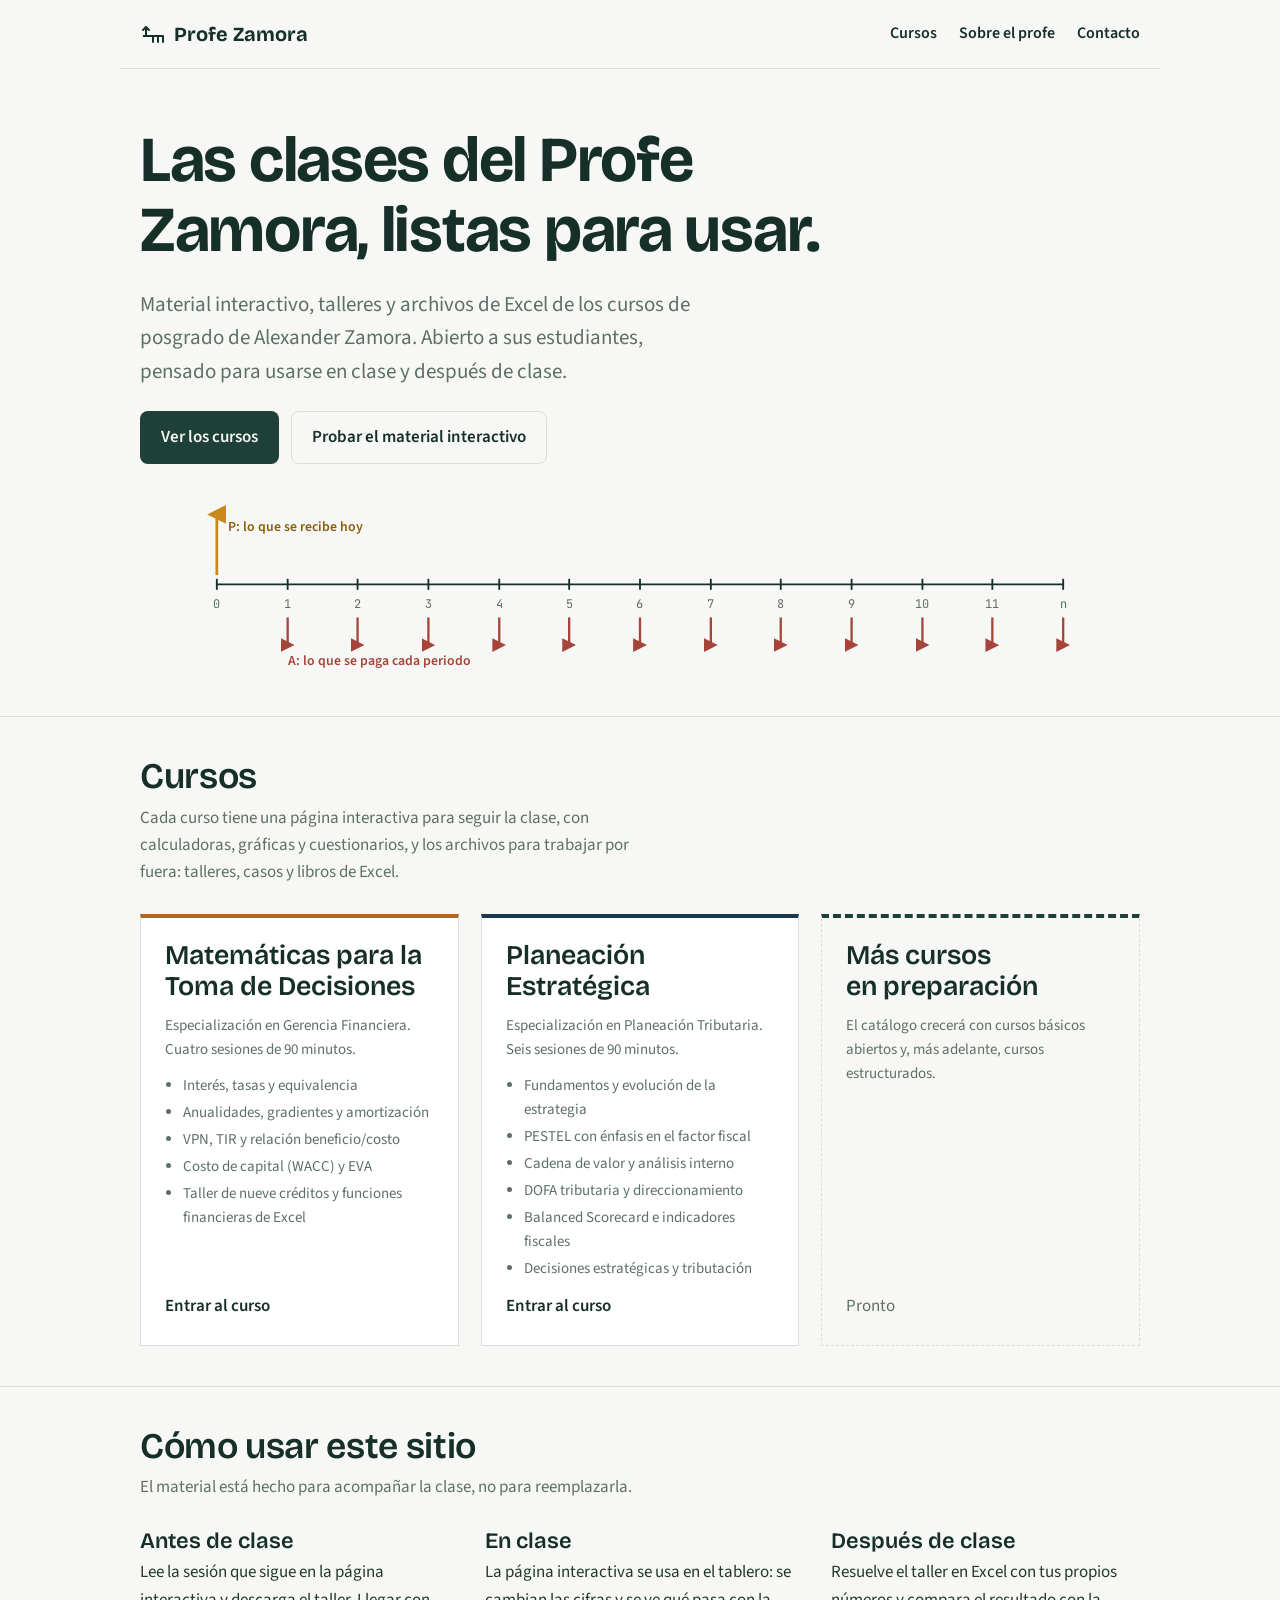
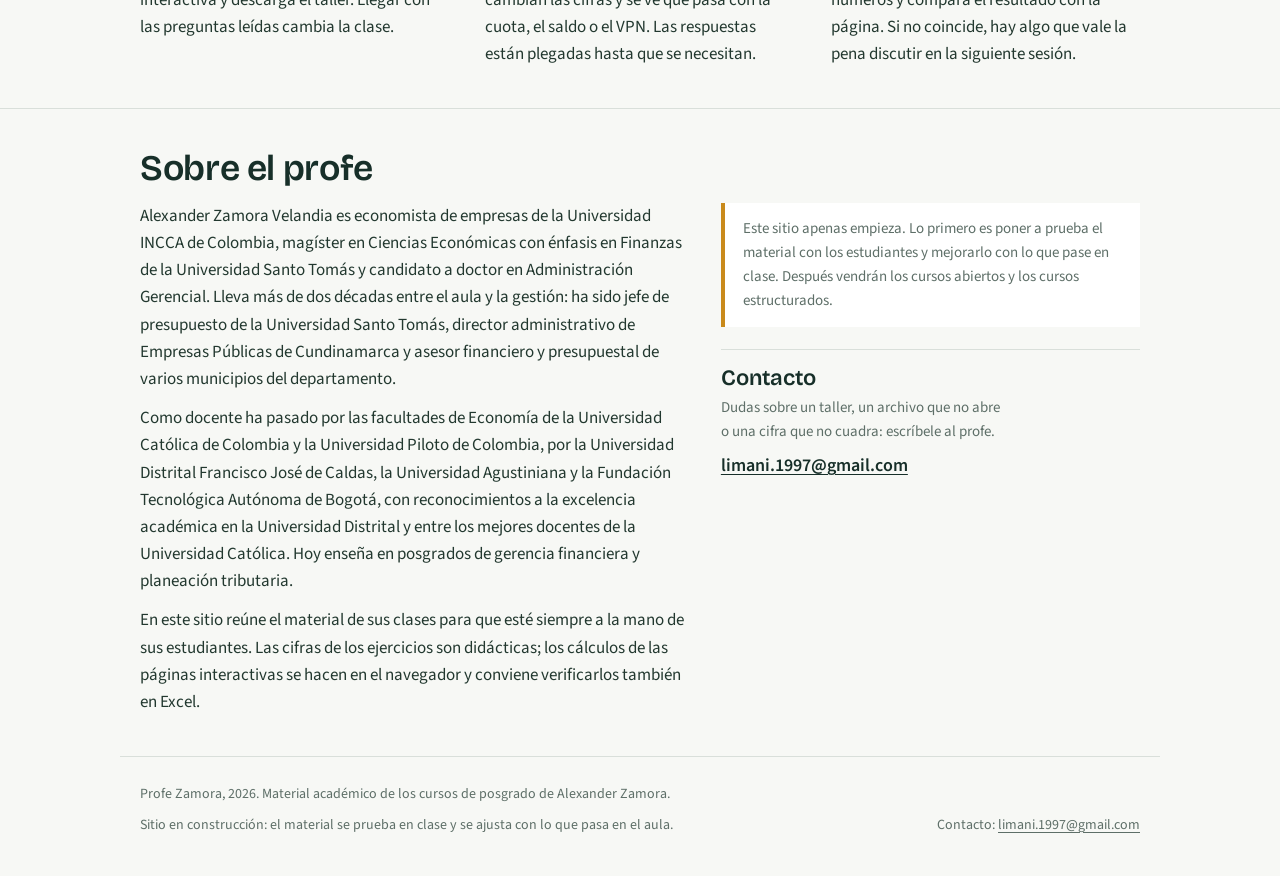
<file: index.html>
<!doctype html>
<html lang="es">
<head>
<meta charset="utf-8">
<meta name="viewport" content="width=device-width,initial-scale=1">
<title>Profe Zamora</title>
<meta name="description" content="Material de los cursos de posgrado de Alexander Zamora: Matemáticas para la Toma de Decisiones y Planeación Estratégica.">
<link rel="icon" href="assets/favicon.svg" type="image/svg+xml">
<link rel="preconnect" href="https://fonts.googleapis.com">
<link rel="preconnect" href="https://fonts.gstatic.com" crossorigin>
<link rel="stylesheet" href="https://fonts.googleapis.com/css2?family=Bricolage+Grotesque:opsz,wght@12..96,600;12..96,700&family=Source+Sans+3:ital,wght@0,400;0,600;0,700;1,400&family=JetBrains+Mono:wght@400;600&display=swap">
<link rel="stylesheet" href="assets/site.css">
</head>
<body>
<header class="wrap top"><a class="logo" href="index.html"><svg viewBox="0 0 26 26" aria-hidden="true"><path d="M3 15h20" stroke="currentColor" stroke-width="2" fill="none"/><path d="M6 15V6l-3 3m3-3 3 3" stroke="currentColor" stroke-width="2" fill="none" stroke-linecap="round" stroke-linejoin="round"/><path d="M13 15v6m5-6v6m5-6v6" stroke="currentColor" stroke-width="2" stroke-linecap="round"/></svg>Profe Zamora</a><nav><a href="index.html#cursos">Cursos</a><a href="index.html#profe">Sobre el profe</a><a href="index.html#contacto">Contacto</a></nav></header>
<main>
<div class="wrap hero">
  <h1>Las clases del Profe Zamora, listas para usar.</h1>
  <p class="lead">Material interactivo, talleres y archivos de Excel de los cursos de posgrado de Alexander Zamora. Abierto a sus estudiantes, pensado para usarse en clase y después de clase.</p>
  <div class="actions"><a class="btn" href="#cursos">Ver los cursos</a><a class="btn secondary" href="cursos/matematicas/interactivo.html">Probar el material interactivo</a></div>
</div>
<div class="wrap"><figure class="timeline" aria-label="Diagrama de flujo de caja: un ingreso en el momento cero y pagos iguales en cada periodo"><svg viewBox="0 0 1000 196" role="img"><defs>
<marker id="up" viewBox="0 0 10 10" refX="5" refY="5" markerWidth="7" markerHeight="7" orient="auto-start-reverse"><path d="M0 10 L5 0 L10 10 Z" fill="var(--amber)"/></marker>
<marker id="down" viewBox="0 0 10 10" refX="5" refY="5" markerWidth="6" markerHeight="6" orient="auto-start-reverse"><path d="M0 10 L5 0 L10 10 Z" fill="var(--rust)"/></marker>
</defs><line x1="40" y1="96" x2="960" y2="96" stroke="var(--ink)" stroke-width="2"/><line x1="40" y1="90" x2="40" y2="102" stroke="var(--ink)" stroke-width="2"/><text x="40" y="122" text-anchor="middle">0</text><line x1="117" y1="90" x2="117" y2="102" stroke="var(--ink)" stroke-width="2"/><text x="117" y="122" text-anchor="middle">1</text><line x1="117" y1="132" x2="117" y2="162" stroke="var(--rust)" stroke-width="2.5" marker-end="url(#down)"/><line x1="193" y1="90" x2="193" y2="102" stroke="var(--ink)" stroke-width="2"/><text x="193" y="122" text-anchor="middle">2</text><line x1="193" y1="132" x2="193" y2="162" stroke="var(--rust)" stroke-width="2.5" marker-end="url(#down)"/><line x1="270" y1="90" x2="270" y2="102" stroke="var(--ink)" stroke-width="2"/><text x="270" y="122" text-anchor="middle">3</text><line x1="270" y1="132" x2="270" y2="162" stroke="var(--rust)" stroke-width="2.5" marker-end="url(#down)"/><line x1="347" y1="90" x2="347" y2="102" stroke="var(--ink)" stroke-width="2"/><text x="347" y="122" text-anchor="middle">4</text><line x1="347" y1="132" x2="347" y2="162" stroke="var(--rust)" stroke-width="2.5" marker-end="url(#down)"/><line x1="423" y1="90" x2="423" y2="102" stroke="var(--ink)" stroke-width="2"/><text x="423" y="122" text-anchor="middle">5</text><line x1="423" y1="132" x2="423" y2="162" stroke="var(--rust)" stroke-width="2.5" marker-end="url(#down)"/><line x1="500" y1="90" x2="500" y2="102" stroke="var(--ink)" stroke-width="2"/><text x="500" y="122" text-anchor="middle">6</text><line x1="500" y1="132" x2="500" y2="162" stroke="var(--rust)" stroke-width="2.5" marker-end="url(#down)"/><line x1="577" y1="90" x2="577" y2="102" stroke="var(--ink)" stroke-width="2"/><text x="577" y="122" text-anchor="middle">7</text><line x1="577" y1="132" x2="577" y2="162" stroke="var(--rust)" stroke-width="2.5" marker-end="url(#down)"/><line x1="653" y1="90" x2="653" y2="102" stroke="var(--ink)" stroke-width="2"/><text x="653" y="122" text-anchor="middle">8</text><line x1="653" y1="132" x2="653" y2="162" stroke="var(--rust)" stroke-width="2.5" marker-end="url(#down)"/><line x1="730" y1="90" x2="730" y2="102" stroke="var(--ink)" stroke-width="2"/><text x="730" y="122" text-anchor="middle">9</text><line x1="730" y1="132" x2="730" y2="162" stroke="var(--rust)" stroke-width="2.5" marker-end="url(#down)"/><line x1="807" y1="90" x2="807" y2="102" stroke="var(--ink)" stroke-width="2"/><text x="807" y="122" text-anchor="middle">10</text><line x1="807" y1="132" x2="807" y2="162" stroke="var(--rust)" stroke-width="2.5" marker-end="url(#down)"/><line x1="883" y1="90" x2="883" y2="102" stroke="var(--ink)" stroke-width="2"/><text x="883" y="122" text-anchor="middle">11</text><line x1="883" y1="132" x2="883" y2="162" stroke="var(--rust)" stroke-width="2.5" marker-end="url(#down)"/><line x1="960" y1="90" x2="960" y2="102" stroke="var(--ink)" stroke-width="2"/><text x="960" y="122" text-anchor="middle">n</text><line x1="960" y1="132" x2="960" y2="162" stroke="var(--rust)" stroke-width="2.5" marker-end="url(#down)"/><line x1="40" y1="86" x2="40" y2="20" stroke="var(--amber)" stroke-width="3" marker-end="url(#up)"/><text x="52" y="38" class="cap" style="fill:var(--amber-ink);font-weight:600">P: lo que se recibe hoy</text><text x="117" y="184" class="cap" style="fill:var(--rust);font-weight:600">A: lo que se paga cada periodo</text></svg></figure></div>

<section id="cursos"><div class="wrap">
  <h2>Cursos</h2>
  <p class="intro">Cada curso tiene una página interactiva para seguir la clase, con calculadoras, gráficas y cuestionarios, y los archivos para trabajar por fuera: talleres, casos y libros de Excel.</p>
  <div class="courses">
    <a class="course" href="cursos/matematicas/index.html" style="--c:#b5651d">
      <h3>Matemáticas para la Toma de Decisiones</h3>
      <p class="prog">Especialización en Gerencia Financiera. Cuatro sesiones de 90 minutos.</p>
      <ul><li>Interés, tasas y equivalencia</li><li>Anualidades, gradientes y amortización</li><li>VPN, TIR y relación beneficio/costo</li><li>Costo de capital (WACC) y EVA</li><li>Taller de nueve créditos y funciones financieras de Excel</li></ul>
      <p class="go">Entrar al curso</p>
    </a>
    <a class="course" href="cursos/planeacion/index.html" style="--c:#1b3a4b">
      <h3>Planeación Estratégica</h3>
      <p class="prog">Especialización en Planeación Tributaria. Seis sesiones de 90 minutos.</p>
      <ul><li>Fundamentos y evolución de la estrategia</li><li>PESTEL con énfasis en el factor fiscal</li><li>Cadena de valor y análisis interno</li><li>DOFA tributaria y direccionamiento</li><li>Balanced Scorecard e indicadores fiscales</li><li>Decisiones estratégicas y tributación</li></ul>
      <p class="go">Entrar al curso</p>
    </a>
    <div class="course soon">
      <h3>Más cursos en preparación</h3>
      <p class="prog">El catálogo crecerá con cursos básicos abiertos y, más adelante, cursos estructurados.</p>
      <p class="go">Pronto</p>
    </div>
  </div>
</div></section>

<section><div class="wrap">
  <h2>Cómo usar este sitio</h2>
  <p class="intro">El material está hecho para acompañar la clase, no para reemplazarla.</p>
  <div class="cols">
    <div><h3>Antes de clase</h3><p>Lee la sesión que sigue en la página interactiva y descarga el taller. Llegar con las preguntas leídas cambia la clase.</p></div>
    <div><h3>En clase</h3><p>La página interactiva se usa en el tablero: se cambian las cifras y se ve qué pasa con la cuota, el saldo o el VPN. Las respuestas están plegadas hasta que se necesitan.</p></div>
    <div><h3>Después de clase</h3><p>Resuelve el taller en Excel con tus propios números y compara el resultado con la página. Si no coincide, hay algo que vale la pena discutir en la siguiente sesión.</p></div>
  </div>
</div></section>

<section id="profe"><div class="wrap">
  <h2>Sobre el profe</h2>
  <div class="about" style="margin-top:14px">
    <div>
      <p>Alexander Zamora Velandia es economista de empresas de la Universidad INCCA de Colombia, magíster en Ciencias Económicas con énfasis en Finanzas de la Universidad Santo Tomás y candidato a doctor en Administración Gerencial. Lleva más de dos décadas entre el aula y la gestión: ha sido jefe de presupuesto de la Universidad Santo Tomás, director administrativo de Empresas Públicas de Cundinamarca y asesor financiero y presupuestal de varios municipios del departamento.</p>
      <p>Como docente ha pasado por las facultades de Economía de la Universidad Católica de Colombia y la Universidad Piloto de Colombia, por la Universidad Distrital Francisco José de Caldas, la Universidad Agustiniana y la Fundación Tecnológica Autónoma de Bogotá, con reconocimientos a la excelencia académica en la Universidad Distrital y entre los mejores docentes de la Universidad Católica. Hoy enseña en posgrados de gerencia financiera y planeación tributaria.</p>
      <p>En este sitio reúne el material de sus clases para que esté siempre a la mano de sus estudiantes. Las cifras de los ejercicios son didácticas; los cálculos de las páginas interactivas se hacen en el navegador y conviene verificarlos también en Excel.</p>
    </div>
    <div>
      <p class="note">Este sitio apenas empieza. Lo primero es poner a prueba el material con los estudiantes y mejorarlo con lo que pase en clase. Después vendrán los cursos abiertos y los cursos estructurados.</p>
      <div id="contacto" class="contact">
        <h3>Contacto</h3>
        <p>Dudas sobre un taller, un archivo que no abre o una cifra que no cuadra: escríbele al profe.</p>
        <p class="mail"><a href="mailto:limani.1997@gmail.com">limani.1997@gmail.com</a></p>
      </div>
    </div>
  </div>
</div></section>
</main>
<footer class="wrap"><span>Profe Zamora, 2026. Material académico de los cursos de posgrado de Alexander Zamora.</span><span>Sitio en construcción: el material se prueba en clase y se ajusta con lo que pasa en el aula.</span><span>Contacto: <a href="mailto:limani.1997@gmail.com">limani.1997@gmail.com</a></span></footer>
</body>
</html>
</file>
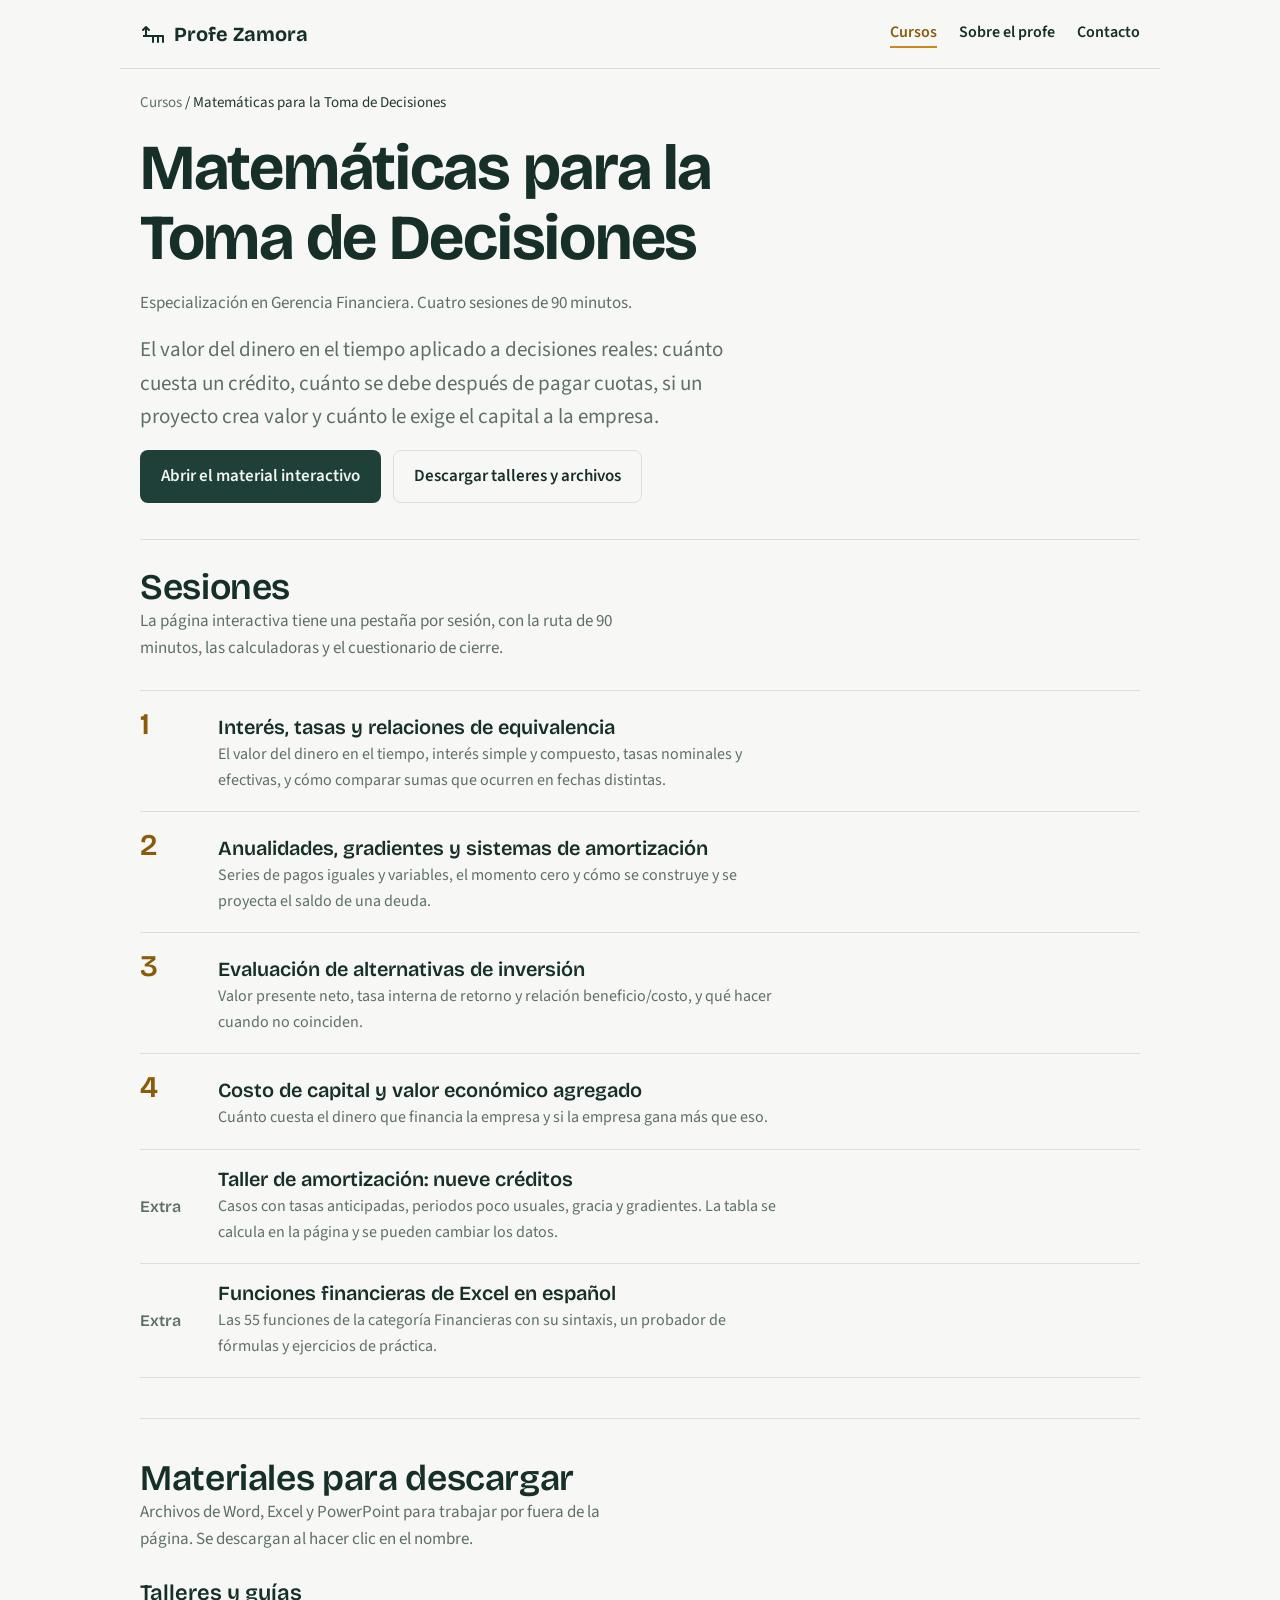
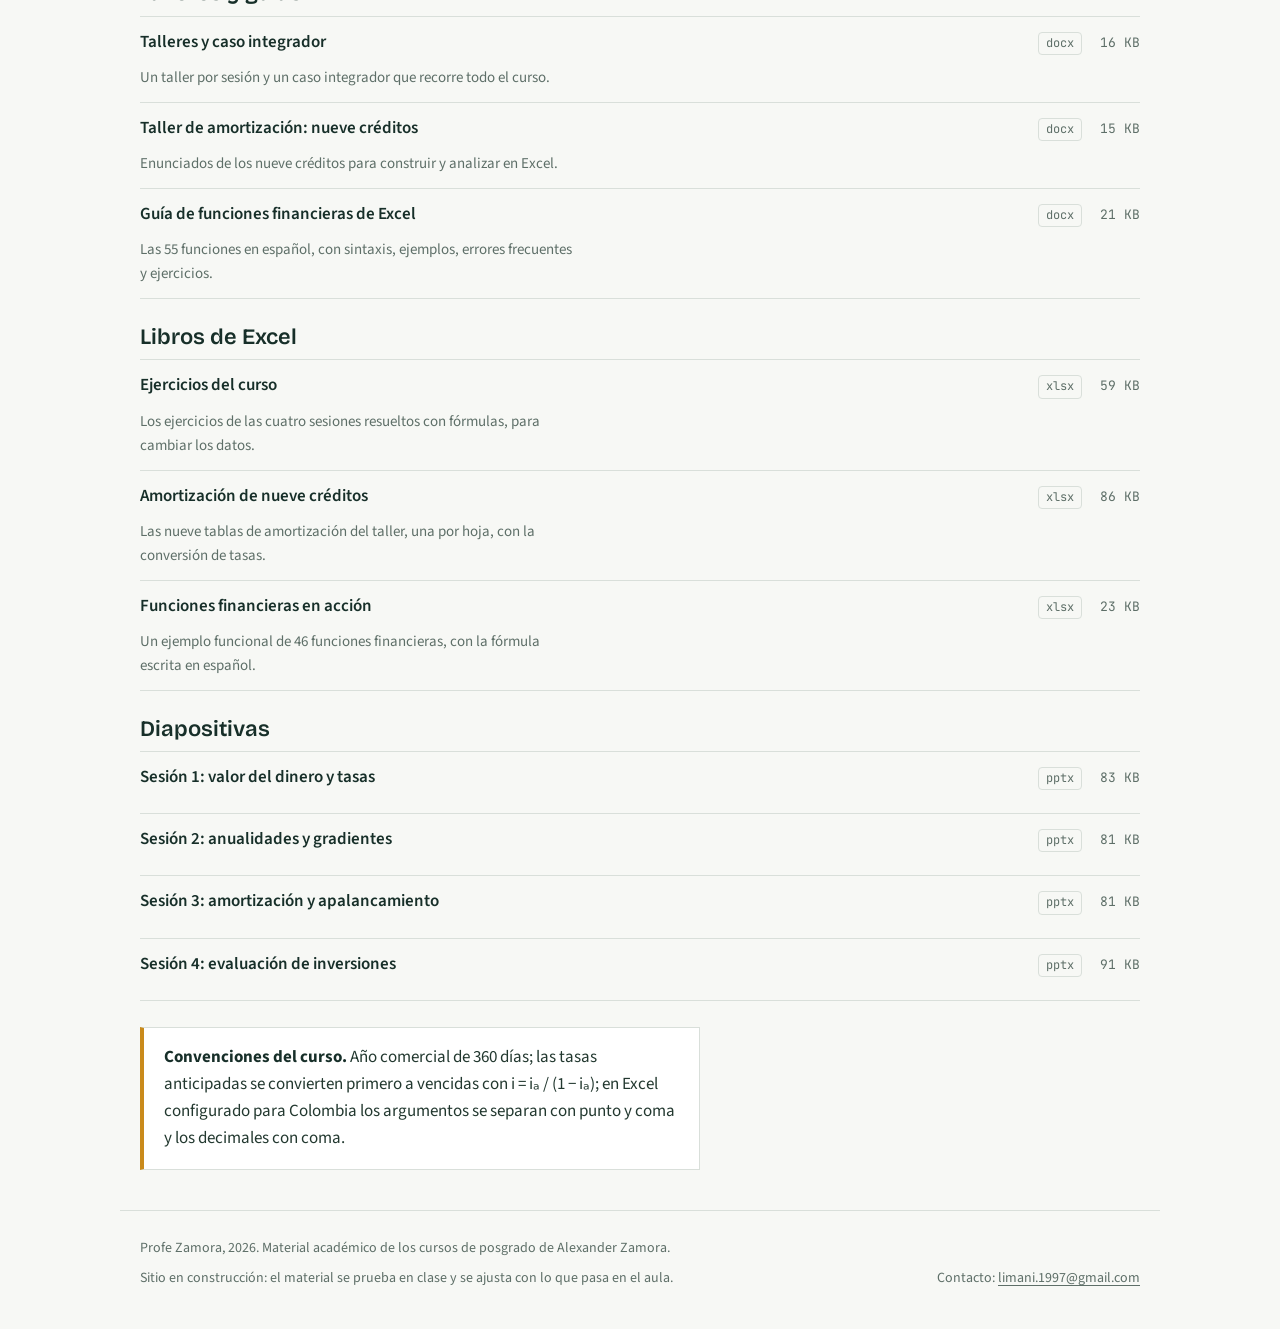
<file: cursos/matematicas/index.html>
<!doctype html>
<html lang="es">
<head>
<meta charset="utf-8">
<meta name="viewport" content="width=device-width,initial-scale=1">
<title>Matemáticas para la Toma de Decisiones | Profe Zamora</title>
<meta name="description" content="Curso de posgrado de matemáticas financieras: interés y tasas, anualidades y amortización, VPN y TIR, WACC y EVA. Material interactivo, talleres y Excel.">
<link rel="icon" href="../../assets/favicon.svg" type="image/svg+xml">
<link rel="preconnect" href="https://fonts.googleapis.com">
<link rel="preconnect" href="https://fonts.gstatic.com" crossorigin>
<link rel="stylesheet" href="https://fonts.googleapis.com/css2?family=Bricolage+Grotesque:opsz,wght@12..96,600;12..96,700&family=Source+Sans+3:ital,wght@0,400;0,600;0,700;1,400&family=JetBrains+Mono:wght@400;600&display=swap">
<link rel="stylesheet" href="../../assets/site.css">
</head>
<body>
<header class="wrap top"><a class="logo" href="../../index.html"><svg viewBox="0 0 26 26" aria-hidden="true"><path d="M3 15h20" stroke="currentColor" stroke-width="2" fill="none"/><path d="M6 15V6l-3 3m3-3 3 3" stroke="currentColor" stroke-width="2" fill="none" stroke-linecap="round" stroke-linejoin="round"/><path d="M13 15v6m5-6v6m5-6v6" stroke="currentColor" stroke-width="2" stroke-linecap="round"/></svg>Profe Zamora</a><nav><a href="../../index.html#cursos" aria-current="page">Cursos</a><a href="../../index.html#profe">Sobre el profe</a><a href="../../index.html#contacto">Contacto</a></nav></header>
<main class="wrap">
<p class="crumb"><a href="../../index.html#cursos">Cursos</a> / Matemáticas para la Toma de Decisiones</p>
<div class="course-head">
  <h1>Matemáticas para la Toma de Decisiones</h1>
  <p class="prog">Especialización en Gerencia Financiera. Cuatro sesiones de 90 minutos.</p>
  <p class="lead">El valor del dinero en el tiempo aplicado a decisiones reales: cuánto cuesta un crédito, cuánto se debe después de pagar cuotas, si un proyecto crea valor y cuánto le exige el capital a la empresa.</p>
  <div class="actions"><a class="btn" href="interactivo.html">Abrir el material interactivo</a><a class="btn secondary" href="#materiales">Descargar talleres y archivos</a></div>
</div>
<section style="padding-top:28px"><h2>Sesiones</h2><p class="intro">La página interactiva tiene una pestaña por sesión, con la ruta de 90 minutos, las calculadoras y el cuestionario de cierre.</p><ol class="sessions"><li><span class="n">1</span><div><h3>Interés, tasas y relaciones de equivalencia</h3><p>El valor del dinero en el tiempo, interés simple y compuesto, tasas nominales y efectivas, y cómo comparar sumas que ocurren en fechas distintas.</p></div></li><li><span class="n">2</span><div><h3>Anualidades, gradientes y sistemas de amortización</h3><p>Series de pagos iguales y variables, el momento cero y cómo se construye y se proyecta el saldo de una deuda.</p></div></li><li><span class="n">3</span><div><h3>Evaluación de alternativas de inversión</h3><p>Valor presente neto, tasa interna de retorno y relación beneficio/costo, y qué hacer cuando no coinciden.</p></div></li><li><span class="n">4</span><div><h3>Costo de capital y valor económico agregado</h3><p>Cuánto cuesta el dinero que financia la empresa y si la empresa gana más que eso.</p></div></li><li><span class="n extra">Extra</span><div><h3>Taller de amortización: nueve créditos</h3><p>Casos con tasas anticipadas, periodos poco usuales, gracia y gradientes. La tabla se calcula en la página y se pueden cambiar los datos.</p></div></li><li><span class="n extra">Extra</span><div><h3>Funciones financieras de Excel en español</h3><p>Las 55 funciones de la categoría Financieras con su sintaxis, un probador de fórmulas y ejercicios de práctica.</p></div></li></ol></section>
<section id="materiales"><h2>Materiales para descargar</h2><p class="intro">Archivos de Word, Excel y PowerPoint para trabajar por fuera de la página. Se descargan al hacer clic en el nombre.</p><h3 style="margin:26px 0 10px">Talleres y guías</h3><ul class="files"><li><a href="materiales/Talleres_y_Caso_Integrador_Matematicas.docx" download>Talleres y caso integrador</a><span class="kind">docx</span><span class="size">16 KB</span><span class="desc">Un taller por sesión y un caso integrador que recorre todo el curso.</span></li><li><a href="materiales/Taller_Amortizacion_Nueve_Creditos.docx" download>Taller de amortización: nueve créditos</a><span class="kind">docx</span><span class="size">15 KB</span><span class="desc">Enunciados de los nueve créditos para construir y analizar en Excel.</span></li><li><a href="materiales/Guia_Funciones_Financieras_Excel.docx" download>Guía de funciones financieras de Excel</a><span class="kind">docx</span><span class="size">21 KB</span><span class="desc">Las 55 funciones en español, con sintaxis, ejemplos, errores frecuentes y ejercicios.</span></li></ul><h3 style="margin:26px 0 10px">Libros de Excel</h3><ul class="files"><li><a href="materiales/Ejercicios_Matematicas_Toma_Decisiones.xlsx" download>Ejercicios del curso</a><span class="kind">xlsx</span><span class="size">59 KB</span><span class="desc">Los ejercicios de las cuatro sesiones resueltos con fórmulas, para cambiar los datos.</span></li><li><a href="materiales/Amortizacion_Nueve_Creditos_Ajustado.xlsx" download>Amortización de nueve créditos</a><span class="kind">xlsx</span><span class="size">86 KB</span><span class="desc">Las nueve tablas de amortización del taller, una por hoja, con la conversión de tasas.</span></li><li><a href="materiales/Funciones_Financieras_Excel.xlsx" download>Funciones financieras en acción</a><span class="kind">xlsx</span><span class="size">23 KB</span><span class="desc">Un ejemplo funcional de 46 funciones financieras, con la fórmula escrita en español.</span></li></ul><h3 style="margin:26px 0 10px">Diapositivas</h3><ul class="files"><li><a href="materiales/Sesion_1_Valor_del_dinero_y_tasas.pptx" download>Sesión 1: valor del dinero y tasas</a><span class="kind">pptx</span><span class="size">83 KB</span><span class="desc"></span></li><li><a href="materiales/Sesion_2_Anualidades_y_gradientes.pptx" download>Sesión 2: anualidades y gradientes</a><span class="kind">pptx</span><span class="size">81 KB</span><span class="desc"></span></li><li><a href="materiales/Sesion_3_Amortizacion_y_apalancamiento.pptx" download>Sesión 3: amortización y apalancamiento</a><span class="kind">pptx</span><span class="size">81 KB</span><span class="desc"></span></li><li><a href="materiales/Sesion_4_Evaluacion_de_inversiones.pptx" download>Sesión 4: evaluación de inversiones</a><span class="kind">pptx</span><span class="size">91 KB</span><span class="desc"></span></li></ul>
<div class="callout" style="margin-top:26px"><b>Convenciones del curso.</b> Año comercial de 360 días; las tasas anticipadas se convierten primero a vencidas con i = iₐ / (1 − iₐ); en Excel configurado para Colombia los argumentos se separan con punto y coma y los decimales con coma.</div></section>
</main>
<footer class="wrap"><span>Profe Zamora, 2026. Material académico de los cursos de posgrado de Alexander Zamora.</span><span>Sitio en construcción: el material se prueba en clase y se ajusta con lo que pasa en el aula.</span><span>Contacto: <a href="mailto:limani.1997@gmail.com">limani.1997@gmail.com</a></span></footer>
</body>
</html>
</file>
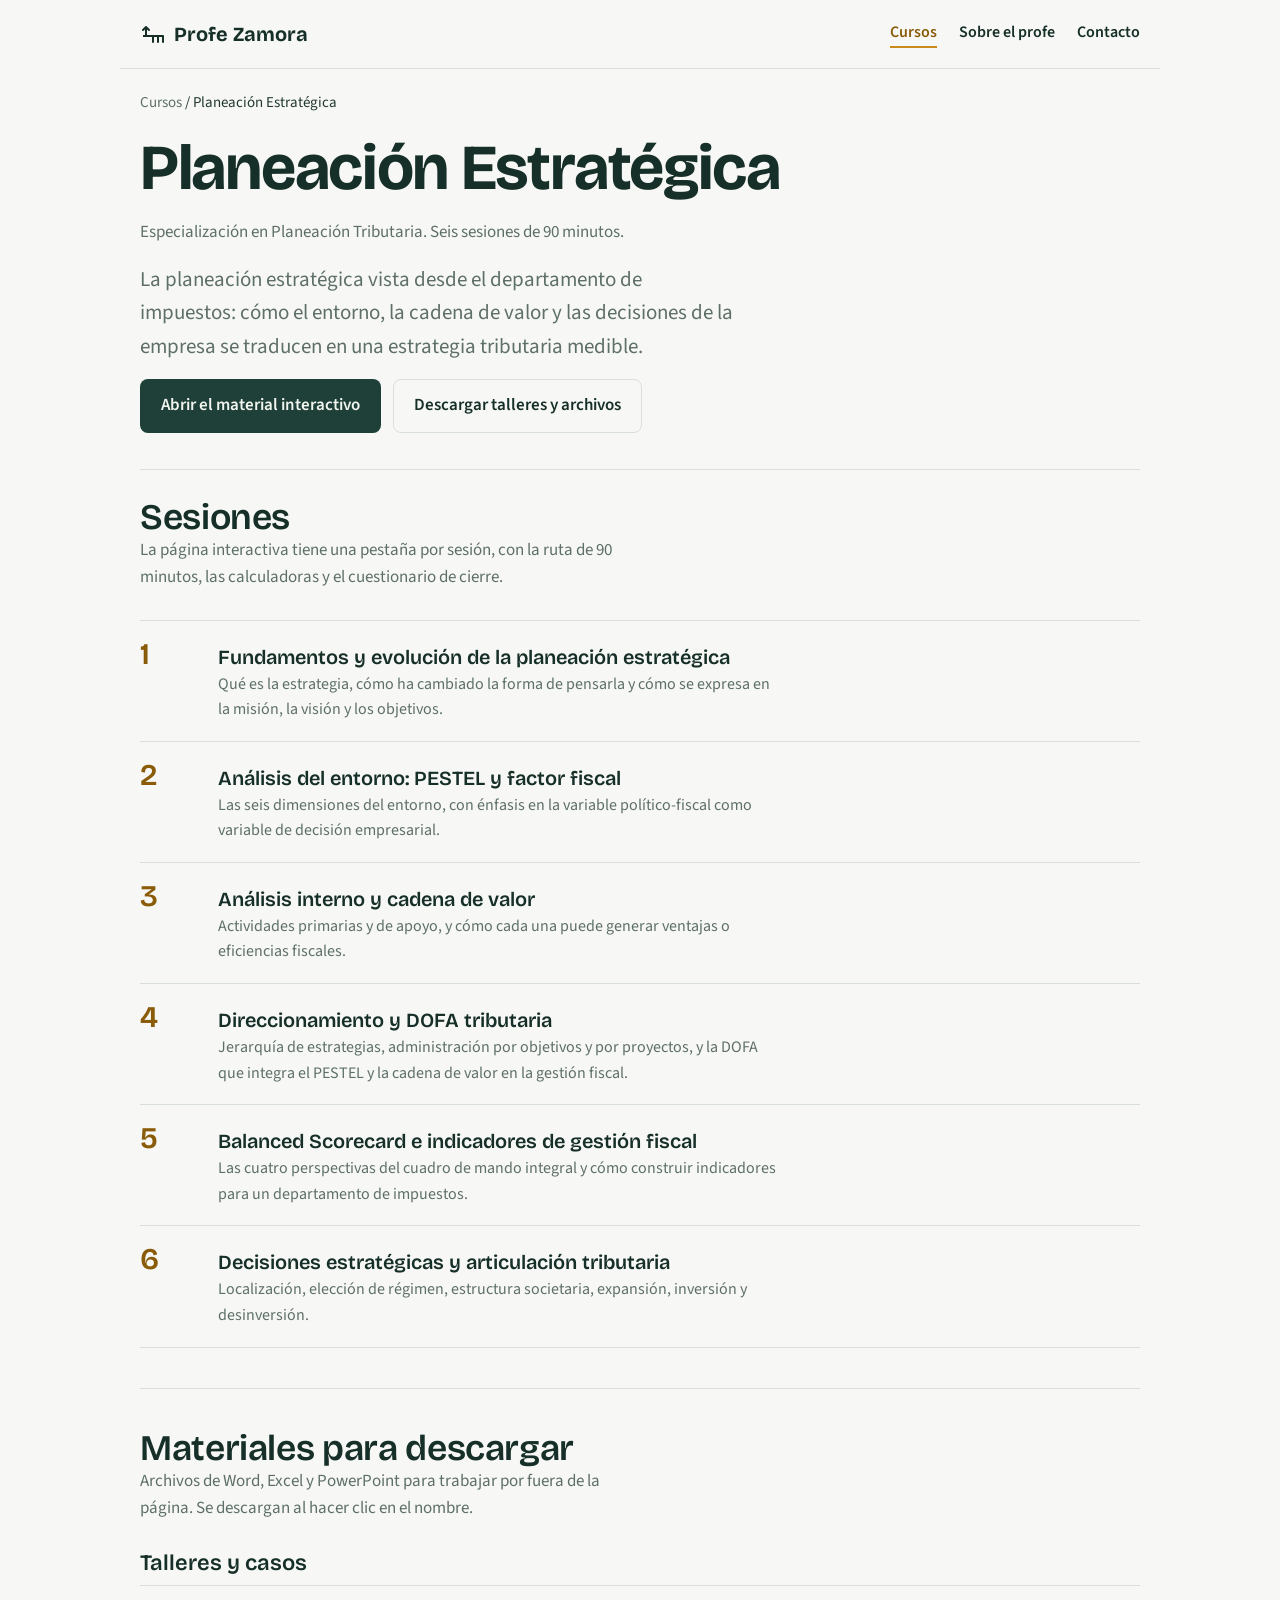
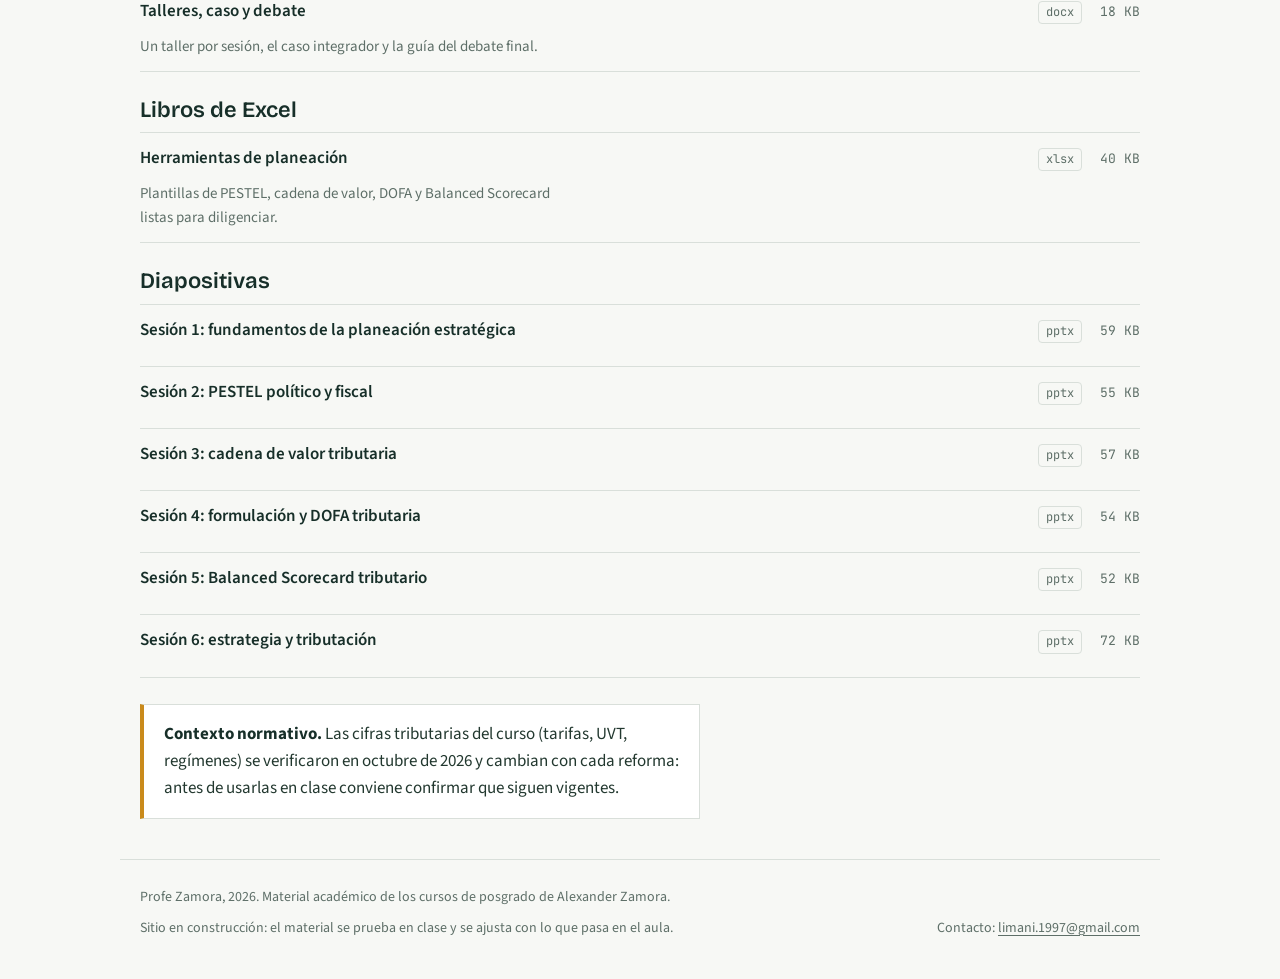
<file: cursos/planeacion/index.html>
<!doctype html>
<html lang="es">
<head>
<meta charset="utf-8">
<meta name="viewport" content="width=device-width,initial-scale=1">
<title>Planeación Estratégica | Profe Zamora</title>
<meta name="description" content="Curso de posgrado de planeación estratégica con enfoque tributario: PESTEL fiscal, cadena de valor, DOFA tributaria, Balanced Scorecard y decisiones estratégicas.">
<link rel="icon" href="../../assets/favicon.svg" type="image/svg+xml">
<link rel="preconnect" href="https://fonts.googleapis.com">
<link rel="preconnect" href="https://fonts.gstatic.com" crossorigin>
<link rel="stylesheet" href="https://fonts.googleapis.com/css2?family=Bricolage+Grotesque:opsz,wght@12..96,600;12..96,700&family=Source+Sans+3:ital,wght@0,400;0,600;0,700;1,400&family=JetBrains+Mono:wght@400;600&display=swap">
<link rel="stylesheet" href="../../assets/site.css">
</head>
<body>
<header class="wrap top"><a class="logo" href="../../index.html"><svg viewBox="0 0 26 26" aria-hidden="true"><path d="M3 15h20" stroke="currentColor" stroke-width="2" fill="none"/><path d="M6 15V6l-3 3m3-3 3 3" stroke="currentColor" stroke-width="2" fill="none" stroke-linecap="round" stroke-linejoin="round"/><path d="M13 15v6m5-6v6m5-6v6" stroke="currentColor" stroke-width="2" stroke-linecap="round"/></svg>Profe Zamora</a><nav><a href="../../index.html#cursos" aria-current="page">Cursos</a><a href="../../index.html#profe">Sobre el profe</a><a href="../../index.html#contacto">Contacto</a></nav></header>
<main class="wrap">
<p class="crumb"><a href="../../index.html#cursos">Cursos</a> / Planeación Estratégica</p>
<div class="course-head">
  <h1>Planeación Estratégica</h1>
  <p class="prog">Especialización en Planeación Tributaria. Seis sesiones de 90 minutos.</p>
  <p class="lead">La planeación estratégica vista desde el departamento de impuestos: cómo el entorno, la cadena de valor y las decisiones de la empresa se traducen en una estrategia tributaria medible.</p>
  <div class="actions"><a class="btn" href="interactivo.html">Abrir el material interactivo</a><a class="btn secondary" href="#materiales">Descargar talleres y archivos</a></div>
</div>
<section style="padding-top:28px"><h2>Sesiones</h2><p class="intro">La página interactiva tiene una pestaña por sesión, con la ruta de 90 minutos, las calculadoras y el cuestionario de cierre.</p><ol class="sessions"><li><span class="n">1</span><div><h3>Fundamentos y evolución de la planeación estratégica</h3><p>Qué es la estrategia, cómo ha cambiado la forma de pensarla y cómo se expresa en la misión, la visión y los objetivos.</p></div></li><li><span class="n">2</span><div><h3>Análisis del entorno: PESTEL y factor fiscal</h3><p>Las seis dimensiones del entorno, con énfasis en la variable político-fiscal como variable de decisión empresarial.</p></div></li><li><span class="n">3</span><div><h3>Análisis interno y cadena de valor</h3><p>Actividades primarias y de apoyo, y cómo cada una puede generar ventajas o eficiencias fiscales.</p></div></li><li><span class="n">4</span><div><h3>Direccionamiento y DOFA tributaria</h3><p>Jerarquía de estrategias, administración por objetivos y por proyectos, y la DOFA que integra el PESTEL y la cadena de valor en la gestión fiscal.</p></div></li><li><span class="n">5</span><div><h3>Balanced Scorecard e indicadores de gestión fiscal</h3><p>Las cuatro perspectivas del cuadro de mando integral y cómo construir indicadores para un departamento de impuestos.</p></div></li><li><span class="n">6</span><div><h3>Decisiones estratégicas y articulación tributaria</h3><p>Localización, elección de régimen, estructura societaria, expansión, inversión y desinversión.</p></div></li></ol></section>
<section id="materiales"><h2>Materiales para descargar</h2><p class="intro">Archivos de Word, Excel y PowerPoint para trabajar por fuera de la página. Se descargan al hacer clic en el nombre.</p><h3 style="margin:26px 0 10px">Talleres y casos</h3><ul class="files"><li><a href="materiales/Talleres_Caso_y_Debate_Planeacion.docx" download>Talleres, caso y debate</a><span class="kind">docx</span><span class="size">18 KB</span><span class="desc">Un taller por sesión, el caso integrador y la guía del debate final.</span></li></ul><h3 style="margin:26px 0 10px">Libros de Excel</h3><ul class="files"><li><a href="materiales/Herramientas_Planeacion_Estrategica.xlsx" download>Herramientas de planeación</a><span class="kind">xlsx</span><span class="size">40 KB</span><span class="desc">Plantillas de PESTEL, cadena de valor, DOFA y Balanced Scorecard listas para diligenciar.</span></li></ul><h3 style="margin:26px 0 10px">Diapositivas</h3><ul class="files"><li><a href="materiales/Sesion_1_Fundamentos_planeacion_estrategica.pptx" download>Sesión 1: fundamentos de la planeación estratégica</a><span class="kind">pptx</span><span class="size">59 KB</span><span class="desc"></span></li><li><a href="materiales/Sesion_2_PESTEL_politico_fiscal.pptx" download>Sesión 2: PESTEL político y fiscal</a><span class="kind">pptx</span><span class="size">55 KB</span><span class="desc"></span></li><li><a href="materiales/Sesion_3_Cadena_de_valor_tributaria.pptx" download>Sesión 3: cadena de valor tributaria</a><span class="kind">pptx</span><span class="size">57 KB</span><span class="desc"></span></li><li><a href="materiales/Sesion_4_Formulacion_y_DOFA_tributaria.pptx" download>Sesión 4: formulación y DOFA tributaria</a><span class="kind">pptx</span><span class="size">54 KB</span><span class="desc"></span></li><li><a href="materiales/Sesion_5_BSC_tributario.pptx" download>Sesión 5: Balanced Scorecard tributario</a><span class="kind">pptx</span><span class="size">52 KB</span><span class="desc"></span></li><li><a href="materiales/Sesion_6_Estrategia_y_tributacion.pptx" download>Sesión 6: estrategia y tributación</a><span class="kind">pptx</span><span class="size">72 KB</span><span class="desc"></span></li></ul>
<div class="callout" style="margin-top:26px"><b>Contexto normativo.</b> Las cifras tributarias del curso (tarifas, UVT, regímenes) se verificaron en octubre de 2026 y cambian con cada reforma: antes de usarlas en clase conviene confirmar que siguen vigentes.</div></section>
</main>
<footer class="wrap"><span>Profe Zamora, 2026. Material académico de los cursos de posgrado de Alexander Zamora.</span><span>Sitio en construcción: el material se prueba en clase y se ajusta con lo que pasa en el aula.</span><span>Contacto: <a href="mailto:limani.1997@gmail.com">limani.1997@gmail.com</a></span></footer>
</body>
</html>
</file>
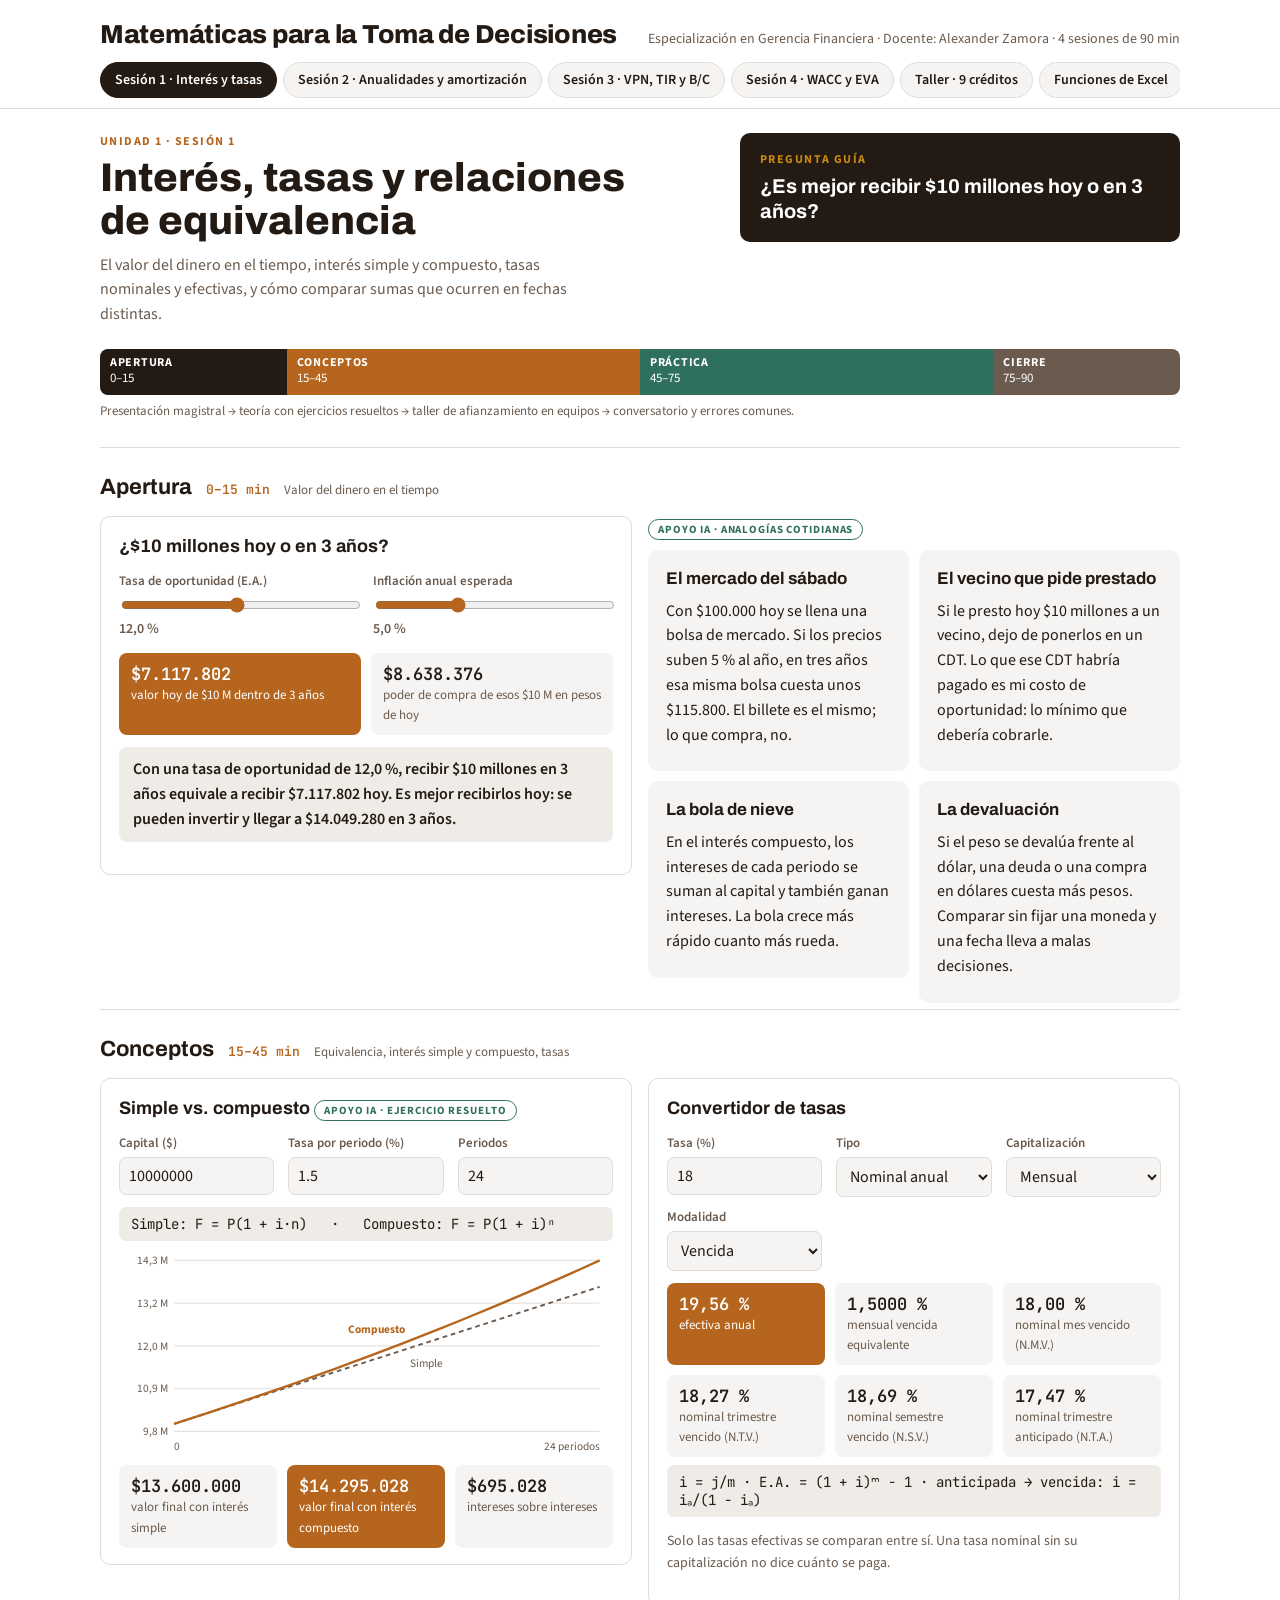
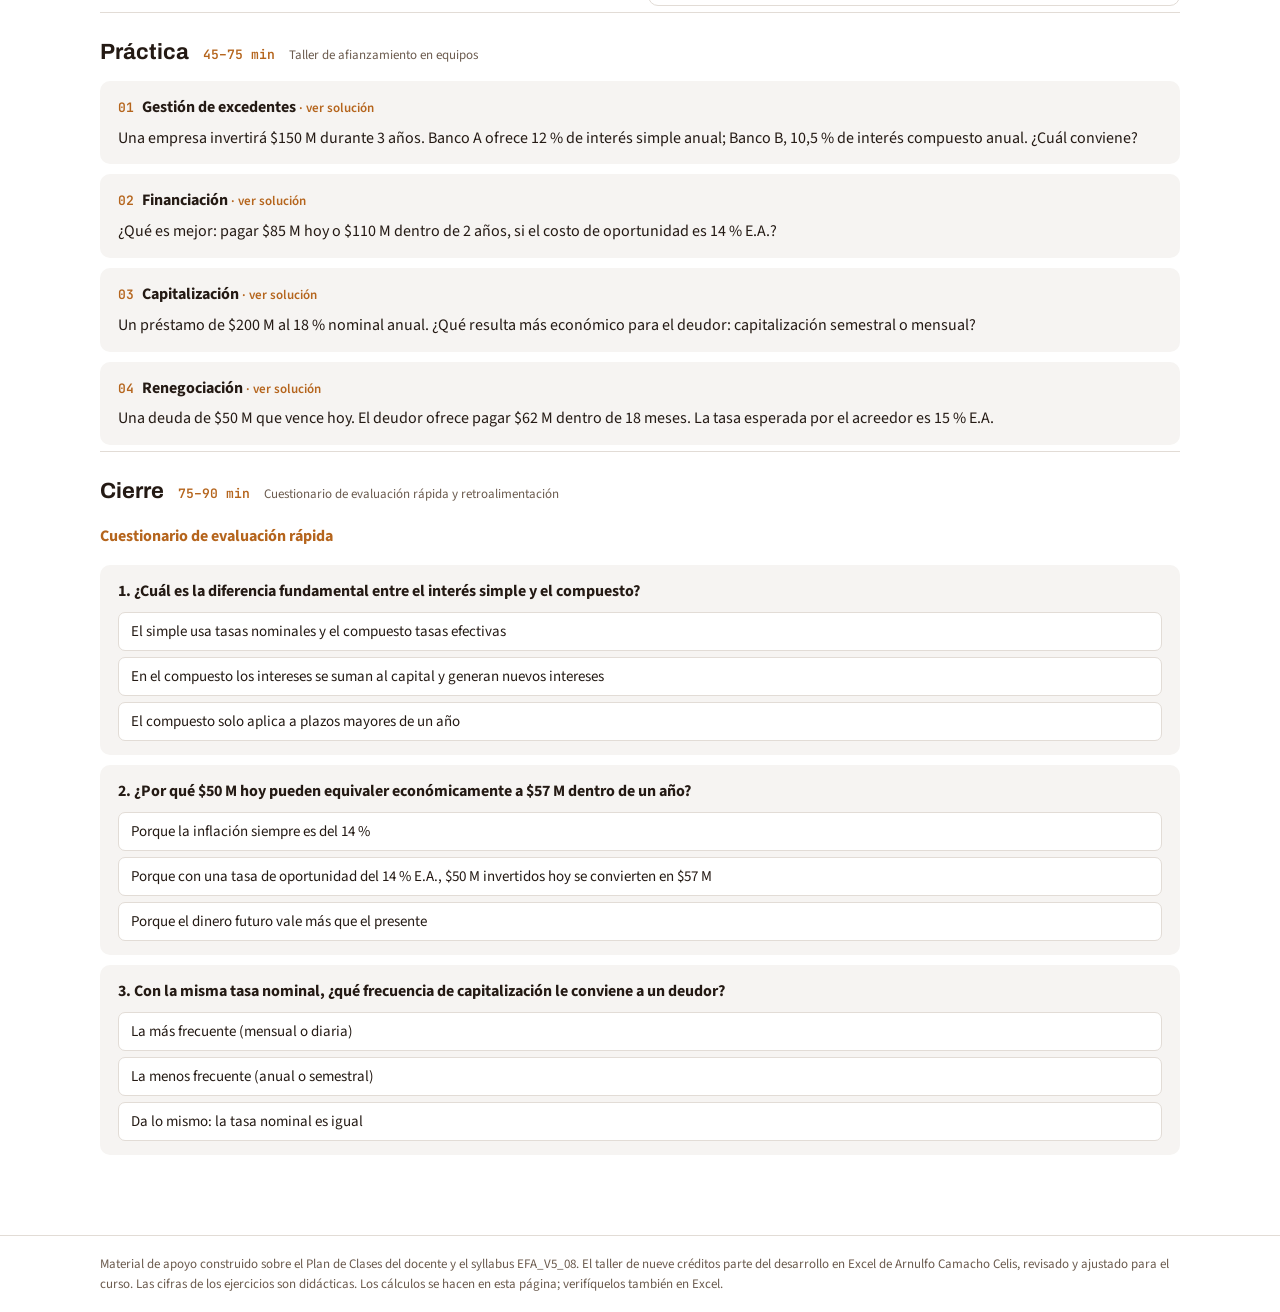
<file: cursos/matematicas/interactivo.html>
<!doctype html>
<html lang="es">
<head>
<meta charset="utf-8">
<meta name="viewport" content="width=device-width,initial-scale=1,viewport-fit=cover">
<style>body{margin:0}img{max-width:100%}[hidden]{display:none!important}</style>
<title>Matemáticas para Decidir</title>
<link rel="preconnect" href="https://fonts.googleapis.com">
<link rel="preconnect" href="https://fonts.gstatic.com" crossorigin>
<link rel="stylesheet" href="https://fonts.googleapis.com/css2?family=Archivo:wght@500;700;800&family=Source+Sans+3:ital,wght@0,400;0,600;0,700;1,400&family=JetBrains+Mono:wght@400;600&display=swap">
<style>
/* Layout: cabecera fija con pestañas por sesión; cada sesión = ruta de 90 min + bloques Apertura/Conceptos/Práctica/Cierre */
:root{
  --bg:#ffffff; --panel:#f6f4f2; --panel2:#efebe7; --line:#e2dcd6; --ink:#241a14; --muted:#6b5b4e;
  --copper:#b5651d; --green:#2f6f5e; --red:#8c2f39; --amber:#c98a12; --onaccent:#ffffff;
  --display:"Archivo","Arial Narrow",Arial,sans-serif; --body:"Source Sans 3","Segoe UI",Arial,sans-serif; --mono:"JetBrains Mono",Consolas,monospace;
  --r:10px;
}
@media (prefers-color-scheme: dark){:root:not([data-theme="light"]){--bg:#15100d;--panel:#211a15;--panel2:#2a211b;--line:#3a2f27;--ink:#f1e9e2;--muted:#b9a99b;--copper:#e08a3c;--green:#62b39d;--red:#e07a84;--amber:#e6b04a;--onaccent:#15100d;color-scheme:dark}}
:root[data-theme="dark"]{--bg:#15100d;--panel:#211a15;--panel2:#2a211b;--line:#3a2f27;--ink:#f1e9e2;--muted:#b9a99b;--copper:#e08a3c;--green:#62b39d;--red:#e07a84;--amber:#e6b04a;--onaccent:#15100d;color-scheme:dark}
*{box-sizing:border-box}
body{background:var(--bg);color:var(--ink);font-family:var(--body);font-size:16px;line-height:1.55}
.wrap{max-width:1120px;margin:0 auto;padding-inline:20px}
header.top{position:sticky;top:env(safe-area-inset-top,0px);z-index:10;background:var(--bg);border-bottom:1px solid var(--line)}
.brand{display:flex;flex-wrap:wrap;align-items:baseline;justify-content:space-between;gap:4px 16px;padding-block:14px 8px}
.brand h1{font-family:var(--display);font-weight:800;font-size:clamp(20px,3vw,26px);margin:0;letter-spacing:-.01em;text-wrap:balance}
.brand p{margin:0;color:var(--muted);font-size:14px}
nav.tabs{display:flex;gap:6px;overflow-x:auto;padding-bottom:10px}
nav.tabs button{flex:0 0 auto;border:1px solid var(--line);background:var(--panel);color:var(--ink);border-radius:999px;padding:7px 14px;font:600 14px var(--body);cursor:pointer}
nav.tabs button[aria-selected="true"]{background:var(--ink);color:var(--bg);border-color:var(--ink)}
nav.tabs button:focus-visible,button:focus-visible,input:focus-visible,select:focus-visible,textarea:focus-visible,summary:focus-visible{outline:2px solid var(--copper);outline-offset:2px}
main{padding-block:24px 64px}
.hero{display:grid;grid-template-columns:minmax(0,1.4fr) minmax(0,1fr);gap:24px;align-items:start;margin-bottom:22px}
.eyebrow{font:700 12px var(--body);letter-spacing:.12em;text-transform:uppercase;color:var(--copper);margin:0 0 6px}
.hero h2{font-family:var(--display);font-weight:800;font-size:clamp(26px,4.2vw,40px);line-height:1.08;margin:0 0 10px;text-wrap:balance}
.hero .lead{color:var(--muted);margin:0;max-width:62ch}
.guide{background:var(--ink);color:var(--bg);border-radius:var(--r);padding:18px 20px}
.guide .eyebrow{color:var(--amber)}
.guide p.q{font-family:var(--display);font-weight:700;font-size:20px;line-height:1.25;margin:0}
.route{display:flex;border-radius:8px;overflow:hidden;margin:4px 0 6px;min-height:46px}
.route div{padding:6px 10px;font-size:13px;line-height:1.25;color:var(--onaccent);min-width:0;overflow:hidden;text-overflow:ellipsis}
.route b{display:block;font-size:12px;letter-spacing:.06em;text-transform:uppercase}
.rlegend{font-size:13px;color:var(--muted);margin:0 0 26px}
section.block{border-top:1px solid var(--line);padding-block:22px 6px}
.bhead{display:flex;flex-wrap:wrap;align-items:baseline;gap:6px 14px;margin-bottom:12px}
.bhead h3{font-family:var(--display);font-weight:700;font-size:22px;margin:0}
.bhead .time{font:600 13px var(--mono);color:var(--copper)}
.bhead .tag{font-size:13px;color:var(--muted)}
.ai{display:inline-flex;align-items:center;gap:6px;font:700 11px var(--body);letter-spacing:.08em;text-transform:uppercase;color:var(--green);border:1px solid var(--green);border-radius:999px;padding:2px 9px}
.grid2{display:grid;grid-template-columns:repeat(2,minmax(0,1fr));gap:16px;align-items:start}
.grid3{display:grid;grid-template-columns:repeat(3,minmax(0,1fr));gap:14px}
.card{background:var(--panel);border-radius:var(--r);padding:16px 18px;min-width:0}
.card h4{margin:0 0 6px;font-family:var(--display);font-size:17px}
.card p{margin:0 0 8px}
.tool{border:1px solid var(--line);border-radius:var(--r);padding:16px 18px;min-width:0;background:var(--bg)}
.tool h4{margin:0 0 10px;font-family:var(--display);font-size:18px}
.fields{display:grid;grid-template-columns:repeat(auto-fit,minmax(150px,1fr));gap:10px 14px;margin-bottom:12px}
label{display:flex;flex-direction:column;gap:4px;font-size:13px;color:var(--muted);font-weight:600}
input,select,textarea{font:16px var(--body);color:var(--ink);background:var(--panel);border:1px solid var(--line);border-radius:7px;padding:7px 9px;width:100%;min-width:0}
input[type=range]{padding:0;background:transparent;border:0;accent-color:var(--copper)}
.out{display:grid;grid-template-columns:repeat(auto-fit,minmax(150px,1fr));gap:10px}
.stat{background:var(--panel);border-radius:8px;padding:10px 12px}
.stat .v{font:600 17px var(--mono);font-variant-numeric:tabular-nums;color:var(--ink);overflow-wrap:anywhere}
.stat .l{font-size:13px;color:var(--muted)}
.stat.key{background:var(--copper)}
.stat.key .v,.stat.key .l{color:var(--onaccent)}
.stat.good{box-shadow:inset 0 0 0 2px var(--green)}
.stat.bad{box-shadow:inset 0 0 0 2px var(--red)}
.formula{font:14px var(--mono);background:var(--panel2);border-radius:7px;padding:8px 12px;margin:8px 0;overflow-wrap:anywhere}
.note{font-size:14px;color:var(--muted)}
.verdict{border-radius:8px;padding:10px 14px;margin-top:12px;background:var(--panel2);font-weight:600}
.tablewrap{overflow-x:auto;max-height:380px;border:1px solid var(--line);border-radius:8px;margin-top:10px}
table{border-collapse:collapse;width:100%;font-size:14px}
th,td{padding:6px 10px;border-bottom:1px solid var(--line);text-align:right;white-space:nowrap}
th{position:sticky;top:0;background:var(--panel2);font-weight:700;text-align:right}
th:first-child,td:first-child{text-align:left}
td{font-family:var(--mono);font-size:13px;font-variant-numeric:tabular-nums}
details.ex{background:var(--panel);border-radius:var(--r);padding:14px 18px}
details.ex+details.ex{margin-top:10px}
details.ex summary{cursor:pointer;font-weight:700;list-style:none}
details.ex summary::-webkit-details-marker{display:none}
details.ex summary .n{font:600 13px var(--mono);color:var(--copper);margin-right:8px}
details.ex .prob{font-weight:400;margin:6px 0 0}
details.ex .sol{border-top:1px dashed var(--line);margin-top:10px;padding-top:10px}
.show{font:600 13px var(--body);color:var(--copper)}
details[open] .show{display:none}
.quiz .q{background:var(--panel);border-radius:var(--r);padding:14px 18px;margin-bottom:10px}
.quiz .q p{margin:0 0 8px;font-weight:700}
.quiz .opts{display:grid;gap:6px}
.quiz button.opt{text-align:left;font:15px var(--body);color:var(--ink);background:var(--bg);border:1px solid var(--line);border-radius:7px;padding:8px 12px;cursor:pointer}
.quiz button.opt.ok{border-color:var(--green);box-shadow:inset 4px 0 0 var(--green)}
.quiz button.opt.no{border-color:var(--red);box-shadow:inset 4px 0 0 var(--red)}
.quiz .fb{margin:8px 0 0;font-size:14px}
.score{font-weight:700;color:var(--copper)}
ul.check{list-style:none;padding:0;margin:0;display:grid;gap:8px}
ul.check li label{flex-direction:row;align-items:flex-start;gap:10px;font-weight:400;color:var(--ink);font-size:15px}
ul.check input{width:auto;margin-top:4px;accent-color:var(--green)}
svg text{font-family:var(--body);fill:var(--muted);font-size:12px}
.seg{display:inline-flex;border:1px solid var(--line);border-radius:8px;overflow:hidden;margin-bottom:10px}
.seg button{border:0;background:var(--panel);color:var(--ink);font:600 14px var(--body);padding:7px 12px;cursor:pointer}
.seg button[aria-pressed="true"]{background:var(--copper);color:var(--onaccent)}
.pill{display:inline-block;border-radius:999px;padding:1px 9px;font-size:12px;font-weight:700}
footer{border-top:1px solid var(--line);padding-block:18px;color:var(--muted);font-size:13px}
@media (max-width:760px){.stat .v{font-size:15px}.hero,.grid2,.grid3{grid-template-columns:minmax(0,1fr)}.route div{font-size:11px;padding:6px}.route div span{display:none}}
@media (prefers-reduced-motion:no-preference){.panel-session{animation:fade .25s ease}@keyframes fade{from{opacity:.4}to{opacity:1}}}
/* --- Taller de amortización y funciones de Excel --- */
:root{--c-int:#b5651d;--c-cap:#1a7f5a}
@media (prefers-color-scheme: dark){:root:not([data-theme="light"]){--c-int:#d07a2a;--c-cap:#35a77d}}
:root[data-theme="dark"]{--c-int:#d07a2a;--c-cap:#35a77d}
.picker{display:grid;grid-template-columns:repeat(auto-fill,minmax(200px,1fr));gap:8px;margin:0 0 6px}
.picker button{display:grid;grid-template-columns:auto 1fr;gap:2px 10px;align-items:baseline;text-align:left;background:var(--panel);color:var(--ink);border:1px solid var(--line);border-radius:8px;padding:9px 12px;cursor:pointer;font:15px/1.3 var(--body)}
.picker button .n{grid-row:span 2;font:600 13px var(--mono);color:var(--copper)}
.picker button .s{font-size:12px;color:var(--muted)}
.picker button[aria-checked="true"]{background:var(--ink);color:var(--bg);border-color:var(--ink)}
.picker button[aria-checked="true"] .n,.picker button[aria-checked="true"] .s{color:var(--bg)}
.card ol,.ans ol{margin:6px 0 0;padding-left:22px;display:grid;gap:6px}
.steps{display:grid;gap:6px;margin-top:4px}
.steps div{display:flex;flex-wrap:wrap;justify-content:space-between;gap:2px 12px;font:13px var(--mono);background:var(--panel2);border-radius:7px;padding:7px 10px}
.steps div b{font-weight:600;color:var(--ink)}
.steps div.fin{background:var(--copper);color:var(--onaccent)}.steps div.fin b{color:var(--onaccent)}
.btn{font:600 14px var(--body);color:var(--ink);background:var(--bg);border:1px solid var(--line);border-radius:7px;padding:7px 12px;cursor:pointer}
.btn:hover{border-color:var(--copper)}
.chartbox{position:relative;min-width:0}
.chartbox h4{margin:0 0 4px;font-family:var(--display);font-size:16px}
.legend{display:flex;flex-wrap:wrap;gap:4px 14px;font-size:13px;color:var(--muted);margin-bottom:4px}
.legend i{display:inline-block;width:10px;height:10px;border-radius:3px;margin-right:5px;vertical-align:-1px}
.tip{position:absolute;pointer-events:none;background:var(--ink);color:var(--bg);font:12px/1.4 var(--body);padding:6px 9px;border-radius:6px;white-space:nowrap;z-index:3;transform:translate(-50%,-100%)}
.tip b{font-family:var(--mono);font-weight:600}
tr.neg td{background:color-mix(in srgb,var(--red) 12%,transparent)}
tr.gr td{color:var(--muted)}
tr.oc td{font-weight:600;border-top:2px solid var(--line)}
.ans{background:var(--panel);border-radius:var(--r);padding:14px 18px;margin-top:14px}
.ans summary{cursor:pointer;font-weight:700}
.rules{display:grid;grid-template-columns:repeat(auto-fit,minmax(190px,1fr));gap:12px}
.rules .card h4{display:flex;gap:8px;align-items:baseline}
.rules .card h4 span{font:600 13px var(--mono);color:var(--copper)}
.fxbar{display:flex;flex-wrap:wrap;gap:8px 12px;align-items:center;margin-bottom:12px}
.fxbar input{max-width:320px}
.chips{display:flex;flex-wrap:wrap;gap:6px}
.chips button{border:1px solid var(--line);background:var(--panel);color:var(--ink);border-radius:999px;padding:5px 11px;font:600 13px var(--body);cursor:pointer}
.chips button[aria-pressed="true"]{background:var(--copper);color:var(--onaccent);border-color:var(--copper)}
.fam{margin-top:18px}
.fam>h4{font-family:var(--display);font-size:19px;margin:0 0 4px}
.fam>p{margin:0 0 8px;color:var(--muted);font-size:14px;max-width:80ch}
.fn{display:grid;grid-template-columns:minmax(0,1.1fr) minmax(0,1.5fr) minmax(0,1.2fr) minmax(0,1.6fr);gap:6px 16px;padding:10px 0;border-bottom:1px solid var(--line);font-size:14px}
.fn .nm b{display:block;font:600 14px var(--mono);color:var(--ink);overflow-wrap:anywhere}
.fn .nm span{font:12px var(--mono);color:var(--muted)}
.fn .sx{font:13px var(--mono);overflow-wrap:anywhere}
.fn .ej{color:var(--ink)}
.fnh{font:700 12px var(--body);letter-spacing:.06em;text-transform:uppercase;color:var(--muted);padding-bottom:4px}
.notes{background:var(--panel2);border-radius:8px;padding:10px 14px;margin-top:10px;font-size:14px}
.notes p{margin:4px 0}
.copyrow{display:flex;flex-wrap:wrap;gap:8px;align-items:center}
.copyrow .formula{flex:1 1 260px;margin:0}
table.wrapt td,table.wrapt th{white-space:normal;text-align:left;font-family:var(--body);font-size:14px;vertical-align:top}
@media (max-width:760px){.fn{grid-template-columns:minmax(0,1fr)}.fnh{display:none}.fn .ej::before{content:"Ejemplo: ";font-weight:600;color:var(--muted)}}
.rules .card p{overflow-wrap:anywhere}
</style>
</head>
<body>


<header class="top"><div class="wrap">
  <div class="brand"><h1>Matemáticas para la Toma de Decisiones</h1><p>Especialización en Gerencia Financiera · Docente: Alexander Zamora · 4 sesiones de 90 min</p></div>
  <nav class="tabs" role="tablist" aria-label="Sesiones">
    <button role="tab" id="t-s1" aria-controls="s1" aria-selected="true">Sesión 1 · Interés y tasas</button>
    <button role="tab" id="t-s2" aria-controls="s2" aria-selected="false">Sesión 2 · Anualidades y amortización</button>
    <button role="tab" id="t-s3" aria-controls="s3" aria-selected="false">Sesión 3 · VPN, TIR y B/C</button>
    <button role="tab" id="t-s4" aria-controls="s4" aria-selected="false">Sesión 4 · WACC y EVA</button>
    <button role="tab" id="t-s5" aria-controls="s5" aria-selected="false">Taller · 9 créditos</button>
    <button role="tab" id="t-s6" aria-controls="s6" aria-selected="false">Funciones de Excel</button>
  </nav>
</div></header>

<main class="wrap">

<!-- ======================= SESIÓN 1 ======================= -->
<div class="panel-session" id="s1" role="tabpanel" aria-labelledby="t-s1">
  <div class="hero">
    <div><p class="eyebrow">Unidad 1 · Sesión 1</p><h2>Interés, tasas y relaciones de equivalencia</h2>
      <p class="lead">El valor del dinero en el tiempo, interés simple y compuesto, tasas nominales y efectivas, y cómo comparar sumas que ocurren en fechas distintas.</p></div>
    <div class="guide"><p class="eyebrow">Pregunta guía</p><p class="q">¿Es mejor recibir $10 millones hoy o en 3 años?</p></div>
  </div>
  <div class="route" aria-label="Ruta de 90 minutos">
    <div style="flex:15;background:var(--ink)"><b>Apertura</b><span>0–15</span></div>
    <div style="flex:30;background:var(--copper)"><b>Conceptos</b><span>15–45</span></div>
    <div style="flex:30;background:var(--green)"><b>Práctica</b><span>45–75</span></div>
    <div style="flex:15;background:var(--muted)"><b>Cierre</b><span>75–90</span></div>
  </div>
  <p class="rlegend">Presentación magistral → teoría con ejercicios resueltos → taller de afianzamiento en equipos → conversatorio y errores comunes.</p>

  <section class="block">
    <div class="bhead"><h3>Apertura</h3><span class="time">0–15 min</span><span class="tag">Valor del dinero en el tiempo</span></div>
    <div class="grid2">
      <div class="tool">
        <h4>¿$10 millones hoy o en 3 años?</h4>
        <div class="fields">
          <label for="a1-op">Tasa de oportunidad (E.A.) <input id="a1-op" type="range" min="0" max="25" step="0.5" value="12"><span id="a1-opv" class="note"></span></label>
          <label for="a1-inf">Inflación anual esperada <input id="a1-inf" type="range" min="0" max="15" step="0.5" value="5"><span id="a1-infv" class="note"></span></label>
        </div>
        <div class="out">
          <div class="stat key"><div class="v" id="a1-vp"></div><div class="l">valor hoy de $10 M dentro de 3 años</div></div>
          <div class="stat"><div class="v" id="a1-real"></div><div class="l">poder de compra de esos $10 M en pesos de hoy</div></div>
        </div>
        <p class="verdict" id="a1-msg"></p>
      </div>
      <div>
        <p class="ai" style="margin:0 0 10px">Apoyo IA · analogías cotidianas</p>
        <div class="grid2" style="gap:10px">
          <div class="card"><h4>El mercado del sábado</h4><p>Con $100.000 hoy se llena una bolsa de mercado. Si los precios suben 5 % al año, en tres años esa misma bolsa cuesta unos $115.800. El billete es el mismo; lo que compra, no.</p></div>
          <div class="card"><h4>El vecino que pide prestado</h4><p>Si le presto hoy $10 millones a un vecino, dejo de ponerlos en un CDT. Lo que ese CDT habría pagado es mi costo de oportunidad: lo mínimo que debería cobrarle.</p></div>
          <div class="card"><h4>La bola de nieve</h4><p>En el interés compuesto, los intereses de cada periodo se suman al capital y también ganan intereses. La bola crece más rápido cuanto más rueda.</p></div>
          <div class="card"><h4>La devaluación</h4><p>Si el peso se devalúa frente al dólar, una deuda o una compra en dólares cuesta más pesos. Comparar sin fijar una moneda y una fecha lleva a malas decisiones.</p></div>
        </div>
      </div>
    </div>
  </section>

  <section class="block">
    <div class="bhead"><h3>Conceptos</h3><span class="time">15–45 min</span><span class="tag">Equivalencia, interés simple y compuesto, tasas</span></div>
    <div class="grid2">
      <div class="tool">
        <h4>Simple vs. compuesto <span class="ai">Apoyo IA · ejercicio resuelto</span></h4>
        <div class="fields">
          <label for="c1-p">Capital ($) <input id="c1-p" type="number" value="10000000" step="100000"></label>
          <label for="c1-i">Tasa por periodo (%) <input id="c1-i" type="number" value="1.5" step="0.1"></label>
          <label for="c1-n">Periodos <input id="c1-n" type="number" value="24" min="1" max="120"></label>
        </div>
        <div class="formula">Simple: F = P(1 + i·n) &nbsp;&nbsp;·&nbsp;&nbsp; Compuesto: F = P(1 + i)ⁿ</div>
        <svg id="c1-chart" viewBox="0 0 520 220" width="100%" role="img" aria-label="Crecimiento con interés simple y compuesto"></svg>
        <div class="out" id="c1-out"></div>
      </div>
      <div class="tool">
        <h4>Convertidor de tasas</h4>
        <div class="fields">
          <label for="c2-r">Tasa (%) <input id="c2-r" type="number" value="18" step="0.1"></label>
          <label for="c2-t">Tipo <select id="c2-t"><option value="nom">Nominal anual</option><option value="ea">Efectiva anual</option></select></label>
          <label for="c2-m">Capitalización <select id="c2-m"><option value="12">Mensual</option><option value="4">Trimestral</option><option value="2">Semestral</option><option value="1">Anual</option></select></label>
          <label for="c2-v">Modalidad <select id="c2-v"><option value="v">Vencida</option><option value="a">Anticipada</option></select></label>
        </div>
        <div class="out" id="c2-out"></div>
        <div class="formula">i = j/m · E.A. = (1 + i)ᵐ − 1 · anticipada → vencida: i = iₐ/(1 − iₐ)</div>
        <p class="note">Solo las tasas efectivas se comparan entre sí. Una tasa nominal sin su capitalización no dice cuánto se paga.</p>
      </div>
    </div>
  </section>

  <section class="block">
    <div class="bhead"><h3>Práctica</h3><span class="time">45–75 min</span><span class="tag">Taller de afianzamiento en equipos</span></div>
    <div id="t1"></div>
  </section>

  <section class="block">
    <div class="bhead"><h3>Cierre</h3><span class="time">75–90 min</span><span class="tag">Cuestionario de evaluación rápida y retroalimentación</span></div>
    <div class="quiz" id="q1"></div>
  </section>
</div>

<!-- ======================= SESIÓN 2 ======================= -->
<div class="panel-session" id="s2" role="tabpanel" aria-labelledby="t-s2" hidden>
  <div class="hero">
    <div><p class="eyebrow">Unidad 1 · Sesión 2</p><h2>Anualidades, gradientes y sistemas de amortización</h2>
      <p class="lead">Series de pagos iguales y variables, el "momento cero" y cómo se construye y se proyecta el saldo de una deuda.</p></div>
    <div class="guide"><p class="eyebrow">Pregunta guía</p><p class="q">¿Cuánto debo realmente de mi crédito hipotecario después de cinco años pagando cuotas?</p></div>
  </div>
  <div class="route"><div style="flex:15;background:var(--ink)"><b>Apertura</b><span>0–15</span></div><div style="flex:30;background:var(--copper)"><b>Conceptos</b><span>15–45</span></div><div style="flex:30;background:var(--green)"><b>Práctica</b><span>45–75</span></div><div style="flex:15;background:var(--muted)"><b>Cierre</b><span>75–90</span></div></div>
  <p class="rlegend">Repaso de interés compuesto → anualidades, gradientes y amortización con demostración en Excel → trabajo en equipos con cuotas y saldos → conversatorio y lista de chequeo.</p>

  <section class="block">
    <div class="bhead"><h3>Apertura</h3><span class="time">0–15 min</span><span class="tag">Repaso y flujos periódicos</span></div>
    <div class="grid3">
      <div class="card"><h4>Repaso relámpago</h4><p>¿A cuánto equivale 18 % N.M.V. en efectiva anual?</p><details><summary class="show">Ver respuesta</summary><p class="formula">(1 + 0,18/12)¹² − 1 = 19,56 %</p></details></div>
      <div class="card"><h4>Flujos periódicos</h4><p>Cuotas de un crédito hipotecario, cánones de leasing, arriendos, pensiones: todos son series de pagos en el tiempo.</p></div>
      <div class="card"><h4>La idea clave</h4><p>El valor presente de una serie es la suma de los valores presentes de cada pago. Las fórmulas solo abrevian esa suma.</p></div>
    </div>
  </section>

  <section class="block">
    <div class="bhead"><h3>Conceptos</h3><span class="time">15–45 min</span><span class="tag">Anualidades, gradientes, amortización y capitalización</span></div>
    <div class="grid2">
      <div class="tool">
        <h4>Anualidad: vencida o anticipada</h4>
        <div class="seg" role="group" aria-label="Tipo de anualidad"><button id="an-v" aria-pressed="true">Vencida</button><button id="an-a" aria-pressed="false">Anticipada</button></div>
        <div class="fields">
          <label for="an-p">Valor presente ($) <input id="an-p" type="number" value="50000000" step="100000"></label>
          <label for="an-i">Tasa por periodo (%) <input id="an-i" type="number" value="1.5" step="0.1"></label>
          <label for="an-n">Número de pagos <input id="an-n" type="number" value="12" min="1" max="600"></label>
        </div>
        <svg id="an-tl" viewBox="0 0 520 120" width="100%" role="img" aria-label="Línea de tiempo de la anualidad"></svg>
        <div class="out" id="an-out"></div>
        <div class="formula" id="an-f"></div>
      </div>
      <div class="tool">
        <h4>Gradientes</h4>
        <div class="seg" role="group" aria-label="Tipo de gradiente"><button id="gr-a" aria-pressed="true">Aritmético</button><button id="gr-g" aria-pressed="false">Geométrico</button></div>
        <div class="fields">
          <label for="gr-A">Primer pago ($) <input id="gr-A" type="number" value="1200000" step="10000"></label>
          <label for="gr-G" id="gr-Gl">Aumento por periodo ($) <input id="gr-G" type="number" value="150000" step="10000"></label>
          <label for="gr-i">Tasa por periodo (%) <input id="gr-i" type="number" value="1.5" step="0.1"></label>
          <label for="gr-n">Periodos <input id="gr-n" type="number" value="24" min="1" max="360"></label>
        </div>
        <svg id="gr-chart" viewBox="0 0 520 170" width="100%" role="img" aria-label="Pagos del gradiente y su valor presente"></svg>
        <div class="out" id="gr-out"></div>
      </div>
    </div>
    <div class="tool" style="margin-top:16px">
      <h4>Tabla de amortización <span class="ai">Apoyo IA · demostración como en Excel</span></h4>
      <div class="fields">
        <label for="am-p">Monto ($) <input id="am-p" type="number" value="180000000" step="1000000"></label>
        <label for="am-ea">Tasa efectiva anual (%) <input id="am-ea" type="number" value="13" step="0.1"></label>
        <label for="am-n">Plazo (meses) <input id="am-n" type="number" value="180" min="1" max="360"></label>
        <label for="am-s">Sistema <select id="am-s"><option value="fija">Cuota fija (francés)</option><option value="abono">Abono constante a capital</option><option value="crec">Cuota creciente</option><option value="gracia">Gracia pagando intereses</option></select></label>
        <label for="am-x" id="am-xl">Crecimiento mensual de la cuota (%) <input id="am-x" type="number" value="0.5" step="0.1"></label>
        <label for="am-k">Ver saldo al final del mes <input id="am-k" type="number" value="60" min="1"></label>
      </div>
      <div class="out" id="am-out"></div>
      <svg id="am-chart" viewBox="0 0 1000 200" width="100%" role="img" aria-label="Composición de las cuotas"></svg>
      <div class="tablewrap"><table id="am-tab"></table></div>
      <p class="note">En Excel: =PAGO(i;n;-P) para la cuota, =PAGOINT y =PAGOPRIN para separar intereses y capital. La tasa mensual equivalente es (1 + E.A.)^(1/12) − 1.</p>
    </div>
  </section>

  <section class="block">
    <div class="bhead"><h3>Práctica</h3><span class="time">45–75 min</span><span class="tag">Trabajo en equipos: cuotas uniformes y proyección de saldos</span></div>
    <div id="t2"></div>
    <p class="note" style="margin-top:12px">Más casos para practicar: <a href="#s5" data-go="s5">Taller de amortización con nueve créditos</a> y <a href="#s6" data-go="s6">funciones financieras de Excel</a>.</p>
  </section>

  <section class="block">
    <div class="bhead"><h3>Cierre</h3><span class="time">75–90 min</span><span class="tag">Conversatorio y lista de chequeo</span></div>
    <div class="grid2">
      <div class="tool"><h4>Errores comunes con el "momento cero" <span class="ai">Apoyo IA</span></h4>
        <ul class="check" id="chk2"></ul><p class="note" id="chk2n"></p></div>
      <div class="quiz" id="q2"></div>
    </div>
  </section>
</div>

<!-- ======================= SESIÓN 3 ======================= -->
<div class="panel-session" id="s3" role="tabpanel" aria-labelledby="t-s3" hidden>
  <div class="hero">
    <div><p class="eyebrow">Unidad 2 · Sesión 3</p><h2>Evaluación de alternativas de inversión</h2>
      <p class="lead">Valor presente neto, tasa interna de retorno y relación beneficio/costo, y qué hacer cuando no coinciden.</p></div>
    <div class="guide"><p class="eyebrow">Pregunta guía</p><p class="q">¿Cómo sabemos matemáticamente si un proyecto generará valor para la empresa?</p></div>
  </div>
  <div class="route"><div style="flex:15;background:var(--ink)"><b>Apertura</b><span>0–15</span></div><div style="flex:30;background:var(--copper)"><b>Conceptos</b><span>15–45</span></div><div style="flex:30;background:var(--green)"><b>Práctica</b><span>45–75</span></div><div style="flex:15;background:var(--muted)"><b>Cierre</b><span>75–90</span></div></div>
  <p class="rlegend">Proyectos de inversión → VPN, TIR y B/C → simulación con dos máquinas excluyentes → discusión crítica VPN vs. TIR.</p>

  <section class="block">
    <div class="bhead"><h3>Apertura y conceptos</h3><span class="time">0–45 min</span><span class="tag">Definiciones, fórmulas y reglas de decisión</span></div>
    <div class="grid3">
      <div class="card"><h4>Valor presente neto (VPN)</h4><p class="formula">VPN = Σ FCₜ/(1+k)ᵗ − I₀</p><p>Riqueza que el proyecto crea hoy, en pesos, después de remunerar el capital a la tasa k.</p><p><b>Acepte si VPN &gt; 0.</b> Entre excluyentes, el de mayor VPN.</p></div>
      <div class="card"><h4>Tasa interna de retorno (TIR)</h4><p class="formula">Σ FCₜ/(1+TIR)ᵗ − I₀ = 0</p><p>La tasa que hace el VPN igual a cero: la rentabilidad propia del proyecto.</p><p><b>Acepte si TIR &gt; k.</b> No sirve sola para elegir entre excluyentes de distinta escala.</p></div>
      <div class="card"><h4>Relación beneficio/costo</h4><p class="formula">B/C = VP de los beneficios / VP de los costos</p><p>Cuántos pesos de valor presente devuelve cada peso invertido.</p><p><b>Acepte si B/C &gt; 1.</b> Equivale a VPN &gt; 0.</p></div>
    </div>
  </section>

  <section class="block">
    <div class="bhead"><h3>Práctica</h3><span class="time">45–75 min</span><span class="tag">Simulación: dos máquinas mutuamente excluyentes</span></div>
    <div class="tool">
      <h4>Máquina A vs. Máquina B (millones de pesos)</h4>
      <p class="note">La empresa debe elegir una sola máquina. Los flujos del año 5 incluyen el valor de salvamento. Edite cualquier cifra.</p>
      <div class="fields" style="max-width:320px"><label for="pv-k">Tasa de descuento k (%) <input id="pv-k" type="number" value="14" step="0.5"></label></div>
      <div class="tablewrap" style="max-height:none"><table id="pv-in"></table></div>
      <div class="grid2" style="margin-top:14px">
        <div class="out" id="pv-out"></div>
        <svg id="pv-chart" viewBox="0 0 520 260" width="100%" role="img" aria-label="Perfil del VPN de las dos máquinas"></svg>
      </div>
      <p class="verdict" id="pv-msg"></p>
    </div>
  </section>

  <section class="block">
    <div class="bhead"><h3>Cierre</h3><span class="time">75–90 min</span><span class="tag">Discusión crítica</span></div>
    <div class="grid2">
      <div class="card"><h4>¿Qué hacer cuando el VPN contradice a la TIR?</h4>
        <p>En proyectos excluyentes de distinta escala o con flujos en momentos distintos, la TIR puede favorecer al proyecto pequeño y el VPN al grande.</p>
        <p><b>Regla:</b> manda el VPN, porque mide en pesos la riqueza creada. La TIR del flujo incremental (B − A), llamada tasa de Fisher, muestra hasta qué costo de capital conviene el proyecto grande.</p>
        <p>La TIR también supone reinvertir los flujos a la misma TIR; la TIR modificada (Excel: TIRM) corrige ese supuesto.</p></div>
      <div class="quiz" id="q3"></div>
    </div>
  </section>
</div>

<!-- ======================= SESIÓN 4 ======================= -->
<div class="panel-session" id="s4" role="tabpanel" aria-labelledby="t-s4" hidden>
  <div class="hero">
    <div><p class="eyebrow">Unidad 2 · Sesión 4</p><h2>Costo de capital y valor económico agregado</h2>
      <p class="lead">Cuánto cuesta el dinero que financia la empresa y si la empresa gana más que eso.</p></div>
    <div class="guide"><p class="eyebrow">Dinámica de apertura</p><p class="q">El costo del dinero: ¿qué le exige el banco y qué le exigen los accionistas?</p></div>
  </div>
  <div class="route"><div style="flex:15;background:var(--ink)"><b>Apertura</b><span>0–15</span></div><div style="flex:30;background:var(--copper)"><b>Conceptos</b><span>15–45</span></div><div style="flex:30;background:var(--green)"><b>Práctica</b><span>45–75</span></div><div style="flex:15;background:var(--muted)"><b>Cierre</b><span>75–90</span></div></div>
  <p class="rlegend">Fuentes de financiación y riesgo → CPPC (WACC) y EVA → ejercicio integral desde un balance simplificado → repaso del módulo y preparación del examen final.</p>

  <section class="block">
    <div class="bhead"><h3>Apertura</h3><span class="time">0–15 min</span><span class="tag">El costo del dinero</span></div>
    <div class="grid2">
      <div class="card"><h4>El banco</h4><p>Presta con contrato, cuota y garantías. Cobra primero y asume menos riesgo, así que exige menos. Además, los intereses son deducibles del impuesto de renta: el costo neto es Kd × (1 − t).</p></div>
      <div class="card"><h4>Los accionistas</h4><p>Reciben lo que sobra, si sobra. Asumen más riesgo y exigen más rentabilidad (Ke). Su costo no es deducible. Por eso el patrimonio es la fuente más cara aunque no tenga cuota.</p></div>
    </div>
  </section>

  <section class="block">
    <div class="bhead"><h3>Conceptos y práctica</h3><span class="time">15–75 min</span><span class="tag">Ejercicio integral desde un balance general simplificado</span></div>
    <div class="formula">CPPC (WACC) = Σ (Dᵢ/V)·Kdᵢ·(1 − t) + (E/V)·Ke &nbsp;·&nbsp; Ke = Rf + β·(Rm − Rf) + prima &nbsp;·&nbsp; EVA = UODI − WACC × Capital invertido</div>
    <div class="grid2" style="margin-top:12px">
      <div class="tool">
        <h4>Balance y resultados del último año (millones $)</h4>
        <div class="fields">
          <label for="w-prov">Proveedores (sin costo explícito) <input id="w-prov" type="number" value="150"></label>
          <label for="w-cp">Obligación financiera CP <input id="w-cp" type="number" value="120"></label>
          <label for="w-kcp">Tasa CP (% E.A.) <input id="w-kcp" type="number" value="16" step="0.1"></label>
          <label for="w-lp">Obligación financiera LP <input id="w-lp" type="number" value="330"></label>
          <label for="w-klp">Tasa LP (% E.A.) <input id="w-klp" type="number" value="14" step="0.1"></label>
          <label for="w-pat">Patrimonio <input id="w-pat" type="number" value="600"></label>
          <label for="w-vt">Ventas <input id="w-vt" type="number" value="2100"></label>
          <label for="w-cv">Costo de ventas <input id="w-cv" type="number" value="1344"></label>
          <label for="w-go">Gastos operacionales <input id="w-go" type="number" value="476"></label>
          <label for="w-t">Tarifa de renta (%) <input id="w-t" type="number" value="35"></label>
          <label for="w-rf">Tasa libre de riesgo Rf (%) <input id="w-rf" type="number" value="10" step="0.1"></label>
          <label for="w-b">Beta (β) <input id="w-b" type="number" value="1.2" step="0.05"></label>
          <label for="w-prm">Prima de mercado (%) <input id="w-prm" type="number" value="6" step="0.1"></label>
          <label for="w-pa">Prima adicional (%) <input id="w-pa" type="number" value="3" step="0.1"></label>
        </div>
        <p class="note">Rf, β y primas son supuestos didácticos; actualícelos con datos de mercado antes de clase. El capital invertido se toma del balance de cierre (simplificación).</p>
      </div>
      <div class="tool">
        <h4>Resultados</h4>
        <div class="tablewrap" style="max-height:none"><table id="w-tab"></table></div>
        <div class="out" id="w-out" style="margin-top:12px"></div>
        <svg id="w-chart" viewBox="0 0 520 150" width="100%" role="img" aria-label="ROIC frente a WACC"></svg>
        <p class="verdict" id="w-msg"></p>
      </div>
    </div>
  </section>

  <section class="block">
    <div class="bhead"><h3>Cierre</h3><span class="time">75–90 min</span><span class="tag">Repaso de las 4 sesiones y preparación del examen final</span></div>
    <div class="grid2">
      <div class="card"><h4>Una sola idea, cuatro herramientas</h4>
        <p><b>Sesión 1.</b> Nunca se comparan pesos de fechas distintas: se llevan a una misma fecha con una tasa efectiva.</p>
        <p><b>Sesión 2.</b> Una deuda es una serie de pagos; su saldo es el valor presente de lo que falta pagar.</p>
        <p><b>Sesión 3.</b> Un proyecto crea valor si su VPN es positivo a la tasa que exige el capital.</p>
        <p><b>Sesión 4.</b> Esa tasa es el WACC, y el EVA muestra año a año si la empresa la supera.</p></div>
      <div class="quiz" id="q4"></div>
    </div>
  </section>
</div>

<!-- ======================= TALLER: NUEVE CRÉDITOS ======================= -->
<div class="panel-session" id="s5" role="tabpanel" aria-labelledby="t-s5" hidden>
  <div class="hero">
    <div><p class="eyebrow">Complemento de la sesión 2</p><h2>Taller de amortización: nueve créditos</h2>
      <p class="lead">Casos empresariales con tasas anticipadas, periodos poco usuales, gracia y gradientes. Elija un crédito: la tabla se calcula en esta página, y puede cambiar los datos para ver qué pasa.</p></div>
    <div class="guide"><p class="eyebrow">Sugerencia de uso</p><p class="q" style="font-size:17px">Créditos 1, 2 y 5 en el trabajo en equipos · 3, 4 y 6 como afianzamiento · 7, 8 y 9 (gradientes) como reto o tarea.</p></div>
  </div>
  <div class="picker" role="radiogroup" aria-label="Crédito" id="cr-pick"></div>

  <section class="block">
    <div class="bhead"><h3 id="cr-title"></h3><span class="tag" id="cr-sys"></span></div>
    <div class="grid2">
      <div class="card"><p class="note" id="cr-ctx"></p><p id="cr-d"></p><h4 style="margin-top:12px">Preguntas</h4><ol id="cr-q"></ol></div>
      <div class="tool"><h4>Datos y conversión de la tasa</h4>
        <div class="fields" id="cr-fields"></div>
        <div class="steps" id="cr-steps"></div>
        <p style="margin:10px 0 0"><button class="btn" type="button" id="cr-reset">Volver a los datos del enunciado</button></p>
      </div>
    </div>
    <div class="out" id="cr-out" style="margin-top:16px"></div>
    <div class="grid2" style="margin-top:16px">
      <div class="chartbox" id="cr-box1"><h4>Saldo de la deuda</h4><p class="legend"><span><i style="background:var(--ink)"></i>Saldo después de cada pago</span></p><svg id="cr-ch1" viewBox="0 0 520 230" width="100%" role="img" aria-label="Saldo de la deuda por periodo"></svg></div>
      <div class="chartbox" id="cr-box2"><h4>Composición de cada cuota</h4><p class="legend"><span><i style="background:var(--c-int)"></i>Intereses</span><span><i style="background:var(--c-cap)"></i>Abono a capital</span></p><svg id="cr-ch2" viewBox="0 0 520 230" width="100%" role="img" aria-label="Intereses y abono a capital de cada cuota"></svg></div>
    </div>
    <p class="note" id="cr-negnote"></p>
    <div class="tablewrap"><table id="cr-tab"></table></div>
    <p class="formula" id="cr-xl"></p>
    <details class="ans"><summary>Respuestas clave para el docente</summary><p class="note" id="cr-mod" hidden>Cambió los datos del enunciado: las respuestas de abajo corresponden a los datos originales.</p><ol id="cr-a"></ol></details>
  </section>

  <section class="block">
    <div class="bhead"><h3>Reglas para todos los créditos</h3></div>
    <div class="grid3">
      <div class="card"><h4>Año comercial</h4><p>360 días: 45 días son 1/8 de año, un mes son 30 días y un cuatrimestre 120 días.</p></div>
      <div class="card"><h4>Primero, de anticipada a vencida</h4><p class="formula">i vencida = i anticipada / (1 − i anticipada)</p><p>Después se cambia de periodo con (1 + i)^(días nuevos / días actuales) − 1.</p></div>
      <div class="card"><h4>Siempre cierra en cero</h4><p>El saldo final de la tabla debe ser cero. Si no lo es, hay un error en la tasa, en el número de pagos o en la cuota.</p></div>
    </div>
    <div class="tablewrap" style="max-height:none;margin-top:14px"><table class="wrapt"><thead><tr><th>Notación</th><th>Significado</th></tr></thead><tbody>
      <tr><td>N.A.A.A.</td><td>Nominal anual, capitalización anual anticipada</td></tr>
      <tr><td>N.T.A.</td><td>Nominal anual, capitalización trimestral anticipada</td></tr>
      <tr><td>N.A.D.A.</td><td>Nominal anual, capitalización diaria anticipada</td></tr>
      <tr><td>N.A.B.A.</td><td>Nominal anual, capitalización bimestral anticipada</td></tr>
      <tr><td>N.A.A.V.</td><td>Nominal anual, capitalización anual vencida (igual a la efectiva anual)</td></tr>
      <tr><td>N.A.Q.A.</td><td>Nominal anual, capitalización quincenal anticipada</td></tr>
    </tbody></table></div>
  </section>
</div>

<!-- ======================= FUNCIONES DE EXCEL ======================= -->
<div class="panel-session" id="s6" role="tabpanel" aria-labelledby="t-s6" hidden>
  <div class="hero">
    <div><p class="eyebrow">Referencia para todas las sesiones</p><h2>Funciones financieras de Excel en español</h2>
      <p class="lead">Las 55 funciones de la categoría Financieras, con la sintaxis de un Excel configurado para Colombia (punto y coma entre argumentos, coma decimal), su nombre en inglés y un ejemplo calculado con casos del curso.</p></div>
    <div class="guide"><p class="eyebrow">Pregunta guía</p><p class="q">¿Qué función resuelve cada problema y cómo se escribe en un Excel en español?</p></div>
  </div>

  <section class="block">
    <div class="bhead"><h3>Antes de empezar: cinco reglas</h3></div>
    <div class="rules" id="fx-rules"></div>
    <p class="note" id="fx-rnote"></p>
  </section>

  <section class="block">
    <div class="bhead"><h3>Probador de funciones</h3><span class="tag">Escriba los argumentos y copie la fórmula en español</span></div>
    <div class="tool">
      <div class="fields"><label for="fx-f">Función <select id="fx-f"></select></label></div>
      <div class="fields" id="fx-args"></div>
      <div class="out" id="fx-out"></div>
      <div class="copyrow" style="margin-top:10px"><p class="formula" id="fx-es"></p><button class="btn" type="button" id="fx-copy">Copiar fórmula</button></div>
      <p class="note" id="fx-en"></p>
    </div>
  </section>

  <section class="block">
    <div class="bhead"><h3>Las funciones por familia</h3><span class="tag" id="fx-count"></span></div>
    <div class="fxbar"><label for="fx-q" style="flex:1 1 240px">Buscar en español o en inglés <input id="fx-q" type="search" placeholder="Ej.: PAGO, PMT, cupón, depreciación"></label></div>
    <div class="chips" id="fx-chips" role="group" aria-label="Familias"></div>
    <div id="fx-list"></div>
  </section>

  <section class="block">
    <div class="bhead"><h3>Errores y mensajes frecuentes</h3></div>
    <div class="tablewrap" style="max-height:none"><table class="wrapt" id="fx-err"></table></div>
  </section>

  <section class="block">
    <div class="bhead"><h3>Ejercicios de práctica</h3><span class="tag">Resultados verificados en Excel</span></div>
    <div id="fx-ej"></div>
    <p class="note" style="margin-top:14px">Fuente: <a href="https://support.microsoft.com/es-es/excel/financial-functions-reference" target="_blank" rel="noopener">Funciones financieras (referencia), Soporte de Microsoft</a>. P.DURACION y RRI existen desde Excel 2013.</p>
  </section>
</div>
</main>
<footer><div class="wrap">Material de apoyo construido sobre el Plan de Clases del docente y el syllabus EFA_V5_08. El taller de nueve créditos parte del desarrollo en Excel de Arnulfo Camacho Celis, revisado y ajustado para el curso. Las cifras de los ejercicios son didácticas. Los cálculos se hacen en esta página; verifíquelos también en Excel.</div></footer>

<script>
(function(){
const $=id=>document.getElementById(id);
const nf0=new Intl.NumberFormat('es-CO',{maximumFractionDigits:0});
const nf1=new Intl.NumberFormat('es-CO',{minimumFractionDigits:1,maximumFractionDigits:1});
const nf2=new Intl.NumberFormat('es-CO',{minimumFractionDigits:2,maximumFractionDigits:2});
const cop=x=>(x<0?'−$':'$')+nf0.format(Math.abs(x));
const M=x=>(x<0?'−$':'$')+nf1.format(Math.abs(x))+' M';
const M2=x=>(x<0?'−$':'$')+nf2.format(Math.abs(x))+' M';
const pct=(x,d=2)=>new Intl.NumberFormat('es-CO',{minimumFractionDigits:d,maximumFractionDigits:d}).format(x*100)+' %';
const num=id=>parseFloat($(id).value)||0;
const css=v=>getComputedStyle(document.documentElement).getPropertyValue(v).trim();
const svgNS='http://www.w3.org/2000/svg';
function el(tag,attrs,parent,text){const e=document.createElementNS(svgNS,tag);for(const k in attrs)e.setAttribute(k,attrs[k]);if(text!=null)e.textContent=text;if(parent)parent.appendChild(e);return e;}
function stats(target,items){$(target).innerHTML=items.map(s=>`<div class="stat ${s.c||''}"><div class="v">${s.v}</div><div class="l">${s.l}</div></div>`).join('');}
function npv(r,f){return f.reduce((a,x,t)=>a+x/Math.pow(1+r,t),0);}
function irr(f){let lo=-0.99,hi=10;const s=npv(lo,f);if(s*npv(hi,f)>0)return NaN;for(let k=0;k<200;k++){const m=(lo+hi)/2;if(npv(m,f)*s>0)lo=m;else hi=m;}return (lo+hi)/2;}

/* ---------- pestañas ---------- */
const tabs=[...document.querySelectorAll('nav.tabs button')];
function show(id,push){tabs.forEach(b=>{const on=b.getAttribute('aria-controls')===id;b.setAttribute('aria-selected',on);$(b.getAttribute('aria-controls')).hidden=!on;});
  try{localStorage.setItem('mat-tab',id);}catch(e){} if(push){try{history.replaceState(null,'','#'+id);}catch(e){}} window.scrollTo({top:0});redrawAll();}
tabs.forEach(b=>b.addEventListener('click',()=>show(b.getAttribute('aria-controls'),true)));
tabs.forEach((b,i)=>b.addEventListener('keydown',e=>{if(e.key==='ArrowRight'||e.key==='ArrowLeft'){const j=(i+(e.key==='ArrowRight'?1:-1)+tabs.length)%tabs.length;tabs[j].focus();tabs[j].click();}}));

/* ---------- quiz genérico ---------- */
function quiz(target,title,qs){
  const box=$(target);box.innerHTML=`<p class="score" id="${target}-sc">${title}</p>`;let right=0,done=0;
  qs.forEach((q,qi)=>{const d=document.createElement('div');d.className='q';d.innerHTML=`<p>${qi+1}. ${q.q}</p><div class="opts"></div><p class="fb" hidden></p>`;
    const opts=d.querySelector('.opts'),fb=d.querySelector('.fb');
    q.o.forEach((o,oi)=>{const b=document.createElement('button');b.className='opt';b.type='button';b.textContent=o;b.addEventListener('click',()=>{
      if(d.dataset.done)return;d.dataset.done=1;done++;const ok=oi===q.a;if(ok)right++;
      b.classList.add(ok?'ok':'no');if(!ok)opts.children[q.a].classList.add('ok');fb.hidden=false;fb.textContent=(ok?'Correcto. ':'No exactamente. ')+q.e;
      $(target+'-sc').textContent=`${title} · ${right} de ${done} correctas`;});opts.appendChild(b);});
    box.appendChild(d);});
}
/* ---------- ejercicios con solución ---------- */
function exercises(target,list){$(target).innerHTML=list.map((x,i)=>`<details class="ex"><summary><span class="n">${String(i+1).padStart(2,'0')}</span>${x.t} <span class="show">· ver solución</span><p class="prob">${x.p}</p></summary><div class="sol">${x.s}</div></details>`).join('');}

/* ================= SESIÓN 1 ================= */
function s1a(){const op=num('a1-op')/100,inf=num('a1-inf')/100;$('a1-opv').textContent=pct(op,1);$('a1-infv').textContent=pct(inf,1);
  const vp=10e6/Math.pow(1+op,3),real=10e6/Math.pow(1+inf,3);$('a1-vp').textContent=cop(vp);$('a1-real').textContent=cop(real);
  $('a1-msg').textContent=op>0?`Con una tasa de oportunidad de ${pct(op,1)}, recibir $10 millones en 3 años equivale a recibir ${cop(vp)} hoy. Es mejor recibirlos hoy: se pueden invertir y llegar a ${cop(10e6*Math.pow(1+op,3))} en 3 años.`:'Con tasa de oportunidad cero, solo la inflación hace preferible recibir el dinero hoy.';}
['a1-op','a1-inf'].forEach(i=>$(i).addEventListener('input',s1a));

function s1c(){const P=num('c1-p'),i=num('c1-i')/100,n=Math.max(1,Math.min(120,Math.round(num('c1-n'))));
  const s=[],c=[];for(let k=0;k<=n;k++){s.push(P*(1+i*k));c.push(P*Math.pow(1+i,k));}
  const svg=$('c1-chart');svg.innerHTML='';const W=520,H=220,l=58,r=14,t=12,b=28;const mx=Math.max(...c,...s),mn=P*0.98;
  const X=k=>l+(W-l-r)*k/n,Y=v=>t+(H-t-b)*(1-(v-mn)/(mx-mn||1));
  for(let g=0;g<=4;g++){const v=mn+(mx-mn)*g/4;el('line',{x1:l,x2:W-r,y1:Y(v),y2:Y(v),stroke:css('--line')},svg);el('text',{x:l-6,y:Y(v)+4,'text-anchor':'end'},svg,nf1.format(v/1e6)+' M');}
  el('text',{x:l,y:H-8},svg,'0');el('text',{x:W-r,y:H-8,'text-anchor':'end'},svg,n+' periodos');
  const path=a=>a.map((v,k)=>(k?'L':'M')+X(k).toFixed(1)+' '+Y(v).toFixed(1)).join(' ');
  el('path',{d:path(s),fill:'none',stroke:css('--muted'),'stroke-width':2,'stroke-dasharray':'5 4'},svg);
  el('path',{d:path(c),fill:'none',stroke:css('--copper'),'stroke-width':2.5},svg);
  el('text',{x:X(Math.round(n*.55)),y:Y(c[Math.round(n*.55)])-10,'text-anchor':'end',style:'fill:'+css('--copper')+';font-weight:700'},svg,'Compuesto');
  el('text',{x:X(Math.round(n*.55))+6,y:Y(s[Math.round(n*.55)])+18,'text-anchor':'start'},svg,'Simple');
  stats('c1-out',[{v:cop(s[n]),l:'valor final con interés simple'},{v:cop(c[n]),l:'valor final con interés compuesto',c:'key'},{v:cop(c[n]-s[n]),l:'intereses sobre intereses'}]);}
['c1-p','c1-i','c1-n'].forEach(i=>$(i).addEventListener('input',s1c));

function s1r(){const r=num('c2-r')/100,typ=$('c2-t').value,m=+$('c2-m').value,mod=$('c2-v').value;let ea,ip;
  $('c2-m').disabled=typ==='ea';$('c2-v').disabled=typ==='ea';
  if(typ==='ea'){ea=r;}else{ip=r/m;if(mod==='a'){if(ip>=1){stats('c2-out',[{v:'—',l:'tasa anticipada inválida'}]);return;}ip=ip/(1-ip);}ea=Math.pow(1+ip,m)-1;}
  const per=k=>Math.pow(1+ea,1/k)-1;
  stats('c2-out',[{v:pct(ea),l:'efectiva anual',c:'key'},{v:pct(per(12),4),l:'mensual vencida equivalente'},{v:pct(per(12)*12),l:'nominal mes vencido (N.M.V.)'},{v:pct(per(4)*4),l:'nominal trimestre vencido (N.T.V.)'},{v:pct(per(2)*2),l:'nominal semestre vencido (N.S.V.)'},{v:pct((per(4)/(1+per(4)))*4),l:'nominal trimestre anticipado (N.T.A.)'}]);}
['c2-r','c2-t','c2-m','c2-v'].forEach(i=>$(i).addEventListener('input',s1r));

/* Taller de la sesión 1 (datos del plan de clases) */
(function(){const A=150*(1+.12*3),B=150*Math.pow(1.105,3),eqA=Math.pow(1.36,1/3)-1;
  const vp110=110/Math.pow(1.14,2);const es=Math.pow(1.09,2)-1,em=Math.pow(1.015,12)-1;
  const vf50=50*Math.pow(1.15,1.5),vp62=62/Math.pow(1.15,1.5),imp=Math.pow(62/50,1/1.5)-1;
  exercises('t1',[
  {t:'Gestión de excedentes',p:'Una empresa invertirá $150 M durante 3 años. Banco A ofrece 12 % de interés simple anual; Banco B, 10,5 % de interés compuesto anual. ¿Cuál conviene?',
   s:`<p class="formula">A: F = 150 × (1 + 0,12 × 3) = ${M2(A)}</p><p class="formula">B: F = 150 × (1,105)³ = ${M2(B)}</p><p><b>Conviene el Banco A</b> por ${M2(A-B)}. Aunque es "simple", su tasa efectiva anual equivalente a 3 años es (1,36)^(1/3) − 1 = <b>${pct(eqA)}</b>, mayor que el 10,5 % del Banco B.</p><p class="note">Lección: no se comparan tasas de distinta naturaleza; se comparan valores finales o tasas efectivas en el mismo plazo. Si el plazo fuera más largo, el compuesto terminaría ganando.</p>`},
  {t:'Financiación',p:'¿Qué es mejor: pagar $85 M hoy o $110 M dentro de 2 años, si el costo de oportunidad es 14 % E.A.?',
   s:`<p class="formula">VP de $110 M = 110 / (1,14)² = ${M2(vp110)}</p><p>Para quien paga, diferir el pago cuesta hoy ${M2(vp110)}, un poco menos que $85 M: <b>conviene pagar $110 M en 2 años</b> (ahorro de ${M2(85-vp110)} en valor presente).</p><p>Para quien recibe, la conclusión es la inversa: prefiere $85 M hoy. La tasa implícita del acuerdo es (110/85)^(1/2) − 1 = ${pct(Math.pow(110/85,.5)-1)}, menor que 14 %.</p>`},
  {t:'Capitalización',p:'Un préstamo de $200 M al 18 % nominal anual. ¿Qué resulta más económico para el deudor: capitalización semestral o mensual?',
   s:`<p class="formula">Semestral: (1 + 0,18/2)² − 1 = ${pct(es)} E.A. → intereses de un año: ${M2(200*es)}</p><p class="formula">Mensual: (1 + 0,18/12)¹² − 1 = ${pct(em)} E.A. → intereses de un año: ${M2(200*em)}</p><p><b>Conviene la capitalización semestral</b>: con la misma tasa nominal, capitalizar con más frecuencia aumenta la tasa efectiva. Diferencia en un año: ${M2(200*(em-es))}.</p>`},
  {t:'Renegociación',p:'Una deuda de $50 M que vence hoy. El deudor ofrece pagar $62 M dentro de 18 meses. La tasa esperada por el acreedor es 15 % E.A.',
   s:`<p class="formula">VF de $50 M a 18 meses = 50 × (1,15)^1,5 = ${M2(vf50)}</p><p class="formula">Tasa implícita de la oferta = (62/50)^(1/1,5) − 1 = ${pct(imp)} E.A.</p><p><b>Al acreedor le conviene aceptar</b>: recibe ${M2(62-vf50)} más de lo que exigiría a 15 % (equivale a ${M2(vp62)} de hoy). Para el deudor, la refinanciación cuesta ${pct(imp)} E.A.; le conviene si su propio costo de oportunidad es mayor que esa tasa.</p>`}]);})();

quiz('q1','Cuestionario de evaluación rápida',[
 {q:'¿Cuál es la diferencia fundamental entre el interés simple y el compuesto?',o:['El simple usa tasas nominales y el compuesto tasas efectivas','En el compuesto los intereses se suman al capital y generan nuevos intereses','El compuesto solo aplica a plazos mayores de un año'],a:1,e:'En el simple los intereses se calculan siempre sobre el capital inicial; en el compuesto, sobre el capital más los intereses acumulados.'},
 {q:'¿Por qué $50 M hoy pueden equivaler económicamente a $57 M dentro de un año?',o:['Porque la inflación siempre es del 14 %','Porque con una tasa de oportunidad del 14 % E.A., $50 M invertidos hoy se convierten en $57 M','Porque el dinero futuro vale más que el presente'],a:1,e:'50 × 1,14 = 57. Dos sumas en fechas distintas son equivalentes cuando, a la tasa de oportunidad, una se convierte en la otra.'},
 {q:'Con la misma tasa nominal, ¿qué frecuencia de capitalización le conviene a un deudor?',o:['La más frecuente (mensual o diaria)','La menos frecuente (anual o semestral)','Da lo mismo: la tasa nominal es igual'],a:1,e:'A menor frecuencia de capitalización, menor tasa efectiva. El 18 % nominal es 18,81 % E.A. semestral y 19,56 % E.A. mensual.'}]);

/* ================= SESIÓN 2 ================= */
let anMode='v';
function s2a(){const P=num('an-p'),i=num('an-i')/100,n=Math.max(1,Math.round(num('an-n')));
  let A=i===0?P/n:P*i/(1-Math.pow(1+i,-n));if(anMode==='a')A=A/(1+i);
  const F=anMode==='v'?A*(Math.pow(1+i,n)-1)/i:A*(Math.pow(1+i,n)-1)/i*(1+i);
  stats('an-out',[{v:cop(A),l:'cuota por periodo',c:'key'},{v:cop(A*n),l:'suma simple de las cuotas'},{v:cop(A*n-P),l:'intereses implícitos'},{v:cop(F),l:'valor futuro equivalente'}]);
  $('an-f').textContent=anMode==='v'?'A = P·i / [1 − (1+i)⁻ⁿ]   ·   Excel: =PAGO(i;n;-P)':'A = P·i / [1 − (1+i)⁻ⁿ] / (1+i)   ·   Excel: =PAGO(i;n;-P;0;1)';
  const svg=$('an-tl');svg.innerHTML='';const show=Math.min(n,8),l=30,r=20,W=520,step=(W-l-r)/(show+ (n>show?1:0));const y=50;
  el('line',{x1:l,x2:W-r,y1:y,y2:y,stroke:css('--ink'),'stroke-width':2},svg);
  for(let k=0;k<=show+(n>show?1:0);k++){const x=l+k*step;el('line',{x1:x,x2:x,y1:y-5,y2:y+5,stroke:css('--ink')},svg);el('text',{x:x,y:y+20,'text-anchor':'middle'},svg,k===show+1?String(n):(k===show&&n>show?'…':String(k)));}
  el('text',{x:l,y:16,'text-anchor':'middle',style:'fill:'+css('--green')+';font-weight:700'},svg,'P');
  el('line',{x1:l,x2:l,y1:y-6,y2:22,stroke:css('--green'),'stroke-width':2},svg);
  const pays=[];for(let k=0;k<n;k++)pays.push(anMode==='v'?k+1:k);
  pays.forEach(p=>{let pos;if(p<show)pos=p;else if(p===n-(anMode==='v'?0:1)&&n>show)pos=show+1;else if(p===show&&n<=show)pos=show;else return;
    const x=l+pos*step+(anMode==='a'&&pos===0?6:0);el('line',{x1:x,x2:x,y1:y+28,y2:y+60,stroke:css('--copper'),'stroke-width':2},svg);el('text',{x:x,y:y+72,'text-anchor':'middle',style:'fill:'+css('--copper')+';font-weight:700'},svg,'A');});
  el('text',{x:W-r,y:16,'text-anchor':'end'},svg,anMode==='v'?'Primer pago al final del periodo 1':'Primer pago en el momento cero');}
$('an-v').addEventListener('click',()=>{anMode='v';$('an-v').setAttribute('aria-pressed','true');$('an-a').setAttribute('aria-pressed','false');s2a();});
$('an-a').addEventListener('click',()=>{anMode='a';$('an-a').setAttribute('aria-pressed','true');$('an-v').setAttribute('aria-pressed','false');s2a();});
['an-p','an-i','an-n'].forEach(i=>$(i).addEventListener('input',s2a));

let grMode='a';
function s2g(){const A=num('gr-A'),G=num('gr-G'),i=num('gr-i')/100,n=Math.max(1,Math.min(360,Math.round(num('gr-n'))));
  $('gr-Gl').firstChild.textContent=grMode==='a'?'Aumento por periodo ($) ':'Crecimiento por periodo (%) ';
  const pay=[];for(let k=1;k<=n;k++)pay.push(grMode==='a'?A+G*(k-1):A*Math.pow(1+G/100,k-1));
  const vp=pay.reduce((s,x,k)=>s+x/Math.pow(1+i,k+1),0);
  let closed;if(grMode==='a'){const pa=(1-Math.pow(1+i,-n))/i;closed=A*pa+G/i*(pa-n/Math.pow(1+i,n));}else{const g=G/100;closed=Math.abs(i-g)<1e-12?A*n/(1+i):A*(1-Math.pow((1+g)/(1+i),n))/(i-g);}
  stats('gr-out',[{v:cop(vp),l:'valor presente (suma pago a pago)',c:'key'},{v:cop(closed),l:'valor presente con la fórmula'},{v:cop(pay[n-1]),l:'último pago'}]);
  const svg=$('gr-chart');svg.innerHTML='';const W=520,H=170,l=50,r=10,t=10,b=22;const mx=Math.max(...pay,1),bw=(W-l-r)/n;
  for(let g=0;g<=3;g++){const v=mx*g/3,y=t+(H-t-b)*(1-g/3);el('line',{x1:l,x2:W-r,y1:y,y2:y,stroke:css('--line')},svg);el('text',{x:l-6,y:y+4,'text-anchor':'end'},svg,nf1.format(v/1e6)+' M');}
  pay.forEach((x,k)=>{const h=(H-t-b)*x/mx,hp=(H-t-b)*(x/Math.pow(1+i,k+1))/mx;el('rect',{x:l+k*bw+bw*.1,y:H-b-h,width:Math.max(1,bw*.8),height:h,fill:css('--panel2')},svg);el('rect',{x:l+k*bw+bw*.1,y:H-b-hp,width:Math.max(1,bw*.8),height:hp,fill:css('--copper')},svg);});
  el('text',{x:l,y:H-6},svg,'1');el('text',{x:W-r,y:H-6,'text-anchor':'end'},svg,String(n));el('text',{x:W-r,y:t+10,'text-anchor':'end'},svg,'gris: pago · cobre: su valor presente');}
$('gr-a').addEventListener('click',()=>{grMode='a';$('gr-a').setAttribute('aria-pressed','true');$('gr-g').setAttribute('aria-pressed','false');$('gr-G').value=150000;$('gr-G').step=10000;s2g();});
$('gr-g').addEventListener('click',()=>{grMode='g';$('gr-g').setAttribute('aria-pressed','true');$('gr-a').setAttribute('aria-pressed','false');$('gr-G').value=1;$('gr-G').step=0.1;s2g();});
['gr-A','gr-G','gr-i','gr-n'].forEach(i=>$(i).addEventListener('input',s2g));

function amort(P,ea,n,sys,x){const i=Math.pow(1+ea,1/12)-1,rows=[];let s=P;
  const gr=6;let A;
  if(sys==='fija')A=P*i/(1-Math.pow(1+i,-n));
  if(sys==='crec'){const g=x;A=Math.abs(i-g)<1e-12?P*(1+i)/n:P*(i-g)/(1-Math.pow((1+g)/(1+i),n));}
  const Ag=sys==='gracia'?P*i/(1-Math.pow(1+i,-(n-gr))):0;
  for(let k=1;k<=n;k++){const it=s*i;let c,ab;
    if(sys==='fija'){c=A;ab=c-it;}else if(sys==='abono'){ab=P/n;c=ab+it;}else if(sys==='crec'){c=A*Math.pow(1+x,k-1);ab=c-it;}else{if(k<=gr){c=it;ab=0;}else{c=Ag;ab=c-it;}}
    const si=s;s=s-ab;rows.push({k,si,c,it,ab,sf:Math.abs(s)<0.5?0:s});}
  return {i,rows};}
function s2m(){const P=num('am-p'),ea=num('am-ea')/100,n=Math.max(2,Math.min(360,Math.round(num('am-n')))),sys=$('am-s').value,x=num('am-x')/100,kk=Math.max(1,Math.min(n,Math.round(num('am-k'))));
  $('am-xl').hidden=sys!=='crec';const {i,rows}=amort(P,ea,n,sys,x);const ti=rows.reduce((a,r)=>a+r.it,0);
  stats('am-out',[{v:pct(i,4),l:'tasa mensual equivalente'},{v:cop(rows[0].c),l:'primera cuota',c:'key'},{v:cop(rows[n-1].c),l:'última cuota'},{v:cop(ti),l:'total de intereses'},{v:cop(rows[kk-1].sf),l:`saldo al final del mes ${kk}`},{v:pct(1-rows[kk-1].sf/P,1),l:'capital pagado a esa fecha'}]);
  const svg=$('am-chart');svg.innerHTML='';const W=1000,H=200,l=60,r=10,t=10,b=22;const mx=Math.max(...rows.map(r=>r.c));const bw=(W-l-r)/n;
  for(let g=0;g<=3;g++){const v=mx*g/3,y=t+(H-t-b)*(1-g/3);el('line',{x1:l,x2:W-r,y1:y,y2:y,stroke:css('--line')},svg);el('text',{x:l-6,y:y+4,'text-anchor':'end'},svg,nf1.format(v/1e6)+' M');}
  rows.forEach((r,k)=>{const hi=(H-t-b)*r.it/mx,ha=(H-t-b)*r.ab/mx;el('rect',{x:l+k*bw,y:H-b-hi,width:Math.max(.6,bw*.85),height:hi,fill:css('--red')},svg);el('rect',{x:l+k*bw,y:H-b-hi-ha,width:Math.max(.6,bw*.85),height:Math.max(0,ha),fill:css('--green')},svg);});
  el('text',{x:l,y:H-6},svg,'mes 1');el('text',{x:W-r,y:H-6,'text-anchor':'end'},svg,'mes '+n);el('text',{x:W-r,y:t+12,'text-anchor':'end'},svg,'rojo: intereses · verde: abono a capital');
  $('am-tab').innerHTML='<thead><tr><th>Mes</th><th>Saldo inicial</th><th>Cuota</th><th>Intereses</th><th>Abono a capital</th><th>Saldo final</th></tr></thead><tbody>'+rows.map(r=>`<tr${r.k===kk?' style="background:var(--panel2)"':''}><td>${r.k}</td><td>${cop(r.si)}</td><td>${cop(r.c)}</td><td>${cop(r.it)}</td><td>${cop(r.ab)}</td><td>${cop(r.sf)}</td></tr>`).join('')+'</tbody>';}
['am-p','am-ea','am-n','am-s','am-x','am-k'].forEach(i=>$(i).addEventListener('input',s2m));

(function(){const P=180e6,{rows:rf,i}=amort(P,.13,180,'fija'),{rows:ra}=amort(P,.13,180,'abono');const tif=rf.reduce((a,r)=>a+r.it,0),tia=ra.reduce((a,r)=>a+r.it,0);
  const c48=36e6*0.012/(1-Math.pow(1.012,-48));const sal24=c48*(1-Math.pow(1.012,-24))/0.012;
  exercises('t2',[
  {t:'Crédito de vivienda: cuota y saldo',p:'Un crédito de vivienda de $180 M a 15 años (180 cuotas mensuales) con tasa de 13 % E.A. Calcule la tasa mensual, la cuota fija y el saldo después de pagar 60 cuotas.',
   s:`<p class="formula">i = (1,13)^(1/12) − 1 = ${pct(i,4)} mensual</p><p class="formula">Cuota = 180.000.000 × i / [1 − (1+i)⁻¹⁸⁰] = ${cop(rf[0].c)}</p><p class="formula">Saldo después de 60 cuotas = VP de las 120 restantes = ${cop(rf[59].sf)}</p><p>Después de cinco años se ha pagado solo el <b>${pct(1-rf[59].sf/P,1)}</b> del capital: al principio la cuota es casi toda intereses. Use la tabla de amortización de arriba para verlo mes a mes.</p>`},
  {t:'Mismo crédito con abono constante',p:'Con el mismo crédito, calcule la primera y la última cuota si se paga con abono constante a capital, y compare el total de intereses con el sistema de cuota fija.',
   s:`<p class="formula">Abono mensual = 180.000.000 / 180 = ${cop(P/180)}</p><p>Primera cuota: ${cop(ra[0].c)}. Última: ${cop(ra[179].c)}.</p><p>Total de intereses: cuota fija ${cop(tif)}; abono constante ${cop(tia)}.</p><p><b>Para discutir:</b> ambos sistemas tienen el mismo valor presente a la tasa del crédito ($180 M). Se pagan menos intereses porque se devuelve el capital antes; el criterio de elección es la capacidad de pago de cada mes.</p>`},
  {t:'Crédito de vehículo: proyección de saldo',p:'Un vehículo de $36 M se financia a 48 meses con tasa de 1,2 % mensual. ¿Cuál es la cuota y cuánto se debe después de la cuota 24?',
   s:`<p class="formula">Cuota = 36.000.000 × 0,012 / [1 − (1,012)⁻⁴⁸] = ${cop(c48)}</p><p class="formula">Saldo después de la cuota 24 = VP de 24 cuotas restantes = ${cop(sal24)}</p><p>Mitad del plazo, pero más de la mitad de la deuda: ${pct(sal24/36e6,1)} del capital sigue pendiente.</p>`}]);})();

const chk=['Ubiqué el momento cero en la línea de tiempo antes de usar cualquier fórmula.','Verifiqué si el primer pago ocurre en el momento cero (anticipada) o al final del primer periodo (vencida).','En Excel puse 1 en el último argumento de VA o PAGO solo si la anualidad es anticipada.','La tasa y los periodos están en la misma unidad (pagos mensuales con tasa mensual).','Convertí la tasa efectiva anual a mensual con (1 + E.A.)^(1/12) − 1 y no dividiendo entre 12.','En una anualidad diferida, conté bien los periodos de gracia antes del primer pago.','En un gradiente, el primer pago es A y el aumento empieza en el segundo periodo.','Revisé que el saldo final de la tabla de amortización sea cero.'];
$('chk2').innerHTML=chk.map((c,i)=>`<li><label for="ck${i}"><input type="checkbox" id="ck${i}">${c}</label></li>`).join('');
function chkUpd(){const n=[...document.querySelectorAll('#chk2 input')].filter(x=>x.checked).length;$('chk2n').textContent=`${n} de ${chk.length} verificaciones hechas.`;}
document.querySelectorAll('#chk2 input').forEach(x=>x.addEventListener('change',chkUpd));chkUpd();
quiz('q2','Preguntas del conversatorio',[
 {q:'Un arriendo de 12 meses se paga al inicio de cada mes. ¿Qué tipo de anualidad es?',o:['Vencida','Anticipada','Diferida'],a:1,e:'El primer pago ocurre en el momento cero. Su valor presente es el de la vencida multiplicado por (1 + i).'},
 {q:'En una tabla de cuota fija, ¿qué pasa con los intereses de cada cuota a lo largo del tiempo?',o:['Son constantes','Disminuyen, porque se calculan sobre un saldo cada vez menor','Aumentan'],a:1,e:'La cuota es fija, pero los intereses bajan y el abono a capital sube.'},
 {q:'¿Cuál sistema de amortización es más barato a la tasa del crédito?',o:['El de abono constante, porque paga menos intereses','El de cuota fija','Todos tienen el mismo valor presente: cambia el perfil de pagos'],a:2,e:'Descontados a la tasa del crédito, todos valen el monto prestado. La diferencia en intereses se explica por la velocidad con que se devuelve el capital.'}]);

/* ================= SESIÓN 3 ================= */
const proj={A:[-120,40,40,40,40,50],B:[-260,82,82,82,82,112]};
function pvTable(){let h='<thead><tr><th>Proyecto</th>'+[0,1,2,3,4,5].map(t=>`<th>Año ${t}</th>`).join('')+'</tr></thead><tbody>';
  ['A','B'].forEach(p=>{h+=`<tr><td>Máquina ${p}</td>`+proj[p].map((v,t)=>`<td><input type="number" id="pv-${p}${t}" value="${v}" step="1" aria-label="Máquina ${p}, año ${t}" style="width:84px;text-align:right;font-family:var(--mono)"></td>`).join('')+'</tr>';});
  $('pv-in').innerHTML=h+'</tbody>';
  ['A','B'].forEach(p=>proj[p].forEach((_,t)=>$(`pv-${p}${t}`).addEventListener('input',()=>{proj[p][t]=parseFloat($(`pv-${p}${t}`).value)||0;s3();})));}
function s3(){const k=num('pv-k')/100;const A=proj.A,B=proj.B;const res={};
  ['A','B'].forEach(p=>{const f=proj[p];const v=npv(k,f),r=irr(f);const ben=f.slice(1).reduce((a,x,t)=>a+x/Math.pow(1+k,t+1),0);res[p]={v,r,bc:ben/(-f[0])};});
  const inc=B.map((x,t)=>x-A[t]),fis=irr(inc);
  stats('pv-out',[{v:M2(res.A.v),l:'VPN máquina A',c:res.A.v>=res.B.v?'key':''},{v:M2(res.B.v),l:'VPN máquina B',c:res.B.v>res.A.v?'key':''},{v:pct(res.A.r),l:'TIR máquina A',c:res.A.r>res.B.r?'good':''},{v:pct(res.B.r),l:'TIR máquina B',c:res.B.r>res.A.r?'good':''},{v:nf2.format(res.A.bc),l:'B/C máquina A'},{v:nf2.format(res.B.bc),l:'B/C máquina B'},{v:isNaN(fis)?'—':pct(fis),l:'tasa de Fisher (TIR de B − A)'}]);
  const best=res.A.v>=res.B.v?'A':'B';const tirBest=res.A.r>=res.B.r?'A':'B';
  $('pv-msg').textContent=(res.A.v<0&&res.B.v<0)?'Ninguna máquina crea valor a esta tasa: VPN negativo en ambas.':(best!==tirBest?`Conflicto: la TIR favorece a la máquina ${tirBest}, pero el VPN favorece a la ${best}. Como son excluyentes, se elige la ${best}: crea ${M2(Math.abs(res.A.v-res.B.v))} más de valor a ${pct(k,1)}.`:`VPN y TIR coinciden: se elige la máquina ${best}.`);
  const svg=$('pv-chart');svg.innerHTML='';const W=520,H=260,l=48,r=12,t=14,b=30;const rates=[];for(let x=0;x<=0.35+1e-9;x+=0.01)rates.push(x);
  const va=rates.map(x=>npv(x,A)),vb=rates.map(x=>npv(x,B));const mx=Math.max(...va,...vb),mn=Math.min(...va,...vb,0);
  const X=x=>l+(W-l-r)*x/0.35,Y=v=>t+(H-t-b)*(1-(v-mn)/(mx-mn||1));
  for(let g=0;g<=4;g++){const v=mn+(mx-mn)*g/4;el('line',{x1:l,x2:W-r,y1:Y(v),y2:Y(v),stroke:css('--line')},svg);el('text',{x:l-6,y:Y(v)+4,'text-anchor':'end'},svg,nf0.format(v));}
  el('line',{x1:l,x2:W-r,y1:Y(0),y2:Y(0),stroke:css('--ink'),'stroke-width':1},svg);
  [0,0.05,0.1,0.15,0.2,0.25,0.3,0.35].forEach(x=>el('text',{x:X(x),y:H-10,'text-anchor':'middle'},svg,Math.round(x*100)+'%'));
  const path=a=>a.map((v,k)=>(k?'L':'M')+X(rates[k]).toFixed(1)+' '+Y(v).toFixed(1)).join(' ');
  el('path',{d:path(va),fill:'none',stroke:css('--muted'),'stroke-width':2.5},svg);el('path',{d:path(vb),fill:'none',stroke:css('--copper'),'stroke-width':2.5},svg);
  el('line',{x1:X(k),x2:X(k),y1:t,y2:H-b,stroke:css('--green'),'stroke-dasharray':'4 3'},svg);el('text',{x:X(k)+4,y:t+10,style:'fill:'+css('--green')+';font-weight:700'},svg,'k = '+pct(k,1));
  el('text',{x:l+6,y:Y(va[0])-6,style:'fill:'+css('--muted')+';font-weight:700'},svg,'A');el('text',{x:l+6,y:Y(vb[0])-6,style:'fill:'+css('--copper')+';font-weight:700'},svg,'B');
  el('text',{x:W-r,y:t+10,'text-anchor':'end'},svg,'VPN (M$) según la tasa');}
$('pv-k').addEventListener('input',s3);
quiz('q3','Para cerrar la discusión',[
 {q:'Un proyecto tiene VPN de $20 M a una tasa del 14 %. ¿Qué significa?',o:['Rinde exactamente 14 %','Rinde más que 14 % y crea $20 M de valor de hoy','Recupera la inversión en un año'],a:1,e:'Un VPN positivo significa que, después de remunerar el capital al 14 %, sobran $20 M en valor presente.'},
 {q:'Entre dos proyectos excluyentes, A tiene mayor TIR y B mayor VPN. ¿Cuál se elige?',o:['A, porque es más rentable','B, porque crea más valor','Ninguno'],a:1,e:'El VPN mide la riqueza creada en pesos. La TIR es una proporción y no considera la escala de la inversión.'},
 {q:'Si la relación B/C de un proyecto es 0,95, el VPN es…',o:['Positivo','Negativo','Cero'],a:1,e:'B/C menor que 1 significa que el valor presente de los beneficios no alcanza a cubrir la inversión.'}]);

/* ================= SESIÓN 4 ================= */
function s4(){const prov=num('w-prov'),cp=num('w-cp'),lp=num('w-lp'),pat=num('w-pat'),kcp=num('w-kcp')/100,klp=num('w-klp')/100,t=num('w-t')/100;
  const ke=num('w-rf')/100+num('w-b')*num('w-prm')/100+num('w-pa')/100;const CI=cp+lp+pat;const ebit=num('w-vt')-num('w-cv')-num('w-go');const uodi=ebit*(1-t);
  const comp=[['Deuda CP',cp,kcp*(1-t)],['Deuda LP',lp,klp*(1-t)],['Patrimonio',pat,ke]];const w=CI?comp.reduce((a,c)=>a+c[1]/CI*c[2],0):0;const roic=CI?uodi/CI:0;const eva=uodi-w*CI;
  $('w-tab').innerHTML='<thead><tr><th>Fuente</th><th>Valor</th><th>Peso</th><th>Costo neto</th><th>Aporte</th></tr></thead><tbody>'+comp.map(c=>`<tr><td>${c[0]}</td><td>${M(c[1])}</td><td>${pct(CI?c[1]/CI:0,1)}</td><td>${pct(c[2])}</td><td>${pct(CI?c[1]/CI*c[2]:0)}</td></tr>`).join('')+`<tr><td><b>Total</b></td><td>${M(CI)}</td><td>100 %</td><td></td><td><b>${pct(w)}</b></td></tr></tbody>`;
  stats('w-out',[{v:pct(ke),l:'Ke (CAPM ajustado)'},{v:pct(w),l:'WACC',c:'key'},{v:M(ebit),l:'utilidad operativa (EBIT)'},{v:M(uodi),l:'UODI = EBIT × (1 − t)'},{v:pct(roic),l:'ROIC = UODI / capital invertido'},{v:M(eva),l:'EVA del último año',c:eva>=0?'good':'bad'}]);
  $('w-msg').textContent=eva>=0?`La empresa crea valor: su ROIC (${pct(roic)}) supera el WACC (${pct(w)}) en ${pct(roic-w)}, y ese margen sobre ${M(CI)} de capital genera un EVA de ${M(eva)}. Los proveedores no entran en el capital invertido porque no tienen un costo financiero explícito.`:`La empresa destruye valor: su ROIC (${pct(roic)}) no alcanza a cubrir el WACC (${pct(w)}). Aunque tenga utilidad contable, no remunera lo que exige su capital.`;
  const svg=$('w-chart');svg.innerHTML='';const W=520,l=150,r=60,mx=Math.max(roic,w,0.01)*1.15;
  [['ROIC',roic,css('--green')],['WACC',w,css('--copper')]].forEach((d,k)=>{const y=20+k*55,len=(W-l-r)*Math.max(0,d[1])/mx;el('text',{x:l-10,y:y+22,'text-anchor':'end',style:'font-weight:700;fill:'+css('--ink')},svg,d[0]);el('rect',{x:l,y:y,width:len,height:34,fill:d[2],rx:4},svg);el('text',{x:l+len+6,y:y+22},svg,pct(d[1]));});}
['w-prov','w-cp','w-kcp','w-lp','w-klp','w-pat','w-vt','w-cv','w-go','w-t','w-rf','w-b','w-prm','w-pa'].forEach(i=>$(i).addEventListener('input',s4));
quiz('q4','Preparación del examen final',[
 {q:'¿Cuál tasa es mayor: 24 % N.M.V. o 26 % E.A.?',o:['24 % N.M.V.','26 % E.A.','Son iguales'],a:1,e:'24 % N.M.V. equivale a 26,82 % E.A., que es mayor que 26 % E.A.'},
 {q:'El saldo de un crédito después de pagar k cuotas es…',o:['El monto inicial menos la suma de las cuotas pagadas','El valor presente de las cuotas que faltan, a la tasa del crédito','La suma de las cuotas que faltan'],a:1,e:'Restar cuotas mezcla capital e intereses; el saldo es el valor presente de lo pendiente.'},
 {q:'¿Por qué el costo de la deuda se multiplica por (1 − t) en el WACC?',o:['Porque los bancos cobran menos a las empresas grandes','Porque los intereses son deducibles del impuesto de renta','Porque la deuda es de corto plazo'],a:1,e:'El escudo fiscal reduce el costo efectivo de la deuda.'},
 {q:'Una empresa con utilidad contable positiva puede tener EVA negativo si…',o:['Su ROIC es menor que su WACC','Paga muchos impuestos','Tiene más deuda que patrimonio'],a:0,e:'El EVA descuenta el costo de todo el capital, incluido el de los accionistas, que la contabilidad no registra como gasto.'},
 {q:'Un proyecto se evalúa con un VPN positivo al WACC. Entonces…',o:['Su TIR es mayor que el WACC','Su TIR es menor que el WACC','Su TIR es igual al WACC'],a:0,e:'En proyectos convencionales, VPN > 0 al WACC equivale a TIR > WACC.'}]);


const CR=[{"t":"Capital de trabajo con cuota fija cada 45 días","ctx":"Una distribuidora de insumos agrícolas necesita financiar inventario para la temporada de siembra.","d":"Un banco le presta <b>$65.894.756</b> a una tasa del <b>9,85 % N.A.A.A.</b> (nominal anual con capitalización anual anticipada), a <b>24 meses</b>, con <b>cuotas fijas cada 45 días vencidos</b>. Use año comercial de 360 días.","q":["Convierta la tasa a efectiva anual y luego a efectiva por periodo de 45 días.","¿Cuántos pagos hará la empresa?","Calcule la cuota fija y construya la tabla de amortización.","¿Cuánto debe la empresa justo después del pago 8 (mitad del plazo)? ¿Por qué no es la mitad del préstamo?","¿Cuánto paga en total de intereses?"],"a":["E.A. = 0,0985/(1 − 0,0985) = 10,9262 %; tasa de 45 días = (1 + E.A.)^(45/360) − 1 = 1,3046 %.","16 pagos (24 × 30 / 45).","Cuota = $4.589.916,60 (=PAGO(i;16;-65894756)).","Saldo después del pago 8: $34.654.092,03, el 52,6 % del monto. Al principio la cuota paga más intereses, así que el capital baja más despacio.","Intereses totales: $7.543.909,67."]},{"t":"Crédito de inversión con abonos iguales a capital","ctx":"Una empresa de logística compra una flota de montacargas.","d":"Financia <b>$951.963.241</b> a una tasa del <b>11,23 % N.T.A.</b> (nominal anual trimestre anticipado), a <b>48 meses</b>, con <b>abonos iguales a capital</b> y <b>pagos bimestrales vencidos</b>.","q":["Convierta la tasa a trimestral vencida y luego a bimestral vencida. ¿Cuál es la tasa efectiva anual?","¿Cuántos pagos hay y cuál es el abono a capital de cada uno?","Calcule la primera y la última cuota y construya la tabla.","Compare el total de intereses con el que se pagaría con cuota fija. ¿Cuál sistema es \"más barato\"?"],"a":["Trimestral anticipada = 2,8075 %; trimestral vencida = 2,8886 %; bimestral vencida = (1 + TV)^(2/3) − 1 = 1,9166 %; E.A. = 12,06 %.","24 bimestres; abono = $39.665.135,04.","Primera cuota: $57.910.248,63; última: $40.425.348,11.","Abono constante: $228.063.919,89 de intereses; cuota fija ($49.856.956,63 por bimestre): $244.603.718,04. Ninguno es más barato: ambos tienen valor presente igual al monto a la tasa del crédito. El abono constante paga menos intereses porque devuelve el capital antes."]},{"t":"Leasing financiero con opción de compra","ctx":"Una clínica adquiere un equipo de resonancia magnética mediante leasing.","d":"El equipo vale <b>$654.321.789</b>. La tasa es <b>14,69 % N.A.D.A.</b> (nominal anual día anticipado, año de 360 días), el plazo <b>8 años</b>, los cánones <b>cuatrimestrales vencidos</b> y la <b>opción de compra del 11 %</b> se paga al final.","q":["Convierta la tasa a diaria vencida y luego a cuatrimestral vencida.","¿Cuál es el valor de la opción de compra y cuál el canon?","Construya la tabla. ¿Cuál es el saldo justo antes de ejercer la opción?","¿Por qué la opción de compra reduce el canon?"],"a":["Diaria vencida = (0,1469/360)/(1 − 0,1469/360); cuatrimestral = (1 + dv)^120 − 1 = 5,0196 % (E.A. 15,83 %).","Opción: $71.975.396,79; canon = $45.896.467,89 (=PAGO(i;24;-654321789;71975396,79)).","Saldo antes de la opción: $71.975.396,79, exactamente el valor de la opción.","Porque una parte del valor del equipo no se amortiza con cánones: se paga al final con la opción."]},{"t":"Crédito de fomento con gracia muerta","ctx":"Una agroindustria financia una planta de procesamiento con una línea de fomento.","d":"El crédito es de <b>$1.456.214.789</b>, a una tasa del <b>15,11 % N.A.B.A.</b> (nominal anual bimestre anticipado), con plazo total de <b>60 trimestres</b>. Se paga en <b>semestres vencidos</b> con <b>abonos iguales a capital</b>, después de <b>3 años de gracia muerta</b>: en la gracia no se paga nada y los intereses se suman al saldo.","q":["Convierta la tasa a bimestral vencida y luego a semestral vencida.","¿Cuántos semestres de gracia y cuántos de amortización hay?","¿Cuál es el saldo al final de la gracia?","Calcule el abono constante, la primera y la última cuota.","Compare el total pagado con el monto prestado y explique la diferencia."],"a":["Bimestral vencida = 2,5834 %; semestral vencida = (1 + BV)³ − 1 = 7,9521 % (E.A. 16,54 %).","6 semestres de gracia y 24 de amortización (30 en total).","Saldo al final de la gracia: 1.456.214.789 × (1 + i)⁶ = $2.304.689.444,57.","Abono: $96.028.726,86; primera cuota (semestre 7): $279.300.322,62; última: $103.665.043,35.","Total pagado: $4.595.584.391,61; intereses totales: $3.139.369.602,61. La gracia muerta alivia la caja al inicio, pero los intereses capitalizados aumentan la deuda un 58,3 %."]},{"t":"Crédito de fomento con gracia simple","ctx":"Una empresa de energía solar financia un parque con una línea de fomento.","d":"El crédito es de <b>$980.000.000</b> a una tasa del <b>14,65 % E.A.</b> (N.A.A.V.), a <b>96 meses</b>, con <b>pagos trimestrales vencidos</b> y <b>abonos iguales a capital</b>. Los primeros <b>5 trimestres</b> son de <b>gracia simple</b>: solo se pagan intereses.","q":["Calcule la tasa trimestral vencida.","¿Cuánto paga en cada trimestre de gracia?","¿Cuál es el abono constante y en cuántos trimestres se amortiza?","Calcule la cuota del trimestre 6 y la última cuota.","Compare con el crédito anterior: ¿qué diferencia hay entre gracia simple y gracia muerta para el flujo de caja de la empresa?"],"a":["(1,1465)^(1/4) − 1 = 3,4769 %.","$34.073.865,84 por trimestre (solo intereses).","$36.296.296,30 durante 27 trimestres.","Trimestre 6: $70.370.162,14; última: $37.558.291,33. Intereses totales: $647.403.450,95.","En la gracia simple la empresa paga intereses desde el inicio y el saldo no crece; en la gracia muerta no paga nada, pero la deuda aumenta."]},{"t":"Cuota fija trimestral con tasa bimestral","ctx":"Una constructora financia maquinaria pesada.","d":"El crédito es de <b>$895.421.365</b> a una tasa del <b>2,72 % bimestral vencida</b>, a <b>9 años</b>, con <b>cuota fija trimestral vencida</b>.","q":["Convierta la tasa bimestral a trimestral. ¿Cuál es la tasa efectiva anual?","Calcule la cuota y construya la tabla.","¿Cuánto paga de intereses en total?"],"a":["Trimestral = (1,0272)^(3/2) − 1 = 4,1076 %; E.A. = 17,47 %.","Cuota: $48.064.190,00 durante 36 trimestres.","Intereses: $834.889.474,95."]},{"t":"Cuota creciente: gradiente aritmético mensual","ctx":"Una cadena de restaurantes financia su expansión y espera que sus ingresos crezcan cada mes.","d":"El crédito es de <b>$1.254.698.741</b> a una tasa del <b>12,67 % N.A.D.A.</b> (año de 360 días), a <b>12 años</b>, con <b>cuotas mensuales vencidas</b> que <b>aumentan $110.000 cada mes</b>.","q":["Convierta la tasa a mensual vencida (mes de 30 días).","Calcule la primera y la última cuota.","Construya la tabla. ¿Cuánto se debe después de la cuota 60?","¿En qué meses la cuota no alcanza a cubrir los intereses? ¿Qué implica para el saldo?"],"a":["Mensual = (1 + dv)^30 − 1 = 1,0616 % (E.A. 13,51 %).","Primera cuota: $11.114.518,63; última: $26.844.518,63.","Saldo después de la cuota 60: $1.196.935.704,70; en cinco años se ha amortizado apenas el 4,6 % del capital.","En los meses 1 a 23 la cuota es menor que los intereses (en el mes 1, intereses de $13.320.066,73 frente a una cuota de $11.114.518,63). Hay amortización negativa: el saldo sube hasta unos $1.281.802.273 en el mes 23 y solo después empieza a bajar. Es el costo de empezar con cuotas bajas."]},{"t":"Cuota creciente: gradiente geométrico anual","ctx":"Una empresa de tecnología con ventas que crecen 11 % al año toma un crédito con cuotas crecientes.","d":"El crédito es de <b>$549.875.412</b> a una tasa del <b>2,6433 % trimestral vencida</b> (equivalente a 11 % E.A.), a <b>12 años</b>, con <b>cuotas anuales vencidas</b> que <b>crecen 11 % cada año</b>.","q":["Compruebe que la tasa equivale a 11 % E.A.","La tasa y el crecimiento son iguales. ¿Qué fórmula aplica para la primera cuota? Calcúlela.","Construya la tabla. ¿Qué pasa con el saldo el primer año? Explique por qué.","¿Cuál es la última cuota?"],"a":["(1,026433)⁴ − 1 = 11,00 %.","Si g = i, la fórmula general se indetermina; se usa P = A·n/(1+i), de donde A = P(1+i)/n = $50.863.475,61.","El saldo sube a $559.498.231,71: la primera cuota es menor que los intereses del año ($60.486.295,32). Es amortización negativa; el saldo baja desde el año 2 y llega a cero en el año 12.","Última cuota: $160.309.330,28."]},{"t":"Cuota decreciente: gradiente aritmético trimestral","ctx":"Una generadora de energía financia una subestación y prefiere pagar más al inicio, cuando tiene contratos firmes.","d":"El crédito es de <b>$13.548.796.214</b> a una tasa del <b>21,21 % N.A.Q.A.</b> (nominal anual quincena anticipada), a <b>5 años</b>, con <b>cuotas trimestrales vencidas</b> que <b>disminuyen $850.000 cada trimestre</b>.","q":["Convierta la tasa a quincenal vencida y luego a trimestral vencida.","Calcule la primera y la última cuota.","Construya la tabla y verifique que el saldo final sea cero.","¿Es relevante el gradiente frente al tamaño de la cuota? ¿Qué cambiaría si disminuyera $50 millones por trimestre?"],"a":["Quincenal vencida = 0,0088375/(1 − 0,0088375); trimestral = (1 + qv)⁶ − 1 = 5,4705 % (E.A. 23,74 %).","Primera cuota: $1.137.574.341,98; última: $1.121.424.341,98.","Intereses totales: $9.041.190.625,59.","El gradiente es muy pequeño frente a la cuota (menos del 0,1 %), así que se comporta casi como una cuota fija. Con $50 millones por trimestre la cuota inicial sería mucho mayor y la diferencia entre sistemas se vería con claridad: buen ejercicio para modificar en el Excel."]}];
const FXD={"fam":[{"name":"Valor del dinero en el tiempo y tasas","intro":["Las cinco primeras funciones resuelven la misma ecuación: dados cuatro de los cinco valores (tasa, número de periodos, pago, valor presente y valor futuro), calculan el quinto."],"rows":[{"es":["PAGO"],"en":"PMT","sx":"PAGO(tasa; nper; va; [vf]; [tipo])","dv":"Cuota fija de un crédito o una anualidad","ej":"Crédito de $180 M, 180 meses, 13 % E.A.: =PAGO(i;180;-180000000) → <b>$2.193.324</b>"},{"es":["VA"],"en":"PV","sx":"VA(tasa; nper; pago; [vf]; [tipo])","dv":"Valor presente de una serie de pagos o de un monto futuro","ej":"12 arriendos anticipados de $4,5 M al 1,2 %: =VA(1,2%;12;-4500000;0;1) → <b>$50.613.816</b>"},{"es":["VF"],"en":"FV","sx":"VF(tasa; nper; pago; [va]; [tipo])","dv":"Valor futuro de una serie o de un monto presente","ej":"Ahorro de $3 M al mes durante 24 meses al 0,9 %: =VF(0,9%;24;-3000000) → <b>$79.967.932</b>"},{"es":["NPER"],"en":"NPER","sx":"NPER(tasa; pago; va; [vf]; [tipo])","dv":"Número de periodos","ej":"$50 M con cuotas de $2 M al 1,5 %: =NPER(1,5%;-2000000;50000000) → <b>31,57</b> cuotas"},{"es":["TASA"],"en":"RATE","sx":"TASA(nper; pago; va; [vf]; [tipo]; [estimar])","dv":"Tasa por periodo implícita","ej":"$50 M pagados con 36 cuotas de $2 M: =TASA(36;-2000000;50000000) → <b>2,1211 %</b> mensual"},{"es":["INT.EFECTIVO"],"en":"EFFECT","sx":"INT.EFECTIVO(int_nominal; núm_por_año)","dv":"Tasa efectiva anual de una nominal vencida","ej":"=INT.EFECTIVO(24%;12) → <b>26,82 %</b>"},{"es":["TASA.NOMINAL"],"en":"NOMINAL","sx":"TASA.NOMINAL(tasa_efectiva; núm_por_año)","dv":"Tasa nominal vencida de una efectiva","ej":"=TASA.NOMINAL(26,82%;12) → <b>24,00 %</b>"},{"es":["VF.PLAN"],"en":"FVSCHEDULE","sx":"VF.PLAN(capital; programación)","dv":"Valor futuro con una tasa distinta en cada periodo","ej":"$10 M a 9 %, 10,5 % y 11 %: =VF.PLAN(10000000;A1:A3), con las tasas en A1:A3 → <b>$13.369.395</b>"},{"es":["P.DURACION"],"en":"PDURATION","sx":"P.DURACION(tasa; va; vf)","dv":"Periodos para llegar a un valor objetivo (Excel 2013+)","ej":"$10 M a $15 M al 1 % mensual → <b>40,75</b> meses"},{"es":["RRI"],"en":"RRI","sx":"RRI(nper; va; vf)","dv":"Tasa de crecimiento compuesta equivalente (Excel 2013+)","ej":"De 100 a 150 en 5 años → <b>8,45 %</b> anual"}],"notes":[{"t":"Notas para clase","l":["NPER puede dar un número no entero (31,57 cuotas): la última cuota es menor. Úselo para discutir cómo se redondea un plazo real.","TASA puede devolver #¡NUM! si no converge; dé un valor en el argumento estimar (por ejemplo 1 %).","VF.PLAN es útil con créditos indexados: una tasa por año (IBR + puntos, por ejemplo)."]}]},{"name":"Funciones para tablas de amortización","intro":["Ejemplo común: crédito de vivienda de $180 M a 180 meses con 13 % E.A. (tasa mensual de 1,0237 %; cuota de $2.193.324)."],"rows":[{"es":["PAGOINT"],"en":"IPMT","sx":"PAGOINT(tasa; período; nper; va; [vf]; [tipo])","dv":"Intereses de una cuota específica (cuota fija)","ej":"Cuota 1: <b>$1.842.632</b>"},{"es":["PAGOPRIN"],"en":"PPMT","sx":"PAGOPRIN(tasa; período; nper; va; [vf]; [tipo])","dv":"Abono a capital de una cuota específica","ej":"Cuota 1: <b>$350.692</b>. PAGOINT + PAGOPRIN = PAGO."},{"es":["PAGO.INT.ENTRE"],"en":"CUMIPMT","sx":"PAGO.INT.ENTRE(tasa; nper; va; per_inicial; per_final; tipo)","dv":"Intereses acumulados entre dos cuotas","ej":"Primer año (cuotas 1 a 12): <b>$21.866.371</b>. Devuelve un valor negativo; el argumento tipo es obligatorio."},{"es":["PAGO.PRINC.ENTRE"],"en":"CUMPRINC","sx":"PAGO.PRINC.ENTRE(tasa; nper; va; per_inicial; per_final; tipo)","dv":"Capital acumulado pagado entre dos cuotas","ej":"Cuotas 1 a 60: <b>$28.860.017</b>; saldo después de 5 años: <b>$151.139.983</b>."},{"es":["INT.PAGO.DIR"],"en":"ISPMT","sx":"INT.PAGO.DIR(tasa; período; nper; va)","dv":"Intereses de un periodo con abonos iguales a capital","ej":"Primer periodo: =-INT.PAGO.DIR(i;0;180;180000000) → <b>$1.842.632</b>. Cuenta los periodos desde 0."}],"notes":[{"t":"Lo que Excel no resuelve con una sola función","l":["<b>Abono constante a capital:</b> no hay función de cuota. Se construye la tabla: abono = monto / n; intereses = saldo × i; cuota = abono + intereses.","<b>Gracia muerta:</b> primero se capitaliza el saldo con VF (o monto × (1 + i)^periodos de gracia) y luego se aplica PAGO o el abono constante sobre ese saldo.","<b>Gradientes:</b> no hay función. Se construye la columna de pagos y se descuenta con VNA, o se usan las fórmulas cerradas. Así se resuelven los créditos 7, 8 y 9 del Taller de amortización.","<b>Saldo de un crédito:</b> es el valor presente de las cuotas que faltan: =VA(i;cuotas restantes;-cuota). Coincide con monto − PAGO.PRINC.ENTRE."]}]},{"name":"Evaluación de inversiones","intro":["Ejemplo común: máquinas A (−120; 40; 40; 40; 40; 50) y B (−260; 82; 82; 82; 82; 112), en millones de pesos, con tasa de descuento de 14 %."],"rows":[{"es":["VNA"],"en":"NPV","sx":"VNA(tasa; valor1; [valor2]; …)","dv":"Valor presente de flujos desde el periodo 1","ej":"VPN de A: =VNA(14%;B7:B11)+B6 → <b>22,52</b>; de B: <b>37,09</b>"},{"es":["TIR"],"en":"IRR","sx":"TIR(valores; [estimar])","dv":"Tasa interna de retorno de flujos periódicos","ej":"A: <b>21,33 %</b>; B: <b>19,54 %</b>"},{"es":["TIRM"],"en":"MIRR","sx":"TIRM(valores; tasa_financiamiento; tasa_reinversión)","dv":"TIR con reinversión a una tasa explícita","ej":"B, financiación 14 % y reinversión 12 %: <b>16,21 %</b>"},{"es":["VNA.NO.PER"],"en":"XNPV","sx":"VNA.NO.PER(tasa; valores; fechas)","dv":"VPN con fechas irregulares (base 365)","ej":"Flujos con fechas reales: <b>26,50</b>"},{"es":["TIR.NO.PER"],"en":"XIRR","sx":"TIR.NO.PER(valores; fechas; [estimar])","dv":"TIR efectiva anual con fechas irregulares","ej":"<b>24,64 %</b> efectiva anual"}],"notes":[{"t":"Errores frecuentes","l":["<b>Meter el año 0 dentro de VNA.</b> VNA descuenta el primer valor un periodo; la inversión inicial se suma por fuera. VNA.NO.PER, en cambio, sí incluye el flujo inicial.","<b>Elegir entre excluyentes por la TIR.</b> En el ejemplo, A tiene mayor TIR y B mayor VPN: se elige B.","<b>Flujos con más de un cambio de signo.</b> TIR puede tener varias soluciones o ninguna; use VPN o TIRM."]}]},{"name":"Depreciación","intro":["Ejemplo: equipo de $120 M, valor residual de $20 M, vida útil de 5 años. La depreciación entra al flujo de caja de los proyectos porque reduce el impuesto de renta.","En Colombia, para efectos fiscales, el método más usado es la línea recta según la vida útil del activo (art. 137 del Estatuto Tributario). Los métodos acelerados sirven para discutir el efecto de la depreciación en el valor presente de los impuestos."],"rows":[{"es":["SLN"],"en":"SLN","sx":"SLN(costo; valor_residual; vida)","dv":"Línea recta","ej":"<b>$20.000.000</b> por año"},{"es":["SYD"],"en":"SYD","sx":"SYD(costo; valor_residual; vida; período)","dv":"Suma de los dígitos de los años","ej":"Año 1: <b>$33.333.333</b>"},{"es":["DB"],"en":"DB","sx":"DB(costo; valor_residual; vida; período; [mes])","dv":"Saldo fijo decreciente","ej":"Año 1: <b>$36.120.000</b>"},{"es":["DDB"],"en":"DDB","sx":"DDB(costo; valor_residual; vida; período; [factor])","dv":"Doble saldo decreciente","ej":"Año 1: <b>$48.000.000</b>"},{"es":["DVS"],"en":"VDB","sx":"DVS(costo; valor_residual; vida; per_inicial; per_final; [factor]; [sin_cambios])","dv":"Saldo decreciente entre dos periodos","ej":"Años 0 a 2: <b>$76.800.000</b>"},{"es":["AMORTIZ.LIN"],"en":"AMORLINC","sx":"AMORTIZ.LIN(costo; fecha_compra; primer_período; costo_residual; período; tasa; [base])","dv":"Depreciación lineal por periodo contable (sistema francés)","ej":"Primer periodo prorrateado: <b>$20.054.795</b>"},{"es":["AMORTIZ.PROGRE"],"en":"AMORDEGRC","sx":"AMORTIZ.PROGRE(mismos argumentos)","dv":"Depreciación con coeficiente (sistema francés)","ej":"Periodo 1: <b>$31.956.164</b>"}],"notes":[]},{"name":"Títulos de renta fija","intro":["Ejemplo: bono ficticio con cupón de 9 % anual, valor de 100, comprado el 15/10/2026 y con vencimiento el 15/10/2031 (base 1). Además, un título descontado de 180 días comprado a 95,5."],"rows":[{"es":["PRECIO"],"en":"PRICE","sx":"PRECIO(liq; vencto; tasa; rendto; amortización; frec; [base])","dv":"Precio por cada 100 de valor nominal","ej":"Si el mercado exige 10,5 %: <b>94,3857</b>"},{"es":["RENDTO"],"en":"YIELD","sx":"RENDTO(liq; vencto; tasa; pr; amortización; frec; [base])","dv":"Rendimiento al vencimiento","ej":"Comprado a 95: <b>10,33 %</b>"},{"es":["DURACION"],"en":"DURATION","sx":"DURACION(liq; vencto; cupón; rendto; frec; [base])","dv":"Duración de Macaulay en años","ej":"<b>4,22</b> años"},{"es":["DURACION.MODIF"],"en":"MDURATION","sx":"DURACION.MODIF(liq; vencto; cupón; rendto; frec; [base])","dv":"Sensibilidad del precio a la tasa","ej":"<b>3,82</b>: si la tasa sube 1 punto, el precio cae cerca de 3,8 %"},{"es":["INT.ACUM"],"en":"ACCRINT","sx":"INT.ACUM(emisión; primer_interés; liq; tasa; v_nominal; frec; [base]; [método])","dv":"Intereses corridos de un título con cupones","ej":"Bono emitido el 15/04/2026, a la liquidación: <b>4,51</b> por 100"},{"es":["INT.ACUM.V"],"en":"ACCRINTM","sx":"INT.ACUM.V(emisión; liq; tasa; v_nominal; [base])","dv":"Intereses corridos de un título que paga al vencimiento","ej":"Mismo uso, sin cupones intermedios"},{"es":["TASA.DESC"],"en":"DISC","sx":"TASA.DESC(liq; vencto; pr; amortización; [base])","dv":"Tasa de descuento sobre el valor nominal","ej":"Título de 180 días a 95,5: <b>9,00 %</b>"},{"es":["RENDTO.DESC"],"en":"YIELDDISC","sx":"RENDTO.DESC(liq; vencto; pr; amortización; [base])","dv":"Rendimiento sobre lo invertido","ej":"<b>9,42 %</b>: mayor que la tasa de descuento"},{"es":["PRECIO.DESCUENTO"],"en":"PRICEDISC","sx":"PRECIO.DESCUENTO(liq; vencto; descuento; amortización; [base])","dv":"Precio de un título descontado","ej":"Con 9 % de descuento: <b>95,50</b>"},{"es":["TASA.INT"],"en":"INTRATE","sx":"TASA.INT(liq; vencto; inversión; amortización; [base])","dv":"Tasa de interés de una inversión total","ej":"<b>9,42 %</b>"},{"es":["CANTIDAD.RECIBIDA"],"en":"RECEIVED","sx":"CANTIDAD.RECIBIDA(liq; vencto; inversión; descuento; [base])","dv":"Valor recibido al vencimiento","ej":"Invirtiendo 95,5 al 9 % de descuento: <b>100,00</b>"},{"es":["PRECIO.VENCIMIENTO","RENDTO.VENCTO"],"en":"PRICEMAT, YIELDMAT","sx":"PRECIO.VENCIMIENTO(liq; vencto; emisión; tasa; rendto; [base])","dv":"Precio y rendimiento de títulos que pagan intereses al vencimiento","ej":"Útiles para CDT con pago de intereses al final"},{"es":["CUPON.NUM","CUPON.FECHA.L1","CUPON.FECHA.L2","CUPON.DIAS","CUPON.DIAS.L1","CUPON.DIAS.L2"],"en":"","sx":"(liq; vencto; frec; [base])","dv":"Número, fechas y días de los cupones","ej":"Cupones pendientes: <b>5</b>; próximo cupón: <b>15/10/2027</b>"}],"notes":[]},{"name":"Funciones especializadas","intro":[],"rows":[{"es":["PRECIO.PER.IRREGULAR.1","RENDTO.PER.IRREGULAR.1"],"en":"ODDFPRICE, ODDFYIELD","sx":"","dv":"Precio y rendimiento de un bono con el primer periodo de cupón irregular","ej":""},{"es":["PRECIO.PER.IRREGULAR.2","RENDTO.PER.IRREGULAR.2"],"en":"ODDLPRICE, ODDLYIELD","sx":"","dv":"Igual, con el último periodo irregular","ej":""},{"es":["LETRA.DE.TES.PRECIO","LETRA.DE.TES.RENDTO","LETRA.DE.TES.EQV.A.BONO"],"en":"TBILLPRICE, TBILLYIELD, TBILLEQ","sx":"","dv":"Letras del Tesoro de EE. UU. (base 360). Ejemplo: letra a 180 días con 9 % de descuento: precio 95,525; rendimiento equivalente a bono 9,55 %","ej":""},{"es":["MONEDA.DEC","MONEDA.FRAC"],"en":"DOLLARDE, DOLLARFR","sx":"","dv":"Convierten cotizaciones en fracciones (101 1/32 = 101,03125) a decimales y viceversa","ej":""}],"notes":[]}],"rules":[{"t":"Signos","p":"Excel piensa en flujos de caja: lo que entra es positivo y lo que sale es negativo. Si presta $180 millones, el monto entra (+) y las cuotas salen (−). Por eso se escribe =PAGO(i;n;-180000000) para obtener una cuota positiva."},{"t":"Misma unidad","p":"La tasa y el número de periodos deben estar en la misma unidad. Cuotas mensuales exigen tasa mensual: (1 + E.A.)^(1/12) − 1, nunca E.A./12."},{"t":"Vencida o anticipada","p":"El argumento opcional tipo vale 0 (pagos al final del periodo, valor por defecto) o 1 (pagos al inicio)."},{"t":"Separadores","p":"En Excel configurado para Colombia los argumentos se separan con punto y coma (;) y los decimales con coma: =PAGO(1,5%;36;-50000000). Si el Excel está en inglés, las funciones aparecen con su nombre en inglés (PMT) y se separan con coma."},{"t":"Tasas anticipadas","p":"INT.EFECTIVO y TASA.NOMINAL solo trabajan con tasas vencidas. Una tasa anticipada se convierte primero a mano: i vencida = i anticipada / (1 − i anticipada)."}],"rulesNote":"Los argumentos entre corchetes son opcionales. \"liq\" es la fecha de liquidación (compra) y \"vencto\" la de vencimiento. La base de días es: 0 = 30/360 de EE. UU., 1 = días reales/días reales, 2 = reales/360, 3 = reales/365, 4 = 30/360 europea.","errs":[["La cuota sale negativa","Convención de signos","Escriba el monto con signo negativo: =PAGO(i;n;-P)"],["#¡NUM! en TASA o TIR","La función no converge","Dé un valor inicial en estimar o revise los signos de los flujos"],["#¡NUM! en NPER","La cuota no alcanza a cubrir los intereses","Aumente la cuota o revise la tasa"],["El VPN no coincide con el cálculo manual","El año 0 quedó dentro de VNA","Sume el flujo inicial por fuera de VNA"],["La cuota es demasiado alta o baja","Tasa anual con pagos mensuales","Convierta la tasa a la periodicidad de los pagos"],["#¿NOMBRE?","Nombre en inglés en un Excel en español, o al revés; o versión antigua (P.DURACION, RRI)","Use el nombre del idioma del programa"],["#¡VALOR! en funciones de títulos","Fechas escritas como texto","Use FECHA(año;mes;día) o celdas con formato de fecha"]],"ejs":[{"p":"Un crédito de $36 M a 48 meses al 1,2 % mensual. Calcule la cuota con PAGO y el saldo después de 24 cuotas con VA.","s":"=PAGO(1,2%;48;-36000000) → $990.992; saldo =VA(1,2%;24;-cuota) → $20.559.116.","t":"Cuota y saldo con PAGO y VA"},{"p":"¿Cuánto paga de intereses en el segundo año el crédito de vivienda de $180 M (cuotas 13 a 24)?","s":"Use =-PAGO.INT.ENTRE(i;180;180000000;13;24;0). Compárelo con el primer año: baja muy poco, porque el capital se amortiza despacio.","t":"Intereses del segundo año"},{"p":"Verifique que 18 % N.M.V. equivale a 19,56 % E.A. con INT.EFECTIVO y regrese con TASA.NOMINAL.","s":"=INT.EFECTIVO(18%;12) → 19,56 %; =TASA.NOMINAL(19,56%;12) → 18 %.","t":"De nominal a efectiva y de regreso"},{"p":"Calcule el VPN y la TIR de un proyecto con flujos −450, 135, 147, 159, 173 y 455 (millones) a un WACC de 20,46 %.","s":"VPN ≈ 115,9 millones (=VNA(20,46%;flujos 1 a 5) + flujo 0); TIR ≈ 29,6 %. Es el caso de la sesión de evaluación de inversiones.","t":"VPN y TIR de un proyecto"},{"p":"¿Cuántos meses tardan $20 M en duplicarse al 1,1 % mensual? Use P.DURACION y compruebe con NPER.","s":"=P.DURACION(1,1%;20000000;40000000) → 63,36 meses; =NPER(1,1%;0;-20000000;40000000) da lo mismo.","t":"Tiempo para duplicar un capital"}]};
/* ---------- motor de los nueve créditos ---------- */
function pmtF(i,n,P,F){return (P-F/Math.pow(1+i,n))*i/(1-Math.pow(1+i,-n));}
const antV=a=>a/(1-a);
const CONV={
 1:r=>{const ea=antV(r),i=Math.pow(1+ea,1/8)-1;return{i,ea,st:[['E.A. = '+fp(r)+' / (1 − '+fp(r)+')',ea],['i (45 días) = (1 + E.A.)^(45/360) − 1',i]]};},
 2:r=>{const ta=r/4,tv=antV(ta),i=Math.pow(1+tv,2/3)-1;return{i,ea:Math.pow(1+tv,4)-1,st:[['Trimestral anticipada = '+fp(r)+' / 4',ta],['Trimestral vencida = TA / (1 − TA)',tv],['i bimestral = (1 + TV)^(2/3) − 1',i]]};},
 3:r=>{const da=r/360,dv=antV(da),i=Math.pow(1+dv,120)-1;return{i,ea:Math.pow(1+dv,360)-1,st:[['Diaria anticipada = '+fp(r)+' / 360',da,6],['Diaria vencida = DA / (1 − DA)',dv,6],['i cuatrimestral = (1 + DV)^120 − 1',i]]};},
 4:r=>{const ba=r/6,bv=antV(ba),i=Math.pow(1+bv,3)-1;return{i,ea:Math.pow(1+bv,6)-1,st:[['Bimestral anticipada = '+fp(r)+' / 6',ba],['Bimestral vencida = BA / (1 − BA)',bv],['i semestral = (1 + BV)³ − 1',i]]};},
 5:r=>{const i=Math.pow(1+r,.25)-1;return{i,ea:r,st:[['N.A.A.V. = efectiva anual',r],['i trimestral = (1 + E.A.)^(1/4) − 1',i]]};},
 6:r=>{const i=Math.pow(1+r,1.5)-1;return{i,ea:Math.pow(1+r,6)-1,st:[['i trimestral = (1 + i bimestral)^(3/2) − 1',i]]};},
 7:r=>{const da=r/360,dv=antV(da),i=Math.pow(1+dv,30)-1;return{i,ea:Math.pow(1+dv,360)-1,st:[['Diaria anticipada = '+fp(r)+' / 360',da,6],['Diaria vencida = DA / (1 − DA)',dv,6],['i mensual = (1 + DV)^30 − 1',i]]};},
 8:r=>{const i=Math.pow(1+r,4)-1;return{i,ea:i,st:[['i anual = (1 + i trimestral)⁴ − 1',i]]};},
 9:r=>{const qa=r/24,qv=antV(qa),i=Math.pow(1+qv,6)-1;return{i,ea:Math.pow(1+qv,24)-1,st:[['Quincenal anticipada = '+fp(r)+' / 24',qa],['Quincenal vencida = QA / (1 − QA)',qv],['i trimestral = (1 + QV)⁶ − 1',i]]};}
};
function fp(r){return (r*100).toLocaleString('es-CO',{maximumFractionDigits:4})+' %';}
/* sys: fija | abono | gm (gracia muerta + abono) | gs (gracia simple + abono) | grA | grG */
function schedule(c,P,r,x){
 const cv=CONV[c.id](r),i=cv.i,n=c.n,rows=[];let s=P,A=0,ab=0,S=null,g=0,OC=0;
 if(c.sys==='fija'){OC=c.oc?P*x:0;A=pmtF(i,n,P,OC);}
 if(c.sys==='abono')ab=P/n;
 if(c.sys==='gm'){g=Math.round(x);S=P*Math.pow(1+i,g);ab=S/(n-g);}
 if(c.sys==='gs'){g=Math.round(x);ab=P/(n-g);}
 if(c.sys==='grA'){const a=(1-Math.pow(1+i,-n))/i;A=(P-x/i*(a-n/Math.pow(1+i,n)))/a;}
 if(c.sys==='grG'){A=Math.abs(i-x)<1e-6?P*(1+i)/n:P*(i-x)/(1-Math.pow((1+x)/(1+i),n));}
 for(let k=1;k<=n;k++){const it=s*i;let q,am;
  if(c.sys==='fija'){q=A;am=A-it;}
  else if(c.sys==='abono'){q=ab+it;am=ab;}
  else if(c.sys==='gm'){if(k<=g){q=0;am=-it;}else{q=ab+it;am=ab;}}
  else if(c.sys==='gs'){if(k<=g){q=it;am=0;}else{q=ab+it;am=ab;}}
  else if(c.sys==='grA'){q=A+x*(k-1);am=q-it;}
  else {q=A*Math.pow(1+x,k-1);am=q-it;}
  s-=am;rows.push({k,q,it,am,s,g:k<=g});}
 if(OC){rows.push({k:'Opción',q:OC,it:0,am:s,s:0,oc:true});}
 return {cv,i,rows,S,g,OC,A,ab};
}

/* ================= TALLER: NUEVE CRÉDITOS ================= */
const cop2=x=>(x<0?'−$':'$')+nf2.format(Math.abs(x));
const plural=p=>p==='Mes'?'meses':p.toLowerCase()+'s';
const CRM=[
 {id:1,sys:'fija',n:16,per:'Pago',P:65894756,r:9.85,rl:'Tasa N.A.A.A. (%)',tag:'Cuota fija cada 45 días',xl:'En Excel: =PAGO(i;16;-monto) da la cuota. Por periodo: =PAGOINT(i;k;16;-monto) y =PAGOPRIN(i;k;16;-monto). Saldo después del pago 8: =VA(i;8;-cuota).'},
 {id:2,sys:'abono',n:24,per:'Bimestre',P:951963241,r:11.23,rl:'Tasa N.T.A. (%)',tag:'Abono constante bimestral',xl:'En Excel no hay función para esta cuota: abono = monto / 24; intereses = saldo anterior × i; cuota = abono + intereses. Para comparar con cuota fija: =PAGO(i;24;-monto).'},
 {id:3,sys:'fija',oc:1,n:24,per:'Cuatrimestre',P:654321789,r:14.69,rl:'Tasa N.A.D.A. (%)',x:11,px:1,xlab:'Opción de compra (% del valor)',tag:'Leasing, canon cuatrimestral',xl:'En Excel: =PAGO(i;24;-monto;opción). El cuarto argumento (vf) es la opción de compra, que queda sin amortizar hasta el final.'},
 {id:4,sys:'gm',n:30,per:'Semestre',P:1456214789,r:15.11,rl:'Tasa N.A.B.A. (%)',x:6,xlab:'Semestres de gracia muerta',tag:'Gracia muerta y abono constante',xl:'En Excel: saldo al final de la gracia =VF(i;6;0;-monto); abono = ese saldo / 24 semestres.'},
 {id:5,sys:'gs',n:32,per:'Trimestre',P:980000000,r:14.65,rl:'Tasa E.A. (%)',x:5,xlab:'Trimestres de gracia simple',tag:'Gracia simple y abono constante',xl:'En Excel: cuota de la gracia = monto × i; abono = monto / 27 trimestres.'},
 {id:6,sys:'fija',n:36,per:'Trimestre',P:895421365,r:2.72,rl:'Tasa bimestral vencida (%)',tag:'Cuota fija trimestral',xl:'En Excel: =PAGO(i;36;-monto) con i trimestral. Intereses totales: =-PAGO.INT.ENTRE(i;36;monto;1;36;0).'},
 {id:7,sys:'grA',n:144,per:'Mes',P:1254698741,r:12.67,rl:'Tasa N.A.D.A. (%)',x:110000,xlab:'Aumento mensual de la cuota ($)',tag:'Gradiente aritmético mensual',xl:'Excel no tiene función para gradientes: arme la columna de cuotas (cuota anterior + G) y compruebe que =VNA(i;cuotas) da el monto.'},
 {id:8,sys:'grG',n:12,per:'Año',P:549875412,r:2.6433327,rl:'Tasa trimestral vencida (%)',x:11,px:1,xlab:'Crecimiento anual de la cuota (%)',tag:'Gradiente geométrico anual',xl:'Cuota k = cuota anterior × (1 + g). Con g = i, la primera cuota es monto × (1 + i) / n. Compruebe con =VNA(i;cuotas).'},
 {id:9,sys:'grA',n:20,per:'Trimestre',P:13548796214,r:21.21,rl:'Tasa N.A.Q.A. (%)',x:-850000,xlab:'Variación trimestral de la cuota ($)',tag:'Gradiente aritmético decreciente',xl:'Cuota k = cuota anterior − 850.000. Compruebe con =VNA(i;cuotas): debe dar el monto.'}];
let crCur=1;
function crPick(){$('cr-pick').innerHTML=CRM.map((c,k)=>`<button type="button" role="radio" aria-checked="${c.id===crCur}" data-c="${c.id}"><span class="n">${String(c.id).padStart(2,'0')}</span><span>${CR[k].t}</span><span class="s">${c.tag}</span></button>`).join('');
  $('cr-pick').querySelectorAll('button').forEach(b=>b.addEventListener('click',()=>crLoad(+b.dataset.c)));}
function crLoad(id){crCur=id;try{localStorage.setItem('mat-cr',id);}catch(e){}const c=CRM[id-1],d=CR[id-1];
  $('cr-pick').querySelectorAll('button').forEach(b=>b.setAttribute('aria-checked',+b.dataset.c===id));
  $('cr-title').textContent=`Crédito ${id}. ${d.t}`;$('cr-sys').textContent=c.tag;$('cr-ctx').innerHTML=d.ctx;$('cr-d').innerHTML=d.d;
  $('cr-q').innerHTML=d.q.map(x=>`<li>${x}</li>`).join('');$('cr-a').innerHTML=d.a.map(x=>`<li>${x}</li>`).join('');$('cr-xl').textContent=c.xl;
  $('cr-fields').innerHTML=`<label for="cr-P">Monto ($) <input id="cr-P" type="number" value="${c.P}" step="1000000"></label><label for="cr-r">${c.rl} <input id="cr-r" type="number" value="${c.r}" step="0.01"></label>`+(c.x!=null?`<label for="cr-x">${c.xlab} <input id="cr-x" type="number" value="${c.x}" step="${c.px?0.5:(c.sys==='gm'||c.sys==='gs'?1:10000)}"></label>`:'');
  ['cr-P','cr-r','cr-x'].forEach(i=>{if($(i))$(i).addEventListener('input',crCalc);});crCalc();}
function crCalc(){const c=CRM[crCur-1];if(!c||$('s5').hidden&&crCalc.done)return;crCalc.done=1;
  const P=num('cr-P'),rp=num('cr-r'),xr=c.x!=null?num('cr-x'):0,x=c.px?xr/100:xr,r=rp/100,per=c.per,pl=plural(per);
  $('cr-mod').hidden=!(P!==c.P||Math.abs(rp-c.r)>1e-9||(c.x!=null&&xr!==c.x));
  const bad=P<=0||r<=0||r>=1||((c.sys==='gm'||c.sys==='gs')&&(x<0||x>=c.n));
  if(bad){stats('cr-out',[{v:'Revise los datos',l:'el monto y la tasa deben ser positivos'+(c.sys==='gm'||c.sys==='gs'?` y la gracia menor que ${c.n}`:''),c:'bad'}]);$('cr-steps').innerHTML='';$('cr-tab').innerHTML='';$('cr-ch1').innerHTML='';$('cr-ch2').innerHTML='';$('cr-negnote').textContent='';return;}
  const R=schedule(c,P,r,x),rows=R.rows,main=rows.filter(z=>!z.oc);
  $('cr-steps').innerHTML=R.cv.st.map(s=>`<div><span>${s[0]}</span><b>${pct(s[1],s[2]||4)}</b></div>`).join('')+`<div class="fin"><span>Tasa por ${per.toLowerCase()} · E.A.</span><b>${pct(R.i,4)} · ${pct(R.cv.ea,2)}</b></div>`;
  const first=main.find(z=>!z.g),last=main[main.length-1],it=rows.reduce((a,z)=>a+z.it,0),paid=rows.reduce((a,z)=>a+z.q,0),fin=rows[rows.length-1].s;
  const neg=main.filter(z=>z.am<-0.005&&!z.g);
  const items=[{v:pct(R.i,4),l:'tasa por '+per.toLowerCase(),c:'key'},{v:pct(R.cv.ea,2),l:'tasa efectiva anual'},{v:c.n+' '+pl,l:R.g?`${R.g} de gracia y ${c.n-R.g} de amortización`:'número de pagos'}];
  if(c.sys==='gs')items.push({v:cop2(main[0].q),l:'cuota en la gracia (solo intereses)'});
  if(c.sys==='gm')items.push({v:cop2(R.S),l:'saldo al final de la gracia'});
  items.push({v:cop2(first.q),l:R.g?'primera cuota después de la gracia':'primera cuota'},{v:cop2(last.q),l:'última cuota'});
  if(R.OC)items.push({v:cop2(R.OC),l:'opción de compra al final'});
  items.push({v:cop2(it),l:'intereses totales'},{v:cop2(paid),l:'total pagado'});
  if(neg.length)items.push({v:`${neg.length} ${neg.length===1?per.toLowerCase():pl}`,l:'con amortización negativa',c:'bad'});
  items.push({v:Math.abs(fin)<0.5?'$0':cop2(fin),l:'saldo final',c:Math.abs(fin)<0.5?'good':'bad'});
  stats('cr-out',items);
  if(neg.length){const mx=main.reduce((a,z)=>z.s>a.s?z:a,{s:-1});$('cr-negnote').textContent=`Del ${per.toLowerCase()} ${neg[0].k} al ${neg[neg.length-1].k} la cuota no alcanza a cubrir los intereses, así que el saldo sube (llega a ${cop2(mx.s)} en el ${per.toLowerCase()} ${mx.k}). Esas filas aparecen resaltadas en la tabla.`;}
  else $('cr-negnote').textContent=c.sys==='gm'?'Durante la gracia muerta no se paga nada: los intereses se suman al saldo, que crece hasta el inicio de la amortización.':'';
  $('cr-tab').innerHTML=`<thead><tr><th>${per}</th><th>Cuota</th><th>Intereses</th><th>Abono a capital</th><th>Saldo</th></tr></thead><tbody><tr><td>0</td><td></td><td></td><td></td><td>${cop2(P)}</td></tr>`+
    rows.map(z=>`<tr class="${z.oc?'oc':z.g?'gr':(z.am<-0.005?'neg':'')}"><td>${z.k}</td><td>${cop2(z.q)}</td><td>${cop2(z.it)}</td><td>${cop2(z.am)}</td><td>${cop2(Math.abs(z.s)<0.005?0:z.s)}</td></tr>`).join('')+'</tbody>';
  crCharts(P,main,per);}
function niceMax(v){const e=Math.pow(10,Math.floor(Math.log10(v)));const f=v/e;return (f<=1?1:f<=2?2:f<=2.5?2.5:f<=5?5:10)*e;}
const fmtAx=v=>v===0?'$0':(Math.abs(v)>=1e9?'$'+nf1.format(v/1e9).replace(/,0$/,'')+' mil M':'$'+(Math.abs(v)<1e7?nf1.format(v/1e6).replace(/,0$/,''):nf0.format(v/1e6))+' M');
function axes(svg,W,H,pl,pr,pt,pb,ymax,n,per){const ink=css('--line');[0,.5,1].forEach(f=>{const y=pt+(H-pt-pb)*(1-f);el('line',{x1:pl,x2:W-pr,y1:y,y2:y,stroke:ink,'stroke-width':1},svg);el('text',{x:pl-6,y:y+4,'text-anchor':'end'},svg,fmtAx(ymax*f));});
  [0,Math.round(n/2),n].forEach(k=>{const x=pl+(W-pl-pr)*k/n;el('text',{x,y:H-8,'text-anchor':k===0?'start':k===n?'end':'middle'},svg,`${per.toLowerCase()} ${k}`);});}
function hover(svg,box,W,n,pl,pr,draw){let tip=box.querySelector('.tip');if(!tip){tip=document.createElement('div');tip.className='tip';tip.hidden=true;box.appendChild(tip);}
  svg.style.touchAction='pan-y';
  svg.onpointermove=svg.onpointerdown=e=>{const rc=svg.getBoundingClientRect(),sc=rc.width/W,xv=(e.clientX-rc.left)/sc;const k=Math.max(0,Math.min(n,Math.round((xv-pl)/(W-pl-pr)*n)));const o=draw(k);if(!o){tip.hidden=true;return;}
    tip.hidden=false;tip.innerHTML=o.html;const left=svg.offsetLeft+o.x*sc,top=svg.offsetTop+o.y*sc-8;tip.style.left=left+'px';tip.style.top=top+'px';tip.style.transform=o.x<W*.22?'translate(0,-100%)':o.x>W*.78?'translate(-100%,-100%)':'translate(-50%,-100%)';};
  svg.onpointerleave=()=>{tip.hidden=true;draw(-1);};}
function crCharts(P,main,per){const W=520,H=230,pl=70,pr=14,pt=12,pb=28,n=main.length,ink=css('--ink');
  const sal=[P,...main.map(z=>Math.max(0,z.s))];const ym=niceMax(Math.max(...sal)*1.02);
  const X=k=>pl+(W-pl-pr)*k/n,Y=v=>pt+(H-pt-pb)*(1-v/ym);
  const s1=$('cr-ch1');s1.innerHTML='';axes(s1,W,H,pl,pr,pt,pb,ym,n,per);
  const pts=sal.map((v,k)=>`${X(k).toFixed(1)},${Y(v).toFixed(1)}`);
  el('path',{d:`M${X(0)},${Y(0)} L${pts.join(' L')} L${X(n)},${Y(0)} Z`,fill:ink,'fill-opacity':.08,stroke:'none'},s1);
  el('polyline',{points:pts.join(' '),fill:'none',stroke:ink,'stroke-width':2,'stroke-linejoin':'round'},s1);
  el('circle',{cx:X(n),cy:Y(sal[n]),r:4,fill:ink,stroke:css('--bg'),'stroke-width':2},s1);
  const cr=el('line',{y1:pt,y2:H-pb,stroke:css('--muted'),'stroke-width':1,'stroke-dasharray':'3 3',visibility:'hidden'},s1);const dot=el('circle',{r:4,fill:ink,stroke:css('--bg'),'stroke-width':2,visibility:'hidden'},s1);
  hover(s1,$('cr-box1'),W,n,pl,pr,k=>{if(k<0){cr.setAttribute('visibility','hidden');dot.setAttribute('visibility','hidden');return null;}
    cr.setAttribute('x1',X(k));cr.setAttribute('x2',X(k));cr.setAttribute('visibility','visible');dot.setAttribute('cx',X(k));dot.setAttribute('cy',Y(sal[k]));dot.setAttribute('visibility','visible');
    return{x:X(k),y:Y(sal[k]),html:`${per} ${k} · saldo <b>${cop2(sal[k])}</b>`};});
  const s2=$('cr-ch2');s2.innerHTML='';const qm=niceMax(Math.max(...main.map(z=>Math.max(z.q,z.it)))*1.02);const Y2=v=>pt+(H-pt-pb)*(1-v/qm);
  axes(s2,W,H,pl,pr,pt,pb,qm,n,per);const bw=(W-pl-pr)/n,gap=bw>6?2:bw>3?1:0,cI=css('--c-int'),cC=css('--c-cap');const bars=[];
  main.forEach((z,j)=>{const x0=pl+bw*j+gap/2,w=Math.max(.6,bw-gap);const cap=Math.max(0,z.am),intp=Math.min(z.it,z.q);
    const g=el('g',{},s2);if(cap>0)el('rect',{x:x0,y:Y2(cap),width:w,height:Y2(0)-Y2(cap),fill:cC},g);
    if(intp>0)el('rect',{x:x0,y:Y2(cap+intp),width:w,height:Math.max(0,Y2(cap)-Y2(cap+intp)-(cap>0&&gap?1:0)),fill:cI},g);bars.push(g);});
  hover(s2,$('cr-box2'),W,n,pl,pr,k=>{bars.forEach(b=>b.setAttribute('opacity',1));if(k<1)return null;const z=main[k-1];bars.forEach((b,j)=>{if(j!==k-1)b.setAttribute('opacity',.45);});
    const note=z.g&&z.q===0?' · gracia: no se paga, el saldo crece':z.am<-0.005?' · la cuota no cubre los intereses':'';
    return{x:pl+bw*(k-.5),y:Y2(Math.max(z.q,0.0001)),html:`${per} ${k} · cuota <b>${cop2(z.q)}</b><br>intereses <b>${cop2(z.it)}</b> · capital <b>${cop2(z.am)}</b>${note}`};});}
$('cr-reset').addEventListener('click',()=>crLoad(crCur));
function s5(){if(!$('s5').hidden)crCalc();}

/* ================= FUNCIONES DE EXCEL ================= */
const nrm=s=>s.normalize('NFD').replace(/[̀-ͯ]/g,'').toLowerCase();
$('fx-rules').innerHTML=FXD.rules.map((r,k)=>`<div class="card"><h4><span>${k+1}</span>${r.t}</h4><p>${r.p}</p></div>`).join('');$('fx-rnote').innerHTML=FXD.rulesNote;
$('fx-err').innerHTML='<thead><tr><th>Síntoma</th><th>Causa probable</th><th>Solución</th></tr></thead><tbody>'+FXD.errs.map(r=>`<tr>${r.map(c=>`<td>${c}</td>`).join('')}</tr>`).join('')+'</tbody>';
exercises('fx-ej',FXD.ejs);
let fxFam=-1;const total=FXD.fam.reduce((a,f)=>a+f.rows.reduce((b,r)=>b+r.es.length,0),0);
$('fx-chips').innerHTML=`<button type="button" aria-pressed="true" data-f="-1">Todas (${total})</button>`+FXD.fam.map((f,k)=>`<button type="button" aria-pressed="false" data-f="${k}">${f.name} (${f.rows.reduce((b,r)=>b+r.es.length,0)})</button>`).join('');
$('fx-chips').querySelectorAll('button').forEach(b=>b.addEventListener('click',()=>{fxFam=+b.dataset.f;$('fx-chips').querySelectorAll('button').forEach(x=>x.setAttribute('aria-pressed',x===b));fxList();}));
function fxList(){const q=nrm($('fx-q').value.trim());let cnt=0;
  const html=FXD.fam.map((f,k)=>{if(fxFam>=0&&fxFam!==k)return '';const rs=f.rows.filter(r=>!q||nrm(r.es.join(' ')+' '+r.en+' '+r.sx+' '+r.dv.replace(/<[^>]+>/g,'')).includes(q));if(!rs.length)return '';
    cnt+=rs.reduce((a,r)=>a+r.es.length,0);const four=rs.some(r=>r.sx);
    return `<div class="fam"><h4>${f.name}</h4>${q?'':f.intro.map(p=>`<p>${p}</p>`).join('')}${four?'<div class="fn fnh"><span>Función</span><span>Sintaxis</span><span>Qué devuelve</span><span>Ejemplo y resultado</span></div>':''}`+
      rs.map(r=>`<div class="fn"><div class="nm">${r.es.map(e=>`<b>${e}</b>`).join('')}<span>${r.en}</span></div><div class="sx">${r.sx||''}</div><div>${r.dv}</div><div class="ej">${r.ej||''}</div></div>`).join('')+
      (q?'':f.notes.map(b=>`<div class="notes"><b>${b.t}</b>${b.l.map(p=>`<p>${p}</p>`).join('')}</div>`).join(''))+'</div>';}).join('');
  $('fx-list').innerHTML=html||'<p class="note" style="margin-top:14px">Ninguna función coincide con la búsqueda. Pruebe con el nombre en inglés o con una palabra como «tasa» o «bono».</p>';
  $('fx-count').textContent=`Mostrando ${cnt} de ${total} funciones`;}
$('fx-q').addEventListener('input',fxList);fxList();

/* probador */
const esN=v=>String(+(+v).toFixed(10)).replace('.',','),enN=v=>String(+(+v).toFixed(10));
function xPMT(r,n,pv,fv=0,t=0){return r===0?-(pv+fv)/n:-(r*(fv+pv*Math.pow(1+r,n)))/((1+r*t)*(Math.pow(1+r,n)-1));}
function xPV(r,n,p,fv=0,t=0){return r===0?-(p*n+fv):-(p*(1+r*t)*(Math.pow(1+r,n)-1)/r+fv)/Math.pow(1+r,n);}
function xFV(r,n,p,pv=0,t=0){return r===0?-(pv+p*n):-(pv*Math.pow(1+r,n)+p*(1+r*t)*(Math.pow(1+r,n)-1)/r);}
function xNPER(r,p,pv,fv=0,t=0){return r===0?-(pv+fv)/p:Math.log((p*(1+r*t)-fv*r)/(p*(1+r*t)+pv*r))/Math.log(1+r);}
function xRATE(n,p,pv,fv=0,t=0){const f=r=>Math.abs(r)<1e-12?pv+p*n+fv:pv*Math.pow(1+r,n)+p*(1+r*t)*(Math.pow(1+r,n)-1)/r+fv;
  let lo=1e-9,hi=1;if(f(lo)*f(hi)>0){lo=-0.99;hi=1e-9;if(f(lo)*f(hi)>0)return NaN;}for(let k=0;k<300;k++){const m=(lo+hi)/2;if(f(lo)*f(m)<=0)hi=m;else lo=m;}return (lo+hi)/2;}
const T=['tipo','Tipo (0 vencida, 1 anticipada)',0,0,1];
const FX={
 'PAGO':{en:'PMT',a:[['tasa','Tasa por periodo (%)',1.023684,1],['nper','Número de periodos',180],['va','Valor presente ($)',-180000000],['vf','Valor futuro ($)',0,0,1],T],f:a=>xPMT(a[0],a[1],a[2],a[3],a[4]),o:'$',l:'cuota por periodo (positiva porque sale el préstamo como negativo)'},
 'VA':{en:'PV',a:[['tasa','Tasa por periodo (%)',1.2,1],['nper','Número de periodos',12],['pago','Pago por periodo ($)',-4500000],['vf','Valor futuro ($)',0,0,1],['tipo','Tipo (0 vencida, 1 anticipada)',1,0,1]],f:a=>xPV(a[0],a[1],a[2],a[3],a[4]),o:'$',l:'valor presente de 12 arriendos anticipados'},
 'VF':{en:'FV',a:[['tasa','Tasa por periodo (%)',0.9,1],['nper','Número de periodos',24],['pago','Ahorro por periodo ($)',-3000000],['va','Valor presente ($)',0,0,1],T],f:a=>xFV(a[0],a[1],a[2],a[3],a[4]),o:'$',l:'valor futuro del ahorro'},
 'NPER':{en:'NPER',a:[['tasa','Tasa por periodo (%)',1.5,1],['pago','Pago por periodo ($)',-2000000],['va','Valor presente ($)',50000000],['vf','Valor futuro ($)',0,0,1],T],f:a=>xNPER(a[0],a[1],a[2],a[3],a[4]),o:'n',l:'número de cuotas'},
 'TASA':{en:'RATE',a:[['nper','Número de periodos',36],['pago','Pago por periodo ($)',-2000000],['va','Valor presente ($)',50000000],['vf','Valor futuro ($)',0,0,1],T],f:a=>xRATE(a[0],a[1],a[2],a[3],a[4]),o:'%',l:'tasa por periodo'},
 'INT.EFECTIVO':{en:'EFFECT',a:[['int_nominal','Tasa nominal anual (%)',24,1],['núm_por_año','Periodos por año',12]],f:a=>Math.pow(1+a[0]/a[1],a[1])-1,o:'%',l:'tasa efectiva anual'},
 'TASA.NOMINAL':{en:'NOMINAL',a:[['tasa_efectiva','Tasa efectiva anual (%)',26.8242,1],['núm_por_año','Periodos por año',12]],f:a=>a[1]*(Math.pow(1+a[0],1/a[1])-1),o:'%',l:'tasa nominal anual vencida'},
 'P.DURACION':{en:'PDURATION',a:[['tasa','Tasa por periodo (%)',1,1],['va','Valor presente ($)',10000000],['vf','Valor objetivo ($)',15000000]],f:a=>Math.log(a[2]/a[1])/Math.log(1+a[0]),o:'n',l:'periodos para llegar al objetivo'},
 'RRI':{en:'RRI',a:[['nper','Número de periodos',5],['va','Valor inicial',100],['vf','Valor final',150]],f:a=>Math.pow(a[2]/a[1],1/a[0])-1,o:'%',l:'tasa de crecimiento compuesta por periodo'}};
$('fx-f').innerHTML=Object.keys(FX).map(k=>`<option value="${k}">${k} (${FX[k].en})</option>`).join('');
function fxArgs(){const F=FX[$('fx-f').value];$('fx-args').innerHTML=F.a.map((a,k)=>`<label for="fx-a${k}">${a[1]}<input id="fx-a${k}" type="number" value="${a[2]}" step="any"></label>`).join('');
  F.a.forEach((a,k)=>$('fx-a'+k).addEventListener('input',fxRun));fxRun();}
function fxRun(){const name=$('fx-f').value,F=FX[name];const raw=F.a.map((a,k)=>parseFloat($('fx-a'+k).value)||0);const v=raw.map((x,k)=>F.a[k][3]===1?x/100:x);
  let last=raw.length;while(last>0&&F.a[last-1][4]&&raw[last-1]===0)last--;
  const sEs=raw.slice(0,last).map((x,k)=>v[k]!==x?esN(x)+'%':esN(x)),sEn=raw.slice(0,last).map((x,k)=>v[k]!==x?enN(x)+'%':enN(x));
  $('fx-es').textContent=`=${name}(${sEs.join(';')})`;$('fx-en').textContent=`En un Excel en inglés: =${F.en}(${sEn.join(',')})`;
  const res=F.f(v);const ok=isFinite(res);
  stats('fx-out',[{v:ok?(F.o==='$'?cop2(res):F.o==='%'?pct(res,4):nf2.format(res)):'#¡NUM!',l:ok?F.l:'Excel devolvería un error: revise los signos (lo que entra positivo, lo que sale negativo) y que la cuota alcance a cubrir los intereses.',c:ok?'key':'bad'}]);}
$('fx-f').addEventListener('change',fxArgs);fxArgs();
$('fx-copy').addEventListener('click',()=>{const t=$('fx-es').textContent;const done=()=>{$('fx-copy').textContent='Copiada';setTimeout(()=>$('fx-copy').textContent='Copiar fórmula',1500);};
  try{navigator.clipboard.writeText(t).then(done,()=>{selTxt();});}catch(e){selTxt();}
  function selTxt(){const r=document.createRange();r.selectNodeContents($('fx-es'));const s=getSelection();s.removeAllRanges();s.addRange(r);$('fx-copy').textContent='Seleccionada: use Ctrl+C';}});
document.querySelectorAll('[data-go]').forEach(a=>a.addEventListener('click',e=>{e.preventDefault();show(a.dataset.go,true);}));
crPick();{let c0=1;try{c0=+localStorage.getItem('mat-cr')||1;}catch(e){}crLoad(CRM[c0-1]?c0:1);}
tabs.forEach(b=>b.addEventListener('click',()=>{try{b.scrollIntoView({block:'nearest',inline:'nearest'});}catch(e){}}));

/* ---------- arranque ---------- */
function redrawAll(){s1a();s1c();s1r();s2a();s2g();s2m();s3();s4();s5();}
pvTable();
let start='s1';const h=(location.hash||'').replace('#','');if(['s1','s2','s3','s4','s5','s6'].includes(h))start=h;else{try{const s=localStorage.getItem('mat-tab');if(s&&$(s))start=s;}catch(e){}}
show(start,false);
try{window.matchMedia('(prefers-color-scheme: dark)').addEventListener('change',redrawAll);new MutationObserver(redrawAll).observe(document.documentElement,{attributes:true,attributeFilter:['data-theme']});}catch(e){}
})();
</script>

</body>
</html>
</file>
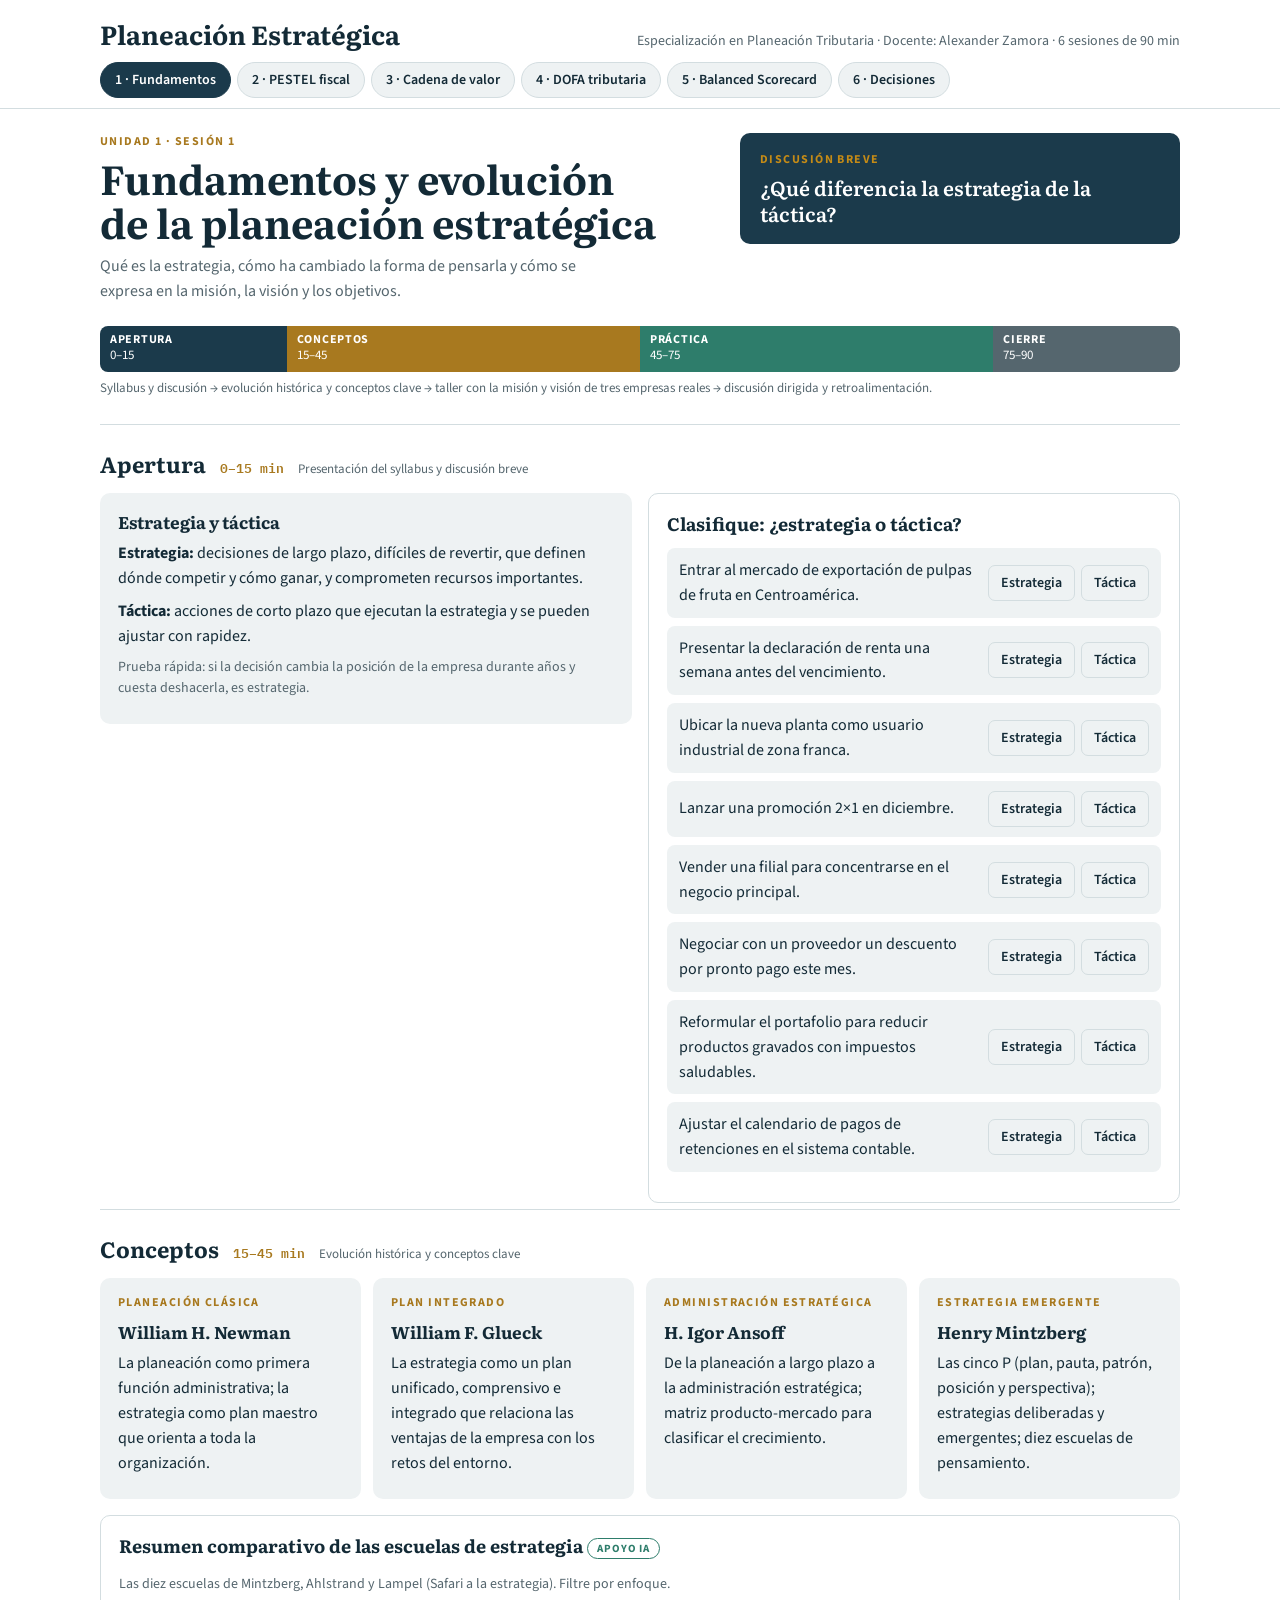
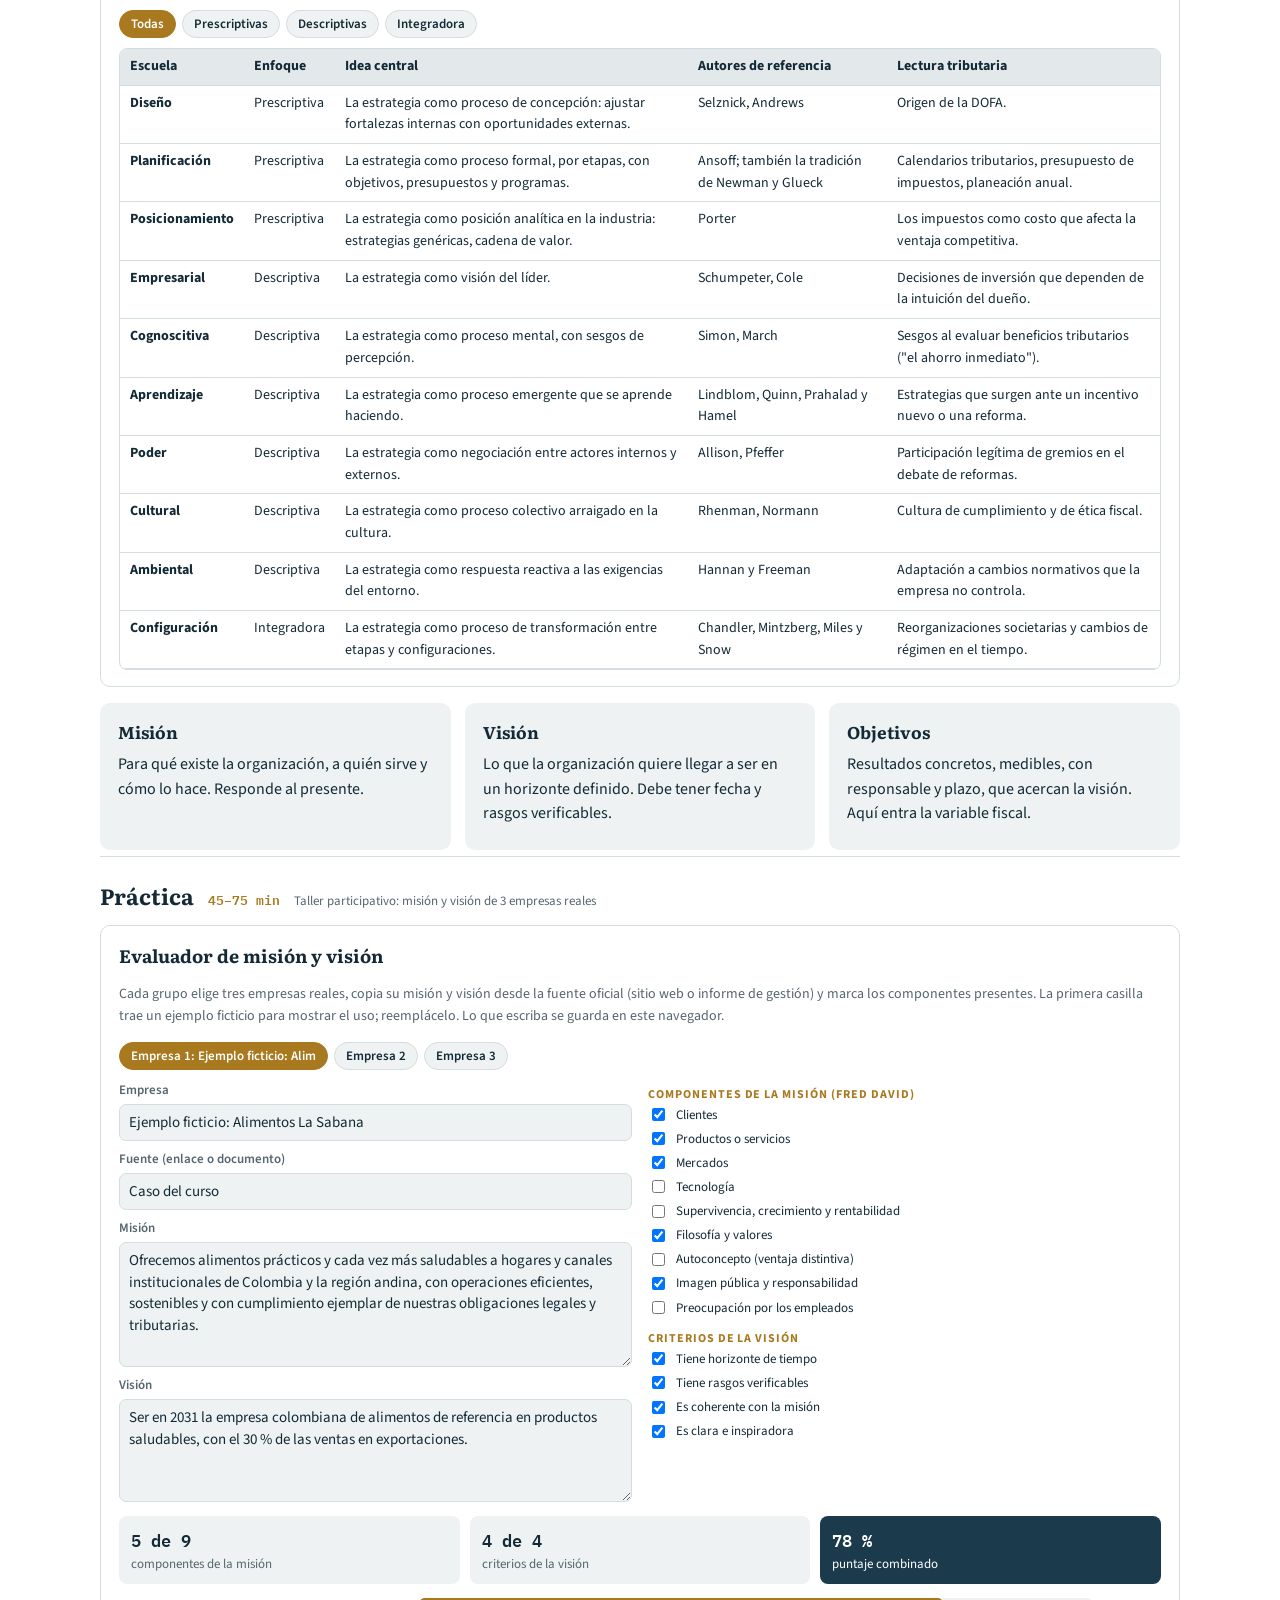
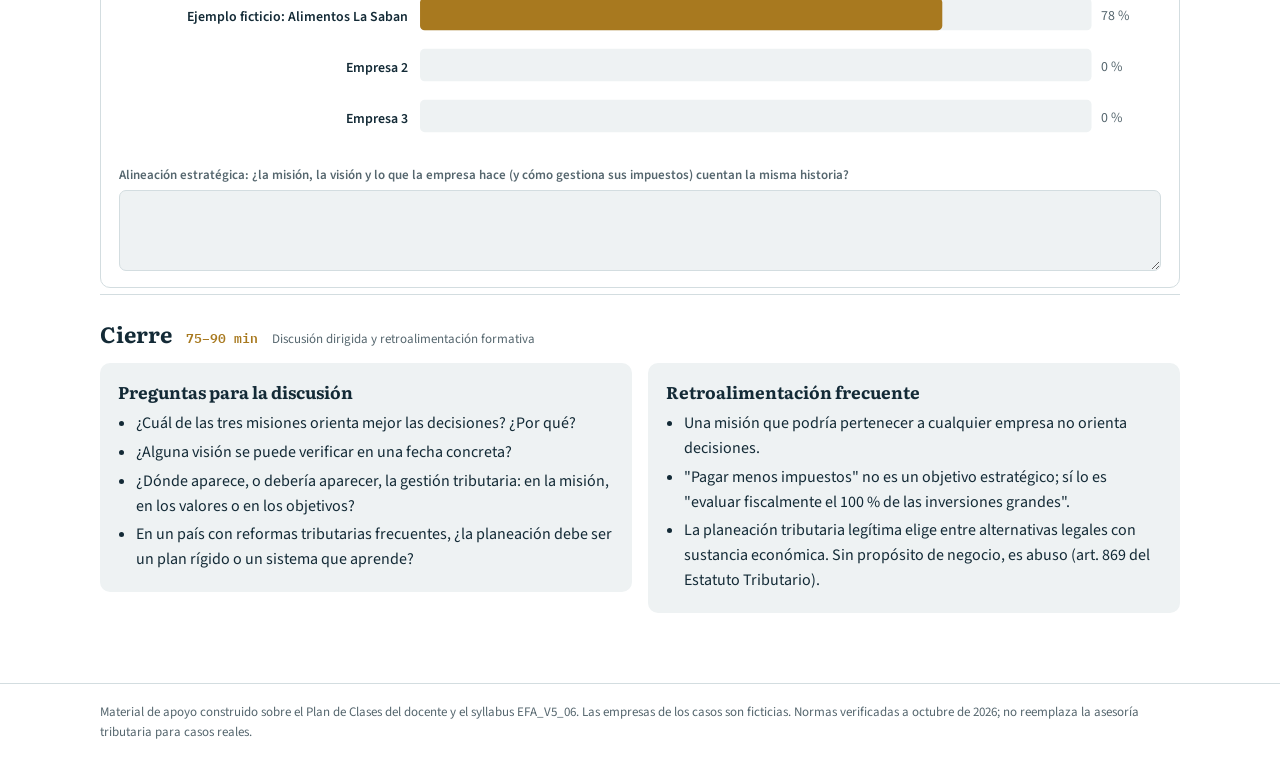
<file: cursos/planeacion/interactivo.html>
<!doctype html>
<html lang="es">
<head>
<meta charset="utf-8">
<meta name="viewport" content="width=device-width,initial-scale=1,viewport-fit=cover">
<style>body{margin:0}img{max-width:100%}[hidden]{display:none!important}</style>
<title>Planeación Estratégica Tributaria</title>
<link rel="preconnect" href="https://fonts.googleapis.com">
<link rel="preconnect" href="https://fonts.gstatic.com" crossorigin>
<link rel="stylesheet" href="https://fonts.googleapis.com/css2?family=Literata:opsz,wght@7..72,600;7..72,700&family=Source+Sans+3:ital,wght@0,400;0,600;0,700;1,400&family=IBM+Plex+Mono:wght@400;600&display=swap">
<style>
/* Layout: cabecera fija con 6 sesiones; cada sesión = ruta de 90 min + Apertura / Conceptos / Práctica / Cierre, con herramientas que guardan el trabajo en el navegador */
:root{
  --bg:#ffffff; --panel:#eef2f3; --panel2:#e3e9eb; --line:#d3dde0; --ink:#132a36; --muted:#55666e;
  --petrol:#1b3a4b; --gold:#a8791f; --green:#2e7d6b; --red:#a23b3b; --amber:#c58b16; --onaccent:#ffffff;
  --display:"Literata",Georgia,serif; --body:"Source Sans 3","Segoe UI",Arial,sans-serif; --mono:"IBM Plex Mono",Consolas,monospace; --r:10px;
}
@media (prefers-color-scheme: dark){:root:not([data-theme="light"]){--bg:#0f1b22;--panel:#18272f;--panel2:#20323b;--line:#2c414b;--ink:#e6eef1;--muted:#9fb1b9;--petrol:#8fb8cc;--gold:#e0b25a;--green:#5fbfa6;--red:#e88686;--amber:#e8b85c;--onaccent:#0f1b22;color-scheme:dark}}
:root[data-theme="dark"]{--bg:#0f1b22;--panel:#18272f;--panel2:#20323b;--line:#2c414b;--ink:#e6eef1;--muted:#9fb1b9;--petrol:#8fb8cc;--gold:#e0b25a;--green:#5fbfa6;--red:#e88686;--amber:#e8b85c;--onaccent:#0f1b22;color-scheme:dark}
*{box-sizing:border-box}
body{background:var(--bg);color:var(--ink);font-family:var(--body);font-size:16px;line-height:1.55}
.wrap{max-width:1120px;margin:0 auto;padding-inline:20px}
header.top{position:sticky;top:env(safe-area-inset-top,0px);z-index:10;background:var(--bg);border-bottom:1px solid var(--line)}
.brand{display:flex;flex-wrap:wrap;align-items:baseline;justify-content:space-between;gap:4px 16px;padding-block:14px 8px}
.brand h1{font-family:var(--display);font-weight:700;font-size:clamp(20px,3vw,26px);margin:0;text-wrap:balance}
.brand p{margin:0;color:var(--muted);font-size:14px}
nav.tabs{display:flex;gap:6px;overflow-x:auto;padding-bottom:10px}
nav.tabs button{flex:0 0 auto;border:1px solid var(--line);background:var(--panel);color:var(--ink);border-radius:999px;padding:7px 14px;font:600 14px var(--body);cursor:pointer}
nav.tabs button[aria-selected="true"]{background:var(--petrol);color:var(--bg);border-color:var(--petrol)}
button:focus-visible,input:focus-visible,select:focus-visible,textarea:focus-visible,summary:focus-visible{outline:2px solid var(--gold);outline-offset:2px}
main{padding-block:24px 64px}
.hero{display:grid;grid-template-columns:minmax(0,1.4fr) minmax(0,1fr);gap:24px;align-items:start;margin-bottom:22px}
.eyebrow{font:700 12px var(--body);letter-spacing:.12em;text-transform:uppercase;color:var(--gold);margin:0 0 6px}
.hero h2{font-family:var(--display);font-weight:700;font-size:clamp(26px,4.2vw,40px);line-height:1.1;margin:0 0 10px;text-wrap:balance}
.hero .lead{color:var(--muted);margin:0;max-width:62ch}
.guide{background:var(--petrol);color:var(--bg);border-radius:var(--r);padding:18px 20px}
.guide .eyebrow{color:var(--amber)}
.guide p.q{font-family:var(--display);font-weight:600;font-size:20px;line-height:1.3;margin:0}
.route{display:flex;border-radius:8px;overflow:hidden;margin:4px 0 6px;min-height:46px}
.route div{padding:6px 10px;font-size:13px;line-height:1.25;color:var(--onaccent);min-width:0;overflow:hidden;text-overflow:ellipsis}
.route b{display:block;font-size:12px;letter-spacing:.06em;text-transform:uppercase}
.rlegend{font-size:13px;color:var(--muted);margin:0 0 26px}
section.block{border-top:1px solid var(--line);padding-block:22px 6px}
.bhead{display:flex;flex-wrap:wrap;align-items:baseline;gap:6px 14px;margin-bottom:12px}
.bhead h3{font-family:var(--display);font-weight:700;font-size:22px;margin:0}
.bhead .time{font:600 13px var(--mono);color:var(--gold)}
.bhead .tag{font-size:13px;color:var(--muted)}
.ai{display:inline-flex;align-items:center;font:700 11px var(--body);letter-spacing:.08em;text-transform:uppercase;color:var(--green);border:1px solid var(--green);border-radius:999px;padding:2px 9px;vertical-align:middle}
.grid2{display:grid;grid-template-columns:repeat(2,minmax(0,1fr));gap:16px;align-items:start}
.grid3{display:grid;grid-template-columns:repeat(3,minmax(0,1fr));gap:14px}
.grid4{display:grid;grid-template-columns:repeat(4,minmax(0,1fr));gap:12px}
.card{background:var(--panel);border-radius:var(--r);padding:16px 18px;min-width:0}
.card h4{margin:0 0 6px;font-family:var(--display);font-size:17px}
.card p{margin:0 0 8px}
.tool{border:1px solid var(--line);border-radius:var(--r);padding:16px 18px;min-width:0;background:var(--bg)}
.tool h4{margin:0 0 10px;font-family:var(--display);font-size:18px}
.fields{display:grid;grid-template-columns:repeat(auto-fit,minmax(150px,1fr));gap:10px 14px;margin-bottom:12px}
label{display:flex;flex-direction:column;gap:4px;font-size:13px;color:var(--muted);font-weight:600}
input,select,textarea{font:15px var(--body);color:var(--ink);background:var(--panel);border:1px solid var(--line);border-radius:7px;padding:7px 9px;width:100%;min-width:0}
textarea{resize:vertical;line-height:1.45}
.out{display:grid;grid-template-columns:repeat(auto-fit,minmax(150px,1fr));gap:10px}
.stat{background:var(--panel);border-radius:8px;padding:10px 12px}
.stat .v{font:600 17px var(--mono);font-variant-numeric:tabular-nums;overflow-wrap:anywhere}
.stat .l{font-size:13px;color:var(--muted)}
.stat.key{background:var(--petrol)}.stat.key .v,.stat.key .l{color:var(--bg)}
.note{font-size:14px;color:var(--muted)}
.verdict{border-radius:8px;padding:10px 14px;margin-top:12px;background:var(--panel2);font-weight:600}
.tablewrap{overflow-x:auto;border:1px solid var(--line);border-radius:8px;margin-top:10px}
table{border-collapse:collapse;width:100%;font-size:14px}
th,td{padding:7px 10px;border-bottom:1px solid var(--line);text-align:left;vertical-align:top}
th{background:var(--panel2);font-weight:700}
td.n,th.n{text-align:right;font-family:var(--mono);font-variant-numeric:tabular-nums;white-space:nowrap}
th.n{font-family:var(--body);white-space:normal;font-size:13px}
.btn{font:600 14px var(--body);border:1px solid var(--line);background:var(--panel);color:var(--ink);border-radius:7px;padding:7px 12px;cursor:pointer}
.btn.pri{background:var(--petrol);color:var(--bg);border-color:var(--petrol)}
.chips{display:flex;flex-wrap:wrap;gap:6px;margin-bottom:10px}
.chips button{font:600 13px var(--body);border:1px solid var(--line);background:var(--panel);color:var(--ink);border-radius:999px;padding:4px 11px;cursor:pointer}
.chips button[aria-pressed="true"]{background:var(--gold);color:var(--onaccent);border-color:var(--gold)}
.pill{display:inline-block;border-radius:999px;padding:1px 9px;font-size:12px;font-weight:700;color:var(--onaccent);white-space:nowrap}
.sem-Verde{background:var(--green)}.sem-Amarillo{background:var(--amber)}.sem-Rojo{background:var(--red)}
.sort{display:grid;gap:8px}
.sort .it{display:flex;flex-wrap:wrap;align-items:center;justify-content:space-between;gap:8px;background:var(--panel);border-radius:8px;padding:10px 12px}
.sort .it span{flex:1 1 260px;min-width:0}
.sort .it .b{display:flex;gap:6px}
.sort .it.ok{box-shadow:inset 4px 0 0 var(--green)}.sort .it.no{box-shadow:inset 4px 0 0 var(--red)}
.sort .fb{flex-basis:100%;font-size:14px;color:var(--muted)}
.chain{display:grid;grid-template-columns:repeat(5,minmax(0,1fr));gap:6px}
.chain button{font:600 14px var(--body);text-align:left;border:0;border-radius:8px;padding:10px 12px;cursor:pointer;color:var(--ink);min-height:62px}
.chain .sup{grid-column:1 / -1}
.chain button[aria-pressed="true"]{outline:3px solid var(--petrol);outline-offset:-3px}
.detail{background:var(--panel);border-radius:var(--r);padding:16px 18px;margin-top:12px}
.dofa{display:grid;grid-template-columns:repeat(2,minmax(0,1fr));gap:10px}
.dofa label textarea{min-height:120px}
.q4 label{background:var(--panel);border-radius:8px;padding:10px}
.ind{display:grid;grid-template-columns:repeat(2,minmax(0,1fr));gap:12px}
.icard{border:1px solid var(--line);border-radius:8px;padding:12px;display:grid;gap:8px;min-width:0}
.icard .row{display:grid;grid-template-columns:repeat(4,minmax(0,1fr));gap:8px}
.persp{font:700 12px var(--body);letter-spacing:.08em;text-transform:uppercase;color:var(--gold);margin:6px 0 2px}
.timer{font:600 44px var(--mono);font-variant-numeric:tabular-nums;color:var(--ink)}
ul.plain{margin:0;padding-left:18px}ul.plain li{margin-bottom:4px}
svg text{font-family:var(--body);fill:var(--muted);font-size:12px}
footer{border-top:1px solid var(--line);padding-block:18px;color:var(--muted);font-size:13px}
@media (max-width:860px){.hero,.grid2,.grid3,.dofa,.ind{grid-template-columns:minmax(0,1fr)}.grid4{grid-template-columns:repeat(2,minmax(0,1fr))}.chain{grid-template-columns:repeat(2,minmax(0,1fr))}.icard .row{grid-template-columns:repeat(2,minmax(0,1fr))}.route div span{display:none}.stat .v{font-size:15px}}
</style>
</head>
<body>


<header class="top"><div class="wrap">
  <div class="brand"><h1>Planeación Estratégica</h1><p>Especialización en Planeación Tributaria · Docente: Alexander Zamora · 6 sesiones de 90 min</p></div>
  <nav class="tabs" role="tablist" aria-label="Sesiones">
    <button role="tab" id="t-s1" aria-controls="s1" aria-selected="true">1 · Fundamentos</button>
    <button role="tab" id="t-s2" aria-controls="s2" aria-selected="false">2 · PESTEL fiscal</button>
    <button role="tab" id="t-s3" aria-controls="s3" aria-selected="false">3 · Cadena de valor</button>
    <button role="tab" id="t-s4" aria-controls="s4" aria-selected="false">4 · DOFA tributaria</button>
    <button role="tab" id="t-s5" aria-controls="s5" aria-selected="false">5 · Balanced Scorecard</button>
    <button role="tab" id="t-s6" aria-controls="s6" aria-selected="false">6 · Decisiones</button>
  </nav>
</div></header>

<main class="wrap">

<!-- ================= S1 ================= -->
<div id="s1" role="tabpanel" aria-labelledby="t-s1">
  <div class="hero"><div><p class="eyebrow">Unidad 1 · Sesión 1</p><h2>Fundamentos y evolución de la planeación estratégica</h2><p class="lead">Qué es la estrategia, cómo ha cambiado la forma de pensarla y cómo se expresa en la misión, la visión y los objetivos.</p></div>
    <div class="guide"><p class="eyebrow">Discusión breve</p><p class="q">¿Qué diferencia la estrategia de la táctica?</p></div></div>
  <div class="route"><div style="flex:15;background:var(--petrol)"><b>Apertura</b><span>0–15</span></div><div style="flex:30;background:var(--gold)"><b>Conceptos</b><span>15–45</span></div><div style="flex:30;background:var(--green)"><b>Práctica</b><span>45–75</span></div><div style="flex:15;background:var(--muted)"><b>Cierre</b><span>75–90</span></div></div>
  <p class="rlegend">Syllabus y discusión → evolución histórica y conceptos clave → taller con la misión y visión de tres empresas reales → discusión dirigida y retroalimentación.</p>

  <section class="block"><div class="bhead"><h3>Apertura</h3><span class="time">0–15 min</span><span class="tag">Presentación del syllabus y discusión breve</span></div>
    <div class="grid2">
      <div class="card"><h4>Estrategia y táctica</h4>
        <p><b>Estrategia:</b> decisiones de largo plazo, difíciles de revertir, que definen dónde competir y cómo ganar, y comprometen recursos importantes.</p>
        <p><b>Táctica:</b> acciones de corto plazo que ejecutan la estrategia y se pueden ajustar con rapidez.</p>
        <p class="note">Prueba rápida: si la decisión cambia la posición de la empresa durante años y cuesta deshacerla, es estrategia.</p></div>
      <div class="tool"><h4>Clasifique: ¿estrategia o táctica?</h4><div class="sort" id="sort1"></div><p class="note" id="sort1n"></p></div>
    </div></section>

  <section class="block"><div class="bhead"><h3>Conceptos</h3><span class="time">15–45 min</span><span class="tag">Evolución histórica y conceptos clave</span></div>
    <div class="grid4">
      <div class="card"><p class="eyebrow">Planeación clásica</p><h4>William H. Newman</h4><p>La planeación como primera función administrativa; la estrategia como plan maestro que orienta a toda la organización.</p></div>
      <div class="card"><p class="eyebrow">Plan integrado</p><h4>William F. Glueck</h4><p>La estrategia como un plan unificado, comprensivo e integrado que relaciona las ventajas de la empresa con los retos del entorno.</p></div>
      <div class="card"><p class="eyebrow">Administración estratégica</p><h4>H. Igor Ansoff</h4><p>De la planeación a largo plazo a la administración estratégica; matriz producto-mercado para clasificar el crecimiento.</p></div>
      <div class="card"><p class="eyebrow">Estrategia emergente</p><h4>Henry Mintzberg</h4><p>Las cinco P (plan, pauta, patrón, posición y perspectiva); estrategias deliberadas y emergentes; diez escuelas de pensamiento.</p></div>
    </div>
    <div class="tool" style="margin-top:16px"><h4>Resumen comparativo de las escuelas de estrategia <span class="ai">Apoyo IA</span></h4>
      <p class="note">Las diez escuelas de Mintzberg, Ahlstrand y Lampel (Safari a la estrategia). Filtre por enfoque.</p>
      <div class="chips" id="sch-f" role="group" aria-label="Filtrar escuelas"><button aria-pressed="true" data-f="all">Todas</button><button aria-pressed="false" data-f="Prescriptiva">Prescriptivas</button><button aria-pressed="false" data-f="Descriptiva">Descriptivas</button><button aria-pressed="false" data-f="Integradora">Integradora</button></div>
      <div class="tablewrap"><table id="sch"></table></div></div>
    <div class="grid3" style="margin-top:16px">
      <div class="card"><h4>Misión</h4><p>Para qué existe la organización, a quién sirve y cómo lo hace. Responde al presente.</p></div>
      <div class="card"><h4>Visión</h4><p>Lo que la organización quiere llegar a ser en un horizonte definido. Debe tener fecha y rasgos verificables.</p></div>
      <div class="card"><h4>Objetivos</h4><p>Resultados concretos, medibles, con responsable y plazo, que acercan la visión. Aquí entra la variable fiscal.</p></div>
    </div></section>

  <section class="block"><div class="bhead"><h3>Práctica</h3><span class="time">45–75 min</span><span class="tag">Taller participativo: misión y visión de 3 empresas reales</span></div>
    <div class="tool"><h4>Evaluador de misión y visión</h4>
      <p class="note">Cada grupo elige tres empresas reales, copia su misión y visión desde la fuente oficial (sitio web o informe de gestión) y marca los componentes presentes. La primera casilla trae un ejemplo ficticio para mostrar el uso; reemplácelo. Lo que escriba se guarda en este navegador.</p>
      <div class="chips" id="mv-tabs" role="group" aria-label="Empresa"></div>
      <div class="grid2">
        <div><label for="mv-name">Empresa <input id="mv-name"></label><label for="mv-src" style="margin-top:8px">Fuente (enlace o documento) <input id="mv-src"></label>
          <label for="mv-m" style="margin-top:8px">Misión <textarea id="mv-m" rows="5"></textarea></label><label for="mv-v" style="margin-top:8px">Visión <textarea id="mv-v" rows="4"></textarea></label></div>
        <div><p class="persp">Componentes de la misión (Fred David)</p><div id="mv-mc" class="sort" style="gap:4px"></div>
          <p class="persp" style="margin-top:12px">Criterios de la visión</p><div id="mv-vc" class="sort" style="gap:4px"></div></div>
      </div>
      <div class="out" id="mv-out" style="margin-top:14px"></div>
      <svg id="mv-chart" viewBox="0 0 900 150" width="100%" role="img" aria-label="Comparación de las tres empresas"></svg>
      <label for="mv-al">Alineación estratégica: ¿la misión, la visión y lo que la empresa hace (y cómo gestiona sus impuestos) cuentan la misma historia? <textarea id="mv-al" rows="3"></textarea></label>
    </div></section>

  <section class="block"><div class="bhead"><h3>Cierre</h3><span class="time">75–90 min</span><span class="tag">Discusión dirigida y retroalimentación formativa</span></div>
    <div class="grid2"><div class="card"><h4>Preguntas para la discusión</h4><ul class="plain"><li>¿Cuál de las tres misiones orienta mejor las decisiones? ¿Por qué?</li><li>¿Alguna visión se puede verificar en una fecha concreta?</li><li>¿Dónde aparece, o debería aparecer, la gestión tributaria: en la misión, en los valores o en los objetivos?</li><li>En un país con reformas tributarias frecuentes, ¿la planeación debe ser un plan rígido o un sistema que aprende?</li></ul></div>
      <div class="card"><h4>Retroalimentación frecuente</h4><ul class="plain"><li>Una misión que podría pertenecer a cualquier empresa no orienta decisiones.</li><li>"Pagar menos impuestos" no es un objetivo estratégico; sí lo es "evaluar fiscalmente el 100 % de las inversiones grandes".</li><li>La planeación tributaria legítima elige entre alternativas legales con sustancia económica. Sin propósito de negocio, es abuso (art. 869 del Estatuto Tributario).</li></ul></div></div></section>
</div>

<!-- ================= S2 ================= -->
<div id="s2" role="tabpanel" aria-labelledby="t-s2" hidden>
  <div class="hero"><div><p class="eyebrow">Unidad 1 · Sesión 2</p><h2>Análisis del entorno: PESTEL y factor fiscal</h2><p class="lead">Las seis dimensiones del entorno, con énfasis en la variable político-fiscal como variable de decisión empresarial.</p></div>
    <div class="guide"><p class="eyebrow">Contextualización</p><p class="q">¿Cómo afecta un cambio de gobierno a la estrategia empresarial?</p></div></div>
  <div class="route"><div style="flex:15;background:var(--petrol)"><b>Apertura</b><span>0–15</span></div><div style="flex:30;background:var(--gold)"><b>Conceptos</b><span>15–45</span></div><div style="flex:30;background:var(--green)"><b>Práctica</b><span>45–75</span></div><div style="flex:15;background:var(--muted)"><b>Cierre</b><span>75–90</span></div></div>
  <p class="rlegend">Cambio de gobierno y reglas de juego → PESTEL con la matriz de variables fiscales → grupos aplican PESTEL a una empresa de tecnología → presentaciones cortas.</p>

  <section class="block"><div class="bhead"><h3>Apertura</h3><span class="time">0–15 min</span><span class="tag">Colombia 2025–2026: verificado al 11 de octubre de 2026</span></div>
    <div class="tablewrap"><table><thead><tr><th>Fecha</th><th>Hecho</th><th>Efecto para las empresas</th></tr></thead><tbody>
      <tr><td>Dic. 2025</td><td>El Congreso hunde la ley de financiamiento del presupuesto de 2026.</td><td>No entran las medidas tributarias propuestas; persiste el hueco fiscal.</td></tr>
      <tr><td>Dic. 2025</td><td>El Gobierno declara la emergencia económica (Decreto 1390) y expide decretos con nuevos impuestos.</td><td>Incertidumbre sobre tarifas y sobretasas a mitad de la planeación anual.</td></tr>
      <tr><td>29 ene. 2026</td><td>La Corte Constitucional suspende la emergencia y sus decretos.</td><td>Los nuevos impuestos quedan sin efecto.</td></tr>
      <tr><td>9 abr. 2026</td><td>La Corte declara inexequible la emergencia económica.</td><td>Se confirma que las medidas caen.</td></tr>
      <tr><td>20 jul. 2026</td><td>El gobierno saliente radica un proyecto de reforma tributaria (recaudo estimado de $21,9 billones en 2027).</td><td>Posibles cambios desde el año gravable 2027.</td></tr>
      <tr><td>7 ago. 2026</td><td>Se posesiona un nuevo gobierno, que rechaza ese proyecto y anuncia una reforma orientada a la inversión.</td><td>Escenarios abiertos: hay que planear con alternativas.</td></tr>
    </tbody></table></div>
    <p class="note">Revise antes de clase si alguna reforma avanzó en el Congreso; si es así, úsela como material vivo de la sesión.</p></section>

  <section class="block"><div class="bhead"><h3>Conceptos</h3><span class="time">15–45 min</span><span class="tag">PESTEL con énfasis político-fiscal</span></div>
    <div class="grid3">
      <div class="card"><h4>Político-fiscal</h4><p>Reformas, tarifas, regímenes especiales, incentivos, estabilidad de las reglas.</p></div>
      <div class="card"><h4>Económico</h4><p>Crecimiento, inflación, tasas de interés, tasa de cambio, costo del capital.</p></div>
      <div class="card"><h4>Social</h4><p>Demografía, hábitos de consumo, talento disponible, expectativas sociales.</p></div>
      <div class="card"><h4>Tecnológico</h4><p>Digitalización, automatización y, del lado fiscal, facturación electrónica y analítica de datos de la DIAN.</p></div>
      <div class="card"><h4>Ecológico</h4><p>Exigencias ambientales, impuestos verdes, incentivos a energías limpias.</p></div>
      <div class="card"><h4>Legal</h4><p>Normas no tributarias: protección de datos, regulación sectorial, inversión extranjera.</p></div>
    </div>
    <div class="tool" style="margin-top:16px"><h4>Matriz de variables fiscales comunes <span class="ai">Apoyo IA</span></h4>
      <div class="fields" style="grid-template-columns:minmax(0,2fr) minmax(0,1fr)"><label for="vf-q">Buscar <input id="vf-q" placeholder="Ej.: dividendos, zona franca, IVA"></label><label for="vf-c">Categoría <select id="vf-c"><option value="">Todas</option></select></label></div>
      <div class="tablewrap" style="max-height:440px;overflow:auto"><table id="vf"></table></div>
      <p class="note">Reglas vigentes a octubre de 2026 (Estatuto Tributario y Ley 2277 de 2022). Las tarifas cambian con frecuencia: verifique antes de usarlas en un caso real.</p></div></section>

  <section class="block"><div class="bhead"><h3>Práctica</h3><span class="time">45–75 min</span><span class="tag">Trabajo en grupos: PESTEL de una empresa de tecnología que entra a un nuevo mercado</span></div>
    <div class="grid2">
      <div class="card"><p class="eyebrow">Caso (empresa ficticia)</p><h4>NubeAndina Software S.L. llega a Colombia</h4>
        <p>Empresa española de software contable en la nube para pymes. Quiere vender en Colombia y duda entre tres formas de entrar: vender desde España sin presencia física, abrir una sucursal o constituir una sociedad colombiana (S.A.S.).</p>
        <p>Su pregunta a los consultores: ¿qué riesgos y oportunidades tributarias trae el entorno colombiano para cada forma de entrar?</p></div>
      <div class="card"><h4>Instrucciones</h4><ul class="plain"><li>Revise los factores precargados y ajuste impacto y probabilidad (1 a 5).</li><li>Agregue al menos tres factores, uno político-fiscal.</li><li>Ubique los críticos en la matriz y relacione cada uno con una forma de entrada.</li><li>Prepare una presentación de 3 minutos.</li></ul></div>
    </div>
    <div class="tool" style="margin-top:16px"><h4>PESTEL ponderado</h4>
      <div class="tablewrap"><table id="pe-t"></table></div>
      <div style="display:flex;flex-wrap:wrap;gap:8px;margin-top:10px"><button class="btn" id="pe-add" type="button">Agregar factor</button><button class="btn" id="pe-reset" type="button">Restaurar ejemplo</button></div>
      <div class="grid2" style="margin-top:14px"><svg id="pe-m" viewBox="0 0 360 330" width="100%" role="img" aria-label="Matriz de impacto y probabilidad"></svg><div id="pe-rank"></div></div>
    </div></section>

  <section class="block"><div class="bhead"><h3>Cierre</h3><span class="time">75–90 min</span><span class="tag">Presentaciones cortas y asesoría del docente</span></div>
    <div class="grid2"><div class="card"><h4>Cada grupo responde en 3 minutos</h4><ul class="plain"><li>¿Cuáles son sus tres factores críticos y por qué?</li><li>¿Qué forma de entrada recomienda desde lo fiscal y qué riesgo asume?</li><li>¿Qué haría distinto si se aprueba una reforma tributaria en 2026?</li></ul></div>
      <div class="card"><h4>Lo que el docente revisa</h4><ul class="plain"><li>Que cada factor sea un hecho del entorno y no un deseo de la empresa.</li><li>Que la calificación esté justificada.</li><li>Que las conclusiones se conecten con una decisión concreta.</li></ul></div></div></section>
</div>

<!-- ================= S3 ================= -->
<div id="s3" role="tabpanel" aria-labelledby="t-s3" hidden>
  <div class="hero"><div><p class="eyebrow">Unidad 1 · Sesión 3</p><h2>Análisis interno y cadena de valor</h2><p class="lead">Actividades primarias y de apoyo, y cómo cada una puede generar ventajas o eficiencias fiscales.</p></div>
    <div class="guide"><p class="eyebrow">Pregunta para abrir</p><p class="q">¿En qué eslabones de la empresa se generan realmente sus impuestos?</p></div></div>
  <div class="route"><div style="flex:15;background:var(--petrol)"><b>Apertura</b><span>0–15</span></div><div style="flex:30;background:var(--gold)"><b>Conceptos</b><span>15–45</span></div><div style="flex:30;background:var(--green)"><b>Práctica</b><span>45–75</span></div><div style="flex:15;background:var(--muted)"><b>Cierre</b><span>75–90</span></div></div>
  <p class="rlegend">Repaso e introducción al análisis interno → cadena de valor de Porter con lente fiscal → mapeo de la carga tributaria de una manufacturera → optimización legítima de procesos.</p>

  <section class="block"><div class="bhead"><h3>Apertura y conceptos</h3><span class="time">0–45 min</span><span class="tag">Haga clic en cada eslabón</span></div>
    <div class="chain" id="chain"></div>
    <div class="detail" id="chain-d" aria-live="polite"></div></section>

  <section class="block"><div class="bhead"><h3>Práctica</h3><span class="time">45–75 min</span><span class="tag">Taller casuístico: carga tributaria por eslabón de una manufacturera</span></div>
    <div class="card" style="margin-bottom:14px"><p class="eyebrow">Caso (empresa ficticia)</p><h4>Alimentos La Sabana S.A.S.</h4><p>Fabricante de snacks, pulpas y panadería con planta en Mosquera (Cundinamarca). Ingresos de $185.000 millones y utilidad antes de impuestos de $14.800 millones. Asigne cada impuesto al eslabón donde se genera o se decide.</p></div>
    <div class="tool"><h4>Mapa de la carga tributaria (millones $)</h4>
      <div class="tablewrap"><table id="cv-t"></table></div>
      <div class="grid2" style="margin-top:14px"><svg id="cv-c" viewBox="0 0 520 300" width="100%" role="img" aria-label="Carga tributaria por eslabón"></svg><div><div class="out" id="cv-out"></div><p class="verdict" id="cv-msg"></p></div></div>
    </div></section>

  <section class="block"><div class="bhead"><h3>Cierre</h3><span class="time">75–90 min</span><span class="tag">Optimizar procesos internos desde una perspectiva fiscal</span></div>
    <div class="tool"><h4>¿Eficiencia legítima o riesgo de abuso?</h4><div class="sort" id="sort3"></div><p class="note" id="sort3n"></p></div></section>
</div>

<!-- ================= S4 ================= -->
<div id="s4" role="tabpanel" aria-labelledby="t-s4" hidden>
  <div class="hero"><div><p class="eyebrow">Unidad 2 · Sesión 4</p><h2>Direccionamiento y DOFA tributaria</h2><p class="lead">Jerarquía de estrategias, administración por objetivos y por proyectos, y la DOFA que integra el PESTEL y la cadena de valor en la gestión fiscal.</p></div>
    <div class="guide"><p class="eyebrow">Taller evaluado</p><p class="q">Construya la DOFA tributaria de una empresa real o simulada y elija sus estrategias con criterios explícitos.</p></div></div>
  <div class="route"><div style="flex:15;background:var(--petrol)"><b>Apertura</b><span>0–15</span></div><div style="flex:30;background:var(--gold)"><b>Conceptos</b><span>15–45</span></div><div style="flex:30;background:var(--green)"><b>Práctica</b><span>45–75</span></div><div style="flex:15;background:var(--muted)"><b>Cierre</b><span>75–90</span></div></div>
  <p class="rlegend">Formulación y jerarquía de estrategias → APO, APP y DOFA → taller evaluado → revisión de pertinencia y conexión normativa.</p>

  <section class="block"><div class="bhead"><h3>Apertura y conceptos</h3><span class="time">0–45 min</span></div>
    <div class="grid3">
      <div class="card"><p class="eyebrow">Nivel corporativo</p><h4>¿En qué negocios estar?</h4><p>Localización, estructura societaria, compras y ventas de negocios. Aquí se toman las decisiones fiscales de mayor impacto.</p></div>
      <div class="card"><p class="eyebrow">Nivel de negocio</p><h4>¿Cómo competir?</h4><p>Precios, portafolio y canales. Los impuestos al consumo y los regímenes especiales cambian costos y precios.</p></div>
      <div class="card"><p class="eyebrow">Nivel funcional</p><h4>¿Cómo apoya cada área?</h4><p>La gestión tributaria es funcional, pero debe alinearse con los otros dos niveles.</p></div>
    </div>
    <div class="grid2" style="margin-top:16px">
      <div class="card"><h4>APO y APP</h4><p><b>Administración por objetivos (APO):</b> los objetivos se despliegan en cascada, medibles y con responsable.</p><p><b>Administración por proyectos (APP):</b> cada objetivo se ejecuta con proyectos que tienen alcance, plazo, presupuesto y entregable.</p></div>
      <div class="tool"><h4>Despliegue en cascada</h4>
        <label for="ap-1">Objetivo corporativo <input id="ap-1"></label>
        <label for="ap-2" style="margin-top:8px">Objetivo funcional tributario <input id="ap-2"></label>
        <label for="ap-3" style="margin-top:8px">Proyecto (alcance, plazo, responsable, entregable) <textarea id="ap-3" rows="3"></textarea></label></div>
    </div></section>

  <section class="block"><div class="bhead"><h3>Práctica</h3><span class="time">45–75 min</span><span class="tag">Taller evaluado · un factor por línea</span></div>
    <div class="tool"><h4>DOFA tributaria: integra el PESTEL (O y A) y la cadena de valor (F y D)</h4>
      <div class="fields" style="max-width:520px"><label for="df-emp">Empresa analizada <input id="df-emp"></label></div>
      <div class="dofa q4">
        <label for="df-F">Fortalezas (cadena de valor) <textarea id="df-F"></textarea></label>
        <label for="df-D">Debilidades (cadena de valor) <textarea id="df-D"></textarea></label>
        <label for="df-O">Oportunidades (PESTEL) <textarea id="df-O"></textarea></label>
        <label for="df-A">Amenazas (PESTEL) <textarea id="df-A"></textarea></label>
      </div>
      <p class="persp" style="margin-top:14px">Estrategias cruzadas</p>
      <div class="dofa">
        <label for="df-FO">FO · usar fortalezas para aprovechar oportunidades <textarea id="df-FO" rows="3"></textarea></label>
        <label for="df-DO">DO · superar debilidades aprovechando oportunidades <textarea id="df-DO" rows="3"></textarea></label>
        <label for="df-FA">FA · usar fortalezas para enfrentar amenazas <textarea id="df-FA" rows="3"></textarea></label>
        <label for="df-DA">DA · reducir debilidades y evitar amenazas <textarea id="df-DA" rows="3"></textarea></label>
      </div>
      <p class="persp" style="margin-top:14px">Selección con criterios (calificación de 1 a 5)</p>
      <div class="tablewrap"><table id="sel-t"></table></div>
      <p class="verdict" id="sel-msg"></p>
      <div style="display:flex;flex-wrap:wrap;gap:8px;margin-top:10px"><button class="btn" id="df-reset" type="button">Restaurar ejemplo</button><button class="btn" id="df-copy" type="button">Copiar la DOFA como texto</button><span class="note" id="df-copied" aria-live="polite"></span></div>
    </div></section>

  <section class="block"><div class="bhead"><h3>Cierre</h3><span class="time">75–90 min</span><span class="tag">Pertinencia del análisis y conexión con el entorno normativo</span></div>
    <div class="tablewrap"><table><thead><tr><th>Criterio de la rúbrica</th><th>Peso</th><th>Pregunta de revisión</th></tr></thead><tbody>
      <tr><td>Pertinencia del análisis</td><td class="n">30 %</td><td>¿Los factores son relevantes para la empresa y tienen lente fiscal?</td></tr>
      <tr><td>Conexión con el entorno normativo y estratégico</td><td class="n">30 %</td><td>¿Las estrategias citan normas vigentes y se conectan con objetivos de negocio?</td></tr>
      <tr><td>Calidad de la selección</td><td class="n">25 %</td><td>¿Hay criterios explícitos y se aplicó el filtro de sustancia económica?</td></tr>
      <tr><td>Despliegue (APO y APP)</td><td class="n">15 %</td><td>¿La estrategia elegida tiene objetivos medibles y un proyecto?</td></tr></tbody></table></div></section>
</div>

<!-- ================= S5 ================= -->
<div id="s5" role="tabpanel" aria-labelledby="t-s5" hidden>
  <div class="hero"><div><p class="eyebrow">Unidad 2 · Sesión 5</p><h2>Balanced Scorecard e indicadores de gestión fiscal</h2><p class="lead">Las cuatro perspectivas del cuadro de mando integral y cómo construir indicadores para un departamento de impuestos.</p></div>
    <div class="guide"><p class="eyebrow">Pregunta detonante</p><p class="q">¿Lo que no se mide, no se controla?</p></div></div>
  <div class="route"><div style="flex:15;background:var(--petrol)"><b>Apertura</b><span>0–15</span></div><div style="flex:30;background:var(--gold)"><b>Conceptos</b><span>15–45</span></div><div style="flex:30;background:var(--green)"><b>Práctica</b><span>45–75</span></div><div style="flex:15;background:var(--muted)"><b>Cierre</b><span>75–90</span></div></div>
  <p class="rlegend">Control estratégico → BSC y construcción de indicadores → diseño guiado de 2 indicadores por perspectiva → presentación y seguimiento.</p>

  <section class="block"><div class="bhead"><h3>Apertura y conceptos</h3><span class="time">0–45 min</span></div>
    <div class="grid4">
      <div class="card"><p class="eyebrow">Financiera</p><p>¿Cómo se refleja la gestión fiscal en los resultados? Costos por incumplimiento, liquidez, tasa efectiva explicable.</p></div>
      <div class="card"><p class="eyebrow">Grupos de interés</p><p>¿Cómo nos ven la DIAN, los municipios y los accionistas? Cumplimiento y confianza.</p></div>
      <div class="card"><p class="eyebrow">Procesos internos</p><p>¿Qué procesos debemos hacer excelentes? Soportes, conciliación, evaluación fiscal de decisiones.</p></div>
      <div class="card"><p class="eyebrow">Aprendizaje</p><p>¿Qué capacidades necesitamos? Actualización normativa, sistemas, talento.</p></div>
    </div>
    <div class="card" style="margin-top:14px"><h4>Anatomía de un buen indicador</h4><p>Nombre · fórmula · unidad · meta · sentido (más es mejor o menos es mejor) · tolerancia · frecuencia · responsable · fuente de datos. Un indicador sin meta ni responsable no controla nada.</p><p class="note">La tasa efectiva más baja no es la mejor: una meta de "pagar lo mínimo" incentiva riesgos. La meta correcta es una tasa coherente con las decisiones de negocio y los beneficios legales, y no inferior a la tasa mínima de tributación del 15 %.</p></div></section>

  <section class="block"><div class="bhead"><h3>Práctica</h3><span class="time">45–75 min</span><span class="tag">Resolución guiada: 2 indicadores por perspectiva para un departamento de impuestos</span></div>
    <div class="tool"><h4>Constructor del BSC tributario</h4><p class="note">Edite los ejemplos o reemplácelos con indicadores de la biblioteca. El semáforo se calcula con la meta, la tolerancia y el valor real. Se guarda en este navegador.</p>
      <div id="bsc"></div>
      <div class="out" id="bsc-out" style="margin-top:14px"></div>
      <details style="margin-top:14px"><summary class="btn" style="display:inline-block">Biblioteca de indicadores sugeridos</summary><div class="tablewrap"><table id="lib"></table></div></details>
      <div style="margin-top:10px"><button class="btn" id="bsc-reset" type="button">Restaurar ejemplo</button></div>
    </div></section>

  <section class="block"><div class="bhead"><h3>Cierre</h3><span class="time">75–90 min</span><span class="tag">Presentación de indicadores y mecanismos de seguimiento</span></div>
    <div class="grid4">
      <div class="card"><h4>Tablero trimestral</h4><p>Comité de impuestos con la gerencia financiera; semáforo y plan de acción para cada rojo.</p></div>
      <div class="card"><h4>Alertas tempranas</h4><p>Monitoreo de proyectos de ley, decretos y sentencias; informe de impacto en 30 días.</p></div>
      <div class="card"><h4>Mapa de riesgo fiscal</h4><p>Probabilidad e impacto de contingencias, como incumplir los requisitos de un régimen especial.</p></div>
      <div class="card"><h4>Revisión de supuestos</h4><p>Si cambia una tarifa, se recalculan las decisiones que dependían de ella.</p></div>
    </div></section>
</div>

<!-- ================= S6 ================= -->
<div id="s6" role="tabpanel" aria-labelledby="t-s6" hidden>
  <div class="hero"><div><p class="eyebrow">Unidad 2 · Sesión 6</p><h2>Decisiones estratégicas y articulación tributaria</h2><p class="lead">Localización, elección de régimen, estructura societaria, expansión, inversión y desinversión.</p></div>
    <div class="guide"><p class="eyebrow">Discusión</p><p class="q">El impacto de los impuestos en la expansión de un negocio.</p></div></div>
  <div class="route"><div style="flex:15;background:var(--petrol)"><b>Apertura</b><span>0–15</span></div><div style="flex:30;background:var(--gold)"><b>Conceptos</b><span>15–45</span></div><div style="flex:30;background:var(--green)"><b>Práctica</b><span>45–75</span></div><div style="flex:15;background:var(--muted)"><b>Cierre</b><span>75–90</span></div></div>
  <p class="rlegend">Discusión de apertura → factores tributarios clave → caso evaluado con dos alternativas de expansión → debate final evaluado y cierre del curso.</p>

  <section class="block"><div class="bhead"><h3>Apertura y conceptos</h3><span class="time">0–45 min</span><span class="tag">Reglas vigentes a octubre de 2026</span></div>
    <div class="tablewrap"><table><thead><tr><th>Decisión</th><th>Factores tributarios clave</th></tr></thead><tbody>
      <tr><td>Localización</td><td>Zona franca: 20 % sobre la renta proporcional a ingresos por exportación y tarifa general sobre el resto, si se suscribe y cumple cada año el plan de internacionalización y anual de ventas (art. 240-1 ET; Sentencia C-205 de 2024). ZOMAC: sociedades nuevas con tarifa reducida hasta 2027 (75 % de la general para medianas y grandes; 50 % para micro y pequeñas entre 2025 y 2027) y tarifa plena desde 2028. ICA: tarifa distinta en cada municipio.</td></tr>
      <tr><td>Elección de régimen</td><td>Ordinario (35 %), zona franca o SIMPLE. El SIMPLE exige ingresos inferiores a 100.000 UVT ($5.237 millones en 2026) y excluye a sociedades cuyos socios sean personas jurídicas y a las resultantes de escisiones en los cinco años anteriores.</td></tr>
      <tr><td>Estructura societaria</td><td>Filial o sucursal; dividendos entre sociedades nacionales con retención trasladable; dividendos al exterior; tasa mínima de tributación del 15 %; cláusula general antiabuso (art. 869 ET).</td></tr>
      <tr><td>Expansión e inversión</td><td>Depreciación, beneficios por energías renovables y por ciencia y tecnología, escudo fiscal de los intereses.</td></tr>
      <tr><td>Desinversión</td><td>Venta de acciones o activos fijos poseídos dos años o más: ganancia ocasional al 15 %. La recuperación de depreciación tributa como renta a la tarifa general.</td></tr>
    </tbody></table></div></section>

  <section class="block"><div class="bhead"><h3>Práctica</h3><span class="time">45–75 min</span><span class="tag">Caso evaluado: dos alternativas estratégicas de expansión</span></div>
    <div class="tool"><h4>Comparador de alternativas (millones $)</h4>
      <p class="note">Ejemplo precargado: Alimentos La Sabana evalúa una planta exportadora ampliando en Mosquera o como usuario industrial de zona franca. Cambie los supuestos o arme su propio caso.</p>
      <div class="fields"><label for="cx-r">Tasa de descuento (%) <input id="cx-r" type="number" value="13" step="0.5"></label><label for="cx-h">Horizonte (años desde 2027) <input id="cx-h" type="number" value="5" min="1" max="15"></label><label for="cx-g">Crecimiento anual de la utilidad (%) <input id="cx-g" type="number" value="5" step="0.5"></label></div>
      <div class="grid2" id="cx-alts"></div>
      <div class="tablewrap"><table id="cx-t"></table></div>
      <div class="out" id="cx-out" style="margin-top:12px"></div>
      <p class="persp" style="margin-top:14px">Criterios no tributarios (calificación de 1 a 5)</p>
      <div class="tablewrap"><table id="cx-q"></table></div>
      <p class="verdict" id="cx-msg"></p>
    </div>
    <div class="tool" style="margin-top:16px"><h4>Desinversión: ¿vender acciones o activos?</h4>
      <div class="fields"><label for="ds-p">Precio ofrecido <input id="ds-p" type="number" value="16000"></label><label for="ds-ca">Costo fiscal de las acciones <input id="ds-ca" type="number" value="9500"></label><label for="ds-cv">Costo fiscal neto de los activos <input id="ds-cv" type="number" value="8000"></label><label for="ds-d">Depreciación deducida incluida <input id="ds-d" type="number" value="3000"></label></div>
      <div class="out" id="ds-out"></div><p class="note">Supone acciones y activos poseídos dos años o más. En la venta de activos el dinero queda en la filial; llevarlo a la matriz tiene efectos adicionales.</p></div></section>

  <section class="block"><div class="bhead"><h3>Cierre</h3><span class="time">75–90 min</span><span class="tag">Debate final evaluado y cierre del curso</span></div>
    <div class="grid2">
      <div class="card"><p class="eyebrow">Moción</p><h4>"La variable tributaria debe decidir la estrategia de la empresa, no solo ajustarla."</h4>
        <p><b>Roles:</b> junta directiva, director tributario, gerente comercial, DIAN, alcaldía y comunidad, accionista minoritario.</p>
        <p><b>Formato:</b> apertura de 3 minutos, réplica de 2 y cierre de 1. Cada intervención cita un dato del caso o una norma vigente.</p>
        <p><b>Rúbrica:</b> argumentación 40 % · coherencia con el rol 25 % · réplica y escucha 25 % · ética y legalidad 10 %.</p>
        <button class="btn" id="roles" type="button">Asignar roles al azar a 6 grupos</button><p id="roles-o" class="note" aria-live="polite"></p></div>
      <div class="tool" style="text-align:center"><h4>Cronómetro del debate</h4>
        <div class="chips" style="justify-content:center" role="group" aria-label="Duración"><button aria-pressed="true" data-s="180">Apertura 3 min</button><button aria-pressed="false" data-s="120">Réplica 2 min</button><button aria-pressed="false" data-s="60">Cierre 1 min</button></div>
        <div class="timer" id="tm" aria-live="off">3:00</div>
        <div style="display:flex;justify-content:center;gap:8px;margin-top:8px"><button class="btn pri" id="tm-go" type="button">Iniciar</button><button class="btn" id="tm-re" type="button">Reiniciar</button></div>
        <p class="note" style="margin-top:14px">Cierre del curso: direccionar (S1), leer el entorno (S2) y la empresa (S3), formular (S4), medir y controlar (S5) y decidir (S6). La tributación es una variable estratégica con un límite claro: la sustancia económica y la legalidad.</p></div>
    </div></section>
</div>
</main>
<footer><div class="wrap">Material de apoyo construido sobre el Plan de Clases del docente y el syllabus EFA_V5_06. Las empresas de los casos son ficticias. Normas verificadas a octubre de 2026; no reemplaza la asesoría tributaria para casos reales.</div></footer>

<script>
(function(){
const $=id=>document.getElementById(id);
const nf0=new Intl.NumberFormat('es-CO',{maximumFractionDigits:0}),nf1=new Intl.NumberFormat('es-CO',{minimumFractionDigits:1,maximumFractionDigits:1});
const M=x=>(x<0?'−$':'$')+nf0.format(Math.abs(x))+' M';
const pct=(x,d=1)=>new Intl.NumberFormat('es-CO',{minimumFractionDigits:d,maximumFractionDigits:d}).format(x*100)+' %';
const css=v=>getComputedStyle(document.documentElement).getPropertyValue(v).trim();
const esc=s=>String(s??'').replace(/[&<>"]/g,c=>({'&':'&amp;','<':'&lt;','>':'&gt;','"':'&quot;'}[c]));
const svgNS='http://www.w3.org/2000/svg';function el(t,a,p,x){const e=document.createElementNS(svgNS,t);for(const k in a)e.setAttribute(k,a[k]);if(x!=null)e.textContent=x;if(p)p.appendChild(e);return e;}
const load=(k,d)=>{try{const v=localStorage.getItem('pe-'+k);return v?JSON.parse(v):d;}catch(e){return d;}};
const save=(k,v)=>{try{localStorage.setItem('pe-'+k,JSON.stringify(v));}catch(e){}};
const clone=o=>JSON.parse(JSON.stringify(o));
function stats(t,items){$(t).innerHTML=items.map(s=>`<div class="stat ${s.c||''}"><div class="v">${s.v}</div><div class="l">${s.l}</div></div>`).join('');}

/* pestañas */
const tabs=[...document.querySelectorAll('nav.tabs button')];
function show(id,push){tabs.forEach(b=>{const on=b.getAttribute('aria-controls')===id;b.setAttribute('aria-selected',on);$(b.getAttribute('aria-controls')).hidden=!on;});save('tab',id);if(push){try{history.replaceState(null,'','#'+id);}catch(e){}}window.scrollTo({top:0});redraw();}
tabs.forEach(b=>b.addEventListener('click',()=>show(b.getAttribute('aria-controls'),true)));
tabs.forEach((b,i)=>b.addEventListener('keydown',e=>{if(e.key==='ArrowRight'||e.key==='ArrowLeft'){const j=(i+(e.key==='ArrowRight'?1:-1)+tabs.length)%tabs.length;tabs[j].focus();tabs[j].click();}}));

/* clasificador genérico */
function sorter(target,labels,items){const box=$(target);let ok=0,done=0;
  box.innerHTML=items.map((x,i)=>`<div class="it" id="${target}-${i}"><span>${x.t}</span><div class="b">${labels.map((l,j)=>`<button class="btn" type="button" data-i="${i}" data-j="${j}">${l}</button>`).join('')}</div><p class="fb" hidden></p></div>`).join('');
  box.querySelectorAll('button').forEach(b=>b.addEventListener('click',()=>{const i=+b.dataset.i,j=+b.dataset.j,it=$(`${target}-${i}`);if(it.dataset.d)return;it.dataset.d=1;done++;const r=j===items[i].a;if(r)ok++;
    it.classList.add(r?'ok':'no');const fb=it.querySelector('.fb');fb.hidden=false;fb.textContent=(r?'Correcto: ':`Es ${labels[items[i].a].toLowerCase()}: `)+items[i].e;$(target+'n').textContent=`${ok} de ${done} aciertos.`;}));}

/* ================= S1 ================= */
sorter('sort1',['Estrategia','Táctica'],[
 {t:'Entrar al mercado de exportación de pulpas de fruta en Centroamérica.',a:0,e:'define dónde competir durante años y compromete recursos.'},
 {t:'Presentar la declaración de renta una semana antes del vencimiento.',a:1,e:'es una acción operativa de corto plazo.'},
 {t:'Ubicar la nueva planta como usuario industrial de zona franca.',a:0,e:'decisión de localización difícil de revertir, con efecto fiscal de largo plazo.'},
 {t:'Lanzar una promoción 2×1 en diciembre.',a:1,e:'ajuste comercial de corto plazo.'},
 {t:'Vender una filial para concentrarse en el negocio principal.',a:0,e:'cambia el portafolio de negocios de la empresa.'},
 {t:'Negociar con un proveedor un descuento por pronto pago este mes.',a:1,e:'mejora puntual que se puede ajustar en cualquier momento.'},
 {t:'Reformular el portafolio para reducir productos gravados con impuestos saludables.',a:0,e:'redefine cómo competir y la exposición a impuestos al consumo.'},
 {t:'Ajustar el calendario de pagos de retenciones en el sistema contable.',a:1,e:'mejora operativa del cumplimiento.'}]);

const schools=[
 ['Diseño','Prescriptiva','La estrategia como proceso de concepción: ajustar fortalezas internas con oportunidades externas.','Selznick, Andrews','Origen de la DOFA.'],
 ['Planificación','Prescriptiva','La estrategia como proceso formal, por etapas, con objetivos, presupuestos y programas.','Ansoff; también la tradición de Newman y Glueck','Calendarios tributarios, presupuesto de impuestos, planeación anual.'],
 ['Posicionamiento','Prescriptiva','La estrategia como posición analítica en la industria: estrategias genéricas, cadena de valor.','Porter','Los impuestos como costo que afecta la ventaja competitiva.'],
 ['Empresarial','Descriptiva','La estrategia como visión del líder.','Schumpeter, Cole','Decisiones de inversión que dependen de la intuición del dueño.'],
 ['Cognoscitiva','Descriptiva','La estrategia como proceso mental, con sesgos de percepción.','Simon, March','Sesgos al evaluar beneficios tributarios ("el ahorro inmediato").'],
 ['Aprendizaje','Descriptiva','La estrategia como proceso emergente que se aprende haciendo.','Lindblom, Quinn, Prahalad y Hamel','Estrategias que surgen ante un incentivo nuevo o una reforma.'],
 ['Poder','Descriptiva','La estrategia como negociación entre actores internos y externos.','Allison, Pfeffer','Participación legítima de gremios en el debate de reformas.'],
 ['Cultural','Descriptiva','La estrategia como proceso colectivo arraigado en la cultura.','Rhenman, Normann','Cultura de cumplimiento y de ética fiscal.'],
 ['Ambiental','Descriptiva','La estrategia como respuesta reactiva a las exigencias del entorno.','Hannan y Freeman','Adaptación a cambios normativos que la empresa no controla.'],
 ['Configuración','Integradora','La estrategia como proceso de transformación entre etapas y configuraciones.','Chandler, Mintzberg, Miles y Snow','Reorganizaciones societarias y cambios de régimen en el tiempo.']];
function schTable(f){$('sch').innerHTML='<thead><tr><th>Escuela</th><th>Enfoque</th><th>Idea central</th><th>Autores de referencia</th><th>Lectura tributaria</th></tr></thead><tbody>'+schools.filter(s=>f==='all'||s[1]===f).map(s=>`<tr><td><b>${s[0]}</b></td><td>${s[1]}</td><td>${s[2]}</td><td>${s[3]}</td><td>${s[4]}</td></tr>`).join('')+'</tbody>';}
document.querySelectorAll('#sch-f button').forEach(b=>b.addEventListener('click',()=>{document.querySelectorAll('#sch-f button').forEach(x=>x.setAttribute('aria-pressed',x===b));schTable(b.dataset.f);}));schTable('all');

const mComp=['Clientes','Productos o servicios','Mercados','Tecnología','Supervivencia, crecimiento y rentabilidad','Filosofía y valores','Autoconcepto (ventaja distintiva)','Imagen pública y responsabilidad','Preocupación por los empleados'];
const vCrit=['Tiene horizonte de tiempo','Tiene rasgos verificables','Es coherente con la misión','Es clara e inspiradora'];
const mvDefault=[{name:'Ejemplo ficticio: Alimentos La Sabana',src:'Caso del curso',m:'Ofrecemos alimentos prácticos y cada vez más saludables a hogares y canales institucionales de Colombia y la región andina, con operaciones eficientes, sostenibles y con cumplimiento ejemplar de nuestras obligaciones legales y tributarias.',v:'Ser en 2031 la empresa colombiana de alimentos de referencia en productos saludables, con el 30 % de las ventas en exportaciones.',mc:[1,1,1,0,0,1,0,1,0],vc:[1,1,1,1]},{name:'',src:'',m:'',v:'',mc:Array(9).fill(0),vc:Array(4).fill(0)},{name:'',src:'',m:'',v:'',mc:Array(9).fill(0),vc:Array(4).fill(0)}];
let mv=load('mv',clone(mvDefault)),mvi=0;
function mvRender(){$('mv-tabs').innerHTML=mv.map((x,i)=>`<button type="button" aria-pressed="${i===mvi}" data-i="${i}">Empresa ${i+1}${x.name?': '+esc(x.name.slice(0,22)):''}</button>`).join('');
  $('mv-tabs').querySelectorAll('button').forEach(b=>b.addEventListener('click',()=>{mvi=+b.dataset.i;mvRender();}));
  const c=mv[mvi];$('mv-name').value=c.name;$('mv-src').value=c.src;$('mv-m').value=c.m;$('mv-v').value=c.v;
  $('mv-mc').innerHTML=mComp.map((t,i)=>`<label for="mc${i}" style="flex-direction:row;align-items:center;gap:8px;font-weight:400;color:var(--ink)"><input type="checkbox" id="mc${i}" style="width:auto" ${c.mc[i]?'checked':''}>${t}</label>`).join('');
  $('mv-vc').innerHTML=vCrit.map((t,i)=>`<label for="vc${i}" style="flex-direction:row;align-items:center;gap:8px;font-weight:400;color:var(--ink)"><input type="checkbox" id="vc${i}" style="width:auto" ${c.vc[i]?'checked':''}>${t}</label>`).join('');
  mComp.forEach((_,i)=>$('mc'+i).addEventListener('change',e=>{c.mc[i]=e.target.checked?1:0;mvUpd();}));vCrit.forEach((_,i)=>$('vc'+i).addEventListener('change',e=>{c.vc[i]=e.target.checked?1:0;mvUpd();}));mvUpd();}
['name','src','m','v'].forEach(k=>$('mv-'+k).addEventListener('input',e=>{mv[mvi][k]=e.target.value;if(k==='name'){const b=$('mv-tabs').children[mvi];b.textContent=`Empresa ${mvi+1}${e.target.value?': '+e.target.value.slice(0,22):''}`;}save('mv',mv);mvChart();}));
$('mv-al').value=load('mval','');$('mv-al').addEventListener('input',e=>save('mval',e.target.value));
function mvUpd(){const c=mv[mvi];const ms=c.mc.reduce((a,b)=>a+b,0),vs=c.vc.reduce((a,b)=>a+b,0);
  stats('mv-out',[{v:`${ms} de 9`,l:'componentes de la misión'},{v:`${vs} de 4`,l:'criterios de la visión'},{v:pct((ms/9+vs/4)/2,0),l:'puntaje combinado',c:'key'}]);save('mv',mv);mvChart();}
function mvChart(){const svg=$('mv-chart');svg.innerHTML='';mv.forEach((c,i)=>{const s=(c.mc.reduce((a,b)=>a+b,0)/9+c.vc.reduce((a,b)=>a+b,0)/4)/2;const y=12+i*44,l=260,W=900;
  el('text',{x:l-10,y:y+20,'text-anchor':'end',style:'fill:'+css('--ink')+';font-weight:600'},svg,(c.name||`Empresa ${i+1}`).slice(0,36));el('rect',{x:l,y:y,width:W-l-60,height:28,fill:css('--panel'),rx:4},svg);
  el('rect',{x:l,y:y,width:(W-l-60)*s,height:28,fill:i===mvi?css('--gold'):css('--petrol'),rx:4},svg);el('text',{x:W-52,y:y+19},svg,pct(s,0));});}

/* ================= S2 ================= */
const VF=[
 ['Renta y dividendos','Impuesto de renta personas jurídicas','Tarifa general del 35 % (art. 240 ET).','Todas las sociedades del régimen ordinario','Rentabilidad después de impuestos de cada inversión.'],
 ['Renta y dividendos','Tasa mínima de tributación','La tasa de tributación depurada no puede ser inferior al 15 %; si lo es, se adiciona impuesto.','Grupos con muchos beneficios o rentas exentas','Limita el valor de acumular beneficios tributarios.'],
 ['Renta y dividendos','Sobretasas sectoriales','Entidades financieras +5 puntos hasta 2027; hidroeléctricas +3 puntos hasta 2026; carbón según precio.','Sectores específicos','Atractivo relativo de invertir en esos sectores.'],
 ['Renta y dividendos','Dividendos','Entre sociedades nacionales: retención trasladable. A sociedades extranjeras: 20 % (salvo convenio).','Grupos empresariales e inversionistas','Estructura societaria y política de dividendos.'],
 ['Renta y dividendos','Ganancia ocasional','15 %, incluida la utilidad en venta de activos fijos poseídos dos años o más.','Quien vende negocios o activos','Desinversión: vender acciones o activos.'],
 ['Indirectos','IVA','Tarifa general 19 %; exportaciones exentas con derecho a devolución; servicios digitales del exterior gravados.','Productores, comercializadores, plataformas','Precios, flujo de caja por saldos a favor.'],
 ['Indirectos','Impuestos saludables','Comestibles ultraprocesados: tarifa plena del 20 %. Bebidas azucaradas: valor por gramos de azúcar.','Industria de alimentos y bebidas','Portafolio, reformulación de productos, precios.'],
 ['Indirectos','Gravamen a los movimientos financieros','4 por mil sobre transacciones financieras.','Todas las empresas','Estructura de tesorería y pagos.'],
 ['Territoriales','Industria y comercio (ICA)','Tarifa por mil sobre ingresos, distinta en cada municipio y actividad.','Todas las empresas con actividad municipal','Localización de plantas y sedes.'],
 ['Territoriales','Predial','Tarifa municipal sobre el avalúo de los inmuebles.','Propietarios de inmuebles','Comprar o arrendar; localización.'],
 ['Regímenes especiales','Zonas francas','20 % sobre la renta proporcional a exportaciones y tarifa general sobre el resto, con plan de internacionalización anual (art. 240-1 ET).','Usuarios industriales exportadores','Localización de plantas exportadoras.'],
 ['Regímenes especiales','ZOMAC','Sociedades nuevas: tarifa reducida hasta 2027 según tamaño; plena desde 2028.','Inversiones en municipios afectados por el conflicto','Localización con beneficio temporal.'],
 ['Regímenes especiales','Régimen SIMPLE','Ingresos inferiores a 100.000 UVT; excluye sociedades con socios personas jurídicas.','Pequeñas empresas y personas naturales','Formalización; no sirve para filiales de grupos.'],
 ['Internacional','Pagos al exterior','Retención en la fuente sobre servicios técnicos, asistencia técnica y consultoría; tarifas reducidas si hay convenio de doble imposición.','Empresas que contratan con el exterior','Costo de servicios y de licencias.'],
 ['Internacional','Presencia económica significativa','Proveedores extranjeros de servicios digitales: 3 % de ingresos brutos si declaran; si no, retención.','Empresas digitales sin sede en Colombia','Forma de entrada al mercado colombiano.'],
 ['Internacional','Precios de transferencia','Operaciones con vinculados del exterior a valores de mercado, con documentación.','Grupos multinacionales','Precios internos y ubicación de funciones.'],
 ['Ambientales','Impuesto al carbono','Valor por tonelada de CO₂ equivalente en combustibles fósiles.','Usuarios intensivos en combustibles','Transición energética y costos.'],
 ['Ambientales','Plásticos de un solo uso','Impuesto sobre la venta, retiro o importación de productos plásticos para envasar.','Industria de alimentos y consumo','Diseño de empaques.'],
 ['Control y cumplimiento','Facturación y nómina electrónica','Soportes obligatorios para costos y deducciones; base de la fiscalización.','Todas las empresas','Procesos internos y calidad de datos.'],
 ['Control y cumplimiento','Cláusula general antiabuso','La DIAN puede recaracterizar operaciones sin propósito comercial relevante (arts. 869 a 869-2 ET).','Todas las empresas','Límite de toda planeación: sustancia económica.']];
[...new Set(VF.map(r=>r[0]))].forEach(c=>{const o=document.createElement('option');o.value=c;o.textContent=c;$('vf-c').appendChild(o);});
function vfRender(){const q=$('vf-q').value.toLowerCase().normalize('NFD').replace(/[̀-ͯ]/g,''),c=$('vf-c').value;
  const rows=VF.filter(r=>(!c||r[0]===c)&&(!q||r.join(' ').toLowerCase().normalize('NFD').replace(/[̀-ͯ]/g,'').includes(q)));
  $('vf').innerHTML='<thead><tr><th>Variable</th><th>Regla vigente</th><th>A quién impacta</th><th>Decisión estratégica que afecta</th></tr></thead><tbody>'+(rows.length?rows.map(r=>`<tr><td><b>${r[1]}</b><br><span class="note">${r[0]}</span></td><td>${r[2]}</td><td>${r[3]}</td><td>${r[4]}</td></tr>`).join(''):'<tr><td colspan="4">Ninguna variable coincide con la búsqueda.</td></tr>')+'</tbody>';}
$('vf-q').addEventListener('input',vfRender);$('vf-c').addEventListener('change',vfRender);vfRender();

const DIMS=['Político-fiscal','Económico','Social','Tecnológico','Ecológico','Legal'];
const peDefault=[
 ['IVA del 19 % sobre servicios digitales prestados desde el exterior','Político-fiscal','A',4,5],
 ['Presencia económica significativa: 3 % de ingresos brutos o retención si no declara','Político-fiscal','A',4,4],
 ['Convenio para evitar la doble imposición entre Colombia y España','Político-fiscal','O',4,5],
 ['Reformas tributarias frecuentes y proyectos en curso en 2026','Político-fiscal','A',4,4],
 ['Dividendos a sociedades extranjeras gravados al 20 % (salvo convenio)','Político-fiscal','A',3,4],
 ['Digitalización acelerada de las pymes colombianas','Económico','O',5,4],
 ['Tasa de cambio volátil frente al euro','Económico','A',3,4],
 ['Talento de software disponible y con costos competitivos','Social','O',4,4],
 ['Facturación electrónica obligatoria: demanda de software contable','Tecnológico','O',5,5],
 ['Ley de protección de datos personales (Ley 1581 de 2012)','Legal','A',3,5]];
let pe=load('pe',clone(peDefault));
function peRender(){$('pe-t').innerHTML='<thead><tr><th>Factor</th><th>Dimensión</th><th>O / A</th><th class="n">Impacto</th><th class="n">Prob.</th><th class="n">Puntaje</th><th></th></tr></thead><tbody>'+pe.map((r,i)=>`<tr>
  <td style="min-width:240px"><input id="pf${i}" value="${esc(r[0])}" aria-label="Factor ${i+1}"></td>
  <td><select id="pd${i}" aria-label="Dimensión ${i+1}">${DIMS.map(d=>`<option${d===r[1]?' selected':''}>${d}</option>`).join('')}</select></td>
  <td><select id="po${i}" aria-label="Tipo ${i+1}"><option value="O"${r[2]==='O'?' selected':''}>O</option><option value="A"${r[2]==='A'?' selected':''}>A</option></select></td>
  <td><input id="pi${i}" type="number" min="1" max="5" value="${r[3]}" style="width:64px" aria-label="Impacto ${i+1}"></td>
  <td><input id="pp${i}" type="number" min="1" max="5" value="${r[4]}" style="width:64px" aria-label="Probabilidad ${i+1}"></td>
  <td class="n" id="ps${i}">${r[3]*r[4]}</td><td><button class="btn" type="button" id="px${i}" aria-label="Quitar factor ${i+1}">Quitar</button></td></tr>`).join('')+'</tbody>';
  pe.forEach((r,i)=>{$('pf'+i).addEventListener('input',e=>{r[0]=e.target.value;peUpd();});$('pd'+i).addEventListener('change',e=>{r[1]=e.target.value;peUpd();});$('po'+i).addEventListener('change',e=>{r[2]=e.target.value;peUpd();});
    $('pi'+i).addEventListener('input',e=>{r[3]=Math.max(1,Math.min(5,+e.target.value||1));$('ps'+i).textContent=r[3]*r[4];peUpd();});$('pp'+i).addEventListener('input',e=>{r[4]=Math.max(1,Math.min(5,+e.target.value||1));$('ps'+i).textContent=r[3]*r[4];peUpd();});
    $('px'+i).addEventListener('click',()=>{pe.splice(i,1);peRender();});});peUpd();}
$('pe-add').addEventListener('click',()=>{pe.push(['Nuevo factor','Político-fiscal','A',3,3]);peRender();});
$('pe-reset').addEventListener('click',()=>{pe=clone(peDefault);peRender();});
function peUpd(){save('pe',pe);const svg=$('pe-m');svg.innerHTML='';const l=40,t=10,s=56;
  for(let p=1;p<=5;p++)for(let i=1;i<=5;i++){const v=p*i;const f=v>=16?css('--red'):v>=10?css('--amber'):v>=5?css('--panel2'):css('--panel');el('rect',{x:l+(p-1)*s,y:t+(5-i)*s,width:s-3,height:s-3,fill:f,opacity:v>=10?0.35:1,rx:4},svg);}
  for(let k=1;k<=5;k++){el('text',{x:l+(k-1)*s+s/2,y:t+5*s+16,'text-anchor':'middle'},svg,k);el('text',{x:l-10,y:t+(5-k)*s+s/2+4,'text-anchor':'end'},svg,k);}
  el('text',{x:l+2.5*s,y:t+5*s+32,'text-anchor':'middle'},svg,'Probabilidad');el('text',{x:12,y:t+2.5*s,'text-anchor':'middle',transform:`rotate(-90 12 ${t+2.5*s})`},svg,'Impacto');
  const cnt={};pe.forEach((r,i)=>{const key=r[3]+'-'+r[4];const n=cnt[key]=(cnt[key]||0)+1;const cx=l+(r[4]-1)*s+12+((n-1)%3)*15,cy=t+(5-r[3])*s+14+Math.floor((n-1)/3)*16;
    el('circle',{cx,cy,r:7,fill:r[2]==='O'?css('--green'):css('--red')},svg);el('text',{x:cx,y:cy+3.5,'text-anchor':'middle',style:'fill:#fff;font-size:9px;font-weight:700'},svg,i+1);});
  const sorted=pe.map((r,i)=>({r,i,s:r[3]*r[4]})).sort((a,b)=>b.s-a.s);
  $('pe-rank').innerHTML='<p class="persp">Prioridad</p>'+sorted.map(x=>`<p style="margin:0 0 6px"><span class="pill ${x.s>=16?'sem-Rojo':x.s>=10?'sem-Amarillo':'sem-Verde'}">${x.s>=16?'Crítico':x.s>=10?'Alto':x.s>=5?'Medio':'Bajo'} · ${x.s}</span> <b>${x.i+1}.</b> ${esc(x.r[0])} <span class="note">(${x.r[2]==='O'?'oportunidad':'amenaza'})</span></p>`).join('')+'<p class="note">En la matriz: verde = oportunidad, rojo = amenaza; el número identifica el factor.</p>';}

/* ================= S3 ================= */
const CH=[
 {k:'inf',n:'Infraestructura de la empresa',sup:1,tx:'Impuesto de renta, tasa mínima de tributación, estructura societaria, dividendos, GMF.',ef:'Evaluar la estructura de filiales; planear la tasa efectiva; aprovechar beneficios legales con sustancia.',ri:'Operaciones sin propósito de negocio (abuso, art. 869 ET).'},
 {k:'rh',n:'Gestión de talento humano',sup:1,tx:'Aportes a seguridad social y parafiscales; nómina electrónica; retención en la fuente de empleados.',ef:'Revisar beneficios por generación de empleo y la correcta clasificación de pagos.',ri:'Pagos laborales disfrazados como no salariales.'},
 {k:'tec',n:'Desarrollo tecnológico',sup:1,tx:'Beneficios por inversión en ciencia, tecnología e innovación (art. 256 ET, con calificación previa).',ef:'Postular proyectos de innovación reales a los beneficios.',ri:'Presentar como innovación gastos que no lo son.'},
 {k:'aba',n:'Abastecimiento',sup:1,tx:'Soporte de costos con factura electrónica, retenciones a proveedores, IVA descontable.',ef:'Debida diligencia de proveedores; recuperar el IVA descontable.',ri:'Facturas de proveedores inexistentes (evasión).'},
 {k:'le',n:'Logística de entrada',tx:'Aranceles e IVA en la importación de insumos; régimen aduanero.',ef:'Aprovechar acuerdos comerciales y reglas de origen.',ri:'Clasificación arancelaria incorrecta.'},
 {k:'op',n:'Operaciones',tx:'Depreciación, ICA industrial, impuesto a plásticos de empaque, incentivos a energías renovables.',ef:'Vida útil técnica de activos; empaques alternativos; proyectos de energía con incentivo.',ri:'Depreciar activos que no se usan en el negocio.'},
 {k:'ls',n:'Logística de salida',tx:'Exportaciones (IVA exento con devolución), régimen de zona franca, ICA según municipio.',ef:'Planta exportadora en zona franca con plan de internacionalización; devoluciones oportunas.',ri:'Incumplir el plan de internacionalización y perder la tarifa del 20 %.'},
 {k:'mv',n:'Mercadeo y ventas',tx:'IVA, impuesto a ultraprocesados, ICA comercial, descuentos y precios.',ef:'Reformular productos; política de precios que considere los impuestos al consumo.',ri:'Clasificar mal productos para evitar impuestos al consumo.'},
 {k:'sv',n:'Servicio',tx:'Garantías y devoluciones con notas crédito electrónicas.',ef:'Procesos de devolución bien soportados.',ri:'Notas crédito sin soporte.'}];
let chSel='ls';
const cvDefault={inf:5700,rh:1450,tec:0,aba:300,le:0,op:470,ls:0,mv:1110,sv:0};
const cvLines=[['Impuesto de renta','inf',5180],['Gravamen a los movimientos financieros','inf',520],['Aportes parafiscales','rh',1450],['IVA no descontable','aba',300],['Predial','op',380],['Impuesto a plásticos de un solo uso','op',90],['ICA','mv',1110]];
let cv=load('cv',cvLines.map(x=>x.slice()));
function chRender(){const heat={};cv.forEach(r=>heat[r[1]]=(heat[r[1]]||0)+(+r[2]||0));const mx=Math.max(1,...Object.values(heat));
  $('chain').innerHTML=CH.map(c=>{const v=heat[c.k]||0,a=0.12+0.6*v/mx;return `<button type="button" class="${c.sup?'sup':''}" aria-pressed="${c.k===chSel}" data-k="${c.k}" style="background:color-mix(in srgb, var(--gold) ${Math.round(a*100)}%, var(--panel))">${c.n}<br><span class="note" style="color:var(--ink)">${v?M(v)+' asumidos':''}</span></button>`;}).join('');
  $('chain').querySelectorAll('button').forEach(b=>b.addEventListener('click',()=>{chSel=b.dataset.k;chRender();}));
  const c=CH.find(x=>x.k===chSel);$('chain-d').innerHTML=`<p class="eyebrow">${c.sup?'Actividad de apoyo':'Actividad primaria'}</p><h4 style="margin:0 0 8px;font-family:var(--display)">${c.n}</h4><div class="grid3"><div><p class="persp">Puntos de contacto tributario</p><p>${c.tx}</p></div><div><p class="persp">Eficiencias legítimas</p><p>${c.ef}</p></div><div><p class="persp">Riesgo a evitar</p><p>${c.ri}</p></div></div>`;}
function cvRender(){$('cv-t').innerHTML='<thead><tr><th>Impuesto asumido</th><th class="n">Valor</th><th>Eslabón</th><th></th></tr></thead><tbody>'+cv.map((r,i)=>`<tr><td><input id="cn${i}" value="${esc(r[0])}" aria-label="Impuesto ${i+1}"></td><td><input id="cvv${i}" type="number" value="${r[2]}" style="width:110px;text-align:right" aria-label="Valor ${i+1}"></td><td><select id="ce${i}" aria-label="Eslabón ${i+1}">${CH.map(c=>`<option value="${c.k}"${c.k===r[1]?' selected':''}>${c.n}</option>`).join('')}</select></td><td><button class="btn" type="button" id="cx${i}">Quitar</button></td></tr>`).join('')+`</tbody>`;
  $('cv-t').insertAdjacentHTML('afterend','');
  cv.forEach((r,i)=>{$('cn'+i).addEventListener('input',e=>{r[0]=e.target.value;cvUpd();});$('cvv'+i).addEventListener('input',e=>{r[2]=+e.target.value||0;cvUpd();});$('ce'+i).addEventListener('change',e=>{r[1]=e.target.value;cvUpd();});$('cx'+i).addEventListener('click',()=>{cv.splice(i,1);cvRender();});});cvUpd();}
function cvUpd(){save('cv',cv);chRender();const by={};cv.forEach(r=>by[r[1]]=(by[r[1]]||0)+(+r[2]||0));const tot=Object.values(by).reduce((a,b)=>a+b,0);
  const arr=CH.map(c=>({n:c.n,v:by[c.k]||0})).sort((a,b)=>b.v-a.v);const top=arr[0];
  stats('cv-out',[{v:M(tot),l:'carga asumida total',c:'key'},{v:pct(tot/14800,0),l:'de la utilidad antes de impuestos ($14.800 M)'},{v:pct(tot?top.v/tot:0,0),l:'se concentra en '+top.n.toLowerCase()}]);
  $('cv-msg').textContent=`La mayor carga asumida se decide en ${top.n.toLowerCase()}. Además, la empresa recauda unos $20.350 M de impuesto a ultraprocesados en mercadeo y ventas: no es su gasto, pero afecta precios y demanda.`;
  const svg=$('cv-c');svg.innerHTML='';const l=190,W=520,h=28,mx=Math.max(1,...arr.map(a=>a.v));
  arr.forEach((a,i)=>{const y=6+i*32;el('text',{x:l-8,y:y+18,'text-anchor':'end',style:'fill:'+css('--ink')},svg,a.n.length>28?a.n.slice(0,27)+'…':a.n);const w=(W-l-70)*a.v/mx;el('rect',{x:l,y,width:Math.max(0,w),height:h-6,fill:i===0?css('--gold'):css('--petrol'),rx:3},svg);el('text',{x:l+w+6,y:y+16},svg,a.v?nf0.format(a.v):'—');});}
cvRender();

sorter('sort3',['Legítima','Riesgo de abuso'],[
 {t:'Ubicar la planta exportadora en zona franca porque el negocio realmente exporta.',a:0,e:'el régimen premia una decisión con sustancia económica.'},
 {t:'Dividir la empresa en varias sociedades con la misma sede y empleados para entrar al régimen SIMPLE.',a:1,e:'no hay propósito de negocio distinto del ahorro; además el SIMPLE excluye escisiones recientes.'},
 {t:'Recuperar oportunamente los saldos a favor de IVA por exportaciones.',a:0,e:'es un derecho legal que mejora la liquidez.'},
 {t:'Vender un inmueble a una sociedad vinculada muy por debajo del precio comercial para que esta lo revenda.',a:1,e:'traslada utilidad sin propósito comercial; la ley exige precio comercial.'},
 {t:'Invertir en un proyecto de innovación calificado y tomar el beneficio tributario correspondiente.',a:0,e:'la ley lo incentiva y la inversión es real.'},
 {t:'Registrar como servicios técnicos del exterior pagos a una sociedad vinculada que no presta ningún servicio.',a:1,e:'simula un costo; además es un problema de precios de transferencia.'}]);

/* ================= S4 ================= */
const dfDefault={emp:'Alimentos La Sabana S.A.S. (ficticia)',
 F:'Equipo tributario con experiencia\nLínea de pulpas en crecimiento\nBuena relación de cumplimiento con la DIAN\nFacturación y nómina electrónica estables',
 D:'Impuestos no participa en el comité de inversiones\n55 % de las ventas en productos gravados con impuestos saludables\nSin experticia en comercio exterior\nConciliación contable-fiscal manual',
 O:'Tarifa del 20 % para exportaciones desde zona franca\nDemanda creciente de productos saludables\nAcuerdos comerciales con mercados de exportación\nNuevo gobierno anuncia reforma pro-inversión',
 A:'Reformas tributarias frecuentes\nImpuesto a ultraprocesados del 20 %\nFiscalización con analítica de datos de la DIAN\nTasa de cambio volátil',
 FO:'Montar la planta exportadora de pulpas como usuario industrial de zona franca con plan de internacionalización.',
 DO:'Integrar al área de impuestos al comité de inversiones y sumar experticia en comercio exterior.',
 FA:'Crear un monitoreo legislativo con escenarios tributarios y respuesta en 30 días.',
 DA:'Reformular snacks para reducir productos ultraprocesados y evaluar la venta de líneas no estratégicas.',
 ap:['Llevar las exportaciones del 8 % al 30 % de las ventas en 2031.','Que la nueva capacidad exportadora opere con el régimen más favorable disponible legalmente, sin sanciones.','Calificar la nueva planta como usuario industrial de zona franca y suscribir el plan de internacionalización. Plazo: 9 meses. Responsable: dirección tributaria con comercio exterior. Entregable: calificación y plan suscrito.'],
 w:[30,20,20,20,10],sc:{FO:[5,3,4,5,3],DO:[3,5,5,4,4],FA:[2,5,5,3,4],DA:[4,4,3,5,3]},sub:{FO:'Sí',DO:'Sí',FA:'Sí',DA:'Sí'}};
const CRIT=['Valor después de impuestos','Riesgo normativo (5 = bajo)','Factibilidad','Alineación con la visión','Grupos de interés'];
let df=load('df',clone(dfDefault));
function dfBind(){['emp','F','D','O','A','FO','DO','FA','DA'].forEach(k=>{const e=$('df-'+k);e.value=df[k];e.oninput=()=>{df[k]=e.value;save('df',df);};});
  [1,2,3].forEach(i=>{const e=$('ap-'+i);e.value=df.ap[i-1];e.oninput=()=>{df.ap[i-1]=e.value;save('df',df);};});selRender();}
function selRender(){let h='<thead><tr><th>Estrategia</th>'+CRIT.map((c,j)=>`<th class="n">${c}<br><input id="w${j}" type="number" value="${df.w[j]}" style="width:60px;text-align:right" aria-label="Peso ${c}"> %</th>`).join('')+'<th>¿Sustancia económica?</th><th class="n">Puntaje</th></tr></thead><tbody>';
  ['FO','DO','FA','DA'].forEach(s=>{h+=`<tr><td><b>${s}</b></td>`+df.sc[s].map((v,j)=>`<td class="n"><input id="s${s}${j}" type="number" min="1" max="5" value="${v}" style="width:56px;text-align:right" aria-label="${s} ${CRIT[j]}"></td>`).join('')+`<td><select id="sub${s}" aria-label="Sustancia ${s}"><option${df.sub[s]==='Sí'?' selected':''}>Sí</option><option${df.sub[s]==='No'?' selected':''}>No</option></select></td><td class="n" id="pt${s}"></td></tr>`;});
  $('sel-t').innerHTML=h+'</tbody>';
  CRIT.forEach((_,j)=>$('w'+j).addEventListener('input',e=>{df.w[j]=+e.target.value||0;selUpd();}));
  ['FO','DO','FA','DA'].forEach(s=>{df.sc[s].forEach((_,j)=>$(`s${s}${j}`).addEventListener('input',e=>{df.sc[s][j]=Math.max(1,Math.min(5,+e.target.value||1));selUpd();}));$('sub'+s).addEventListener('change',e=>{df.sub[s]=e.target.value;selUpd();});});selUpd();}
function selUpd(){save('df',df);const ws=df.w.reduce((a,b)=>a+b,0);const res={};['FO','DO','FA','DA'].forEach(s=>{res[s]=df.sub[s]==='No'?null:df.sc[s].reduce((a,v,j)=>a+v*df.w[j],0)/(ws||1);$('pt'+s).textContent=res[s]==null?'Descartada':nf1.format(res[s]).replace(/,0$/,',0');});
  const best=Object.entries(res).filter(x=>x[1]!=null).sort((a,b)=>b[1]-a[1])[0];
  $('sel-msg').textContent=(ws!==100?`Los pesos suman ${ws} %; ajústelos a 100 %. `:'')+(best?`Estrategia seleccionada: ${best[0]} (${nf1.format(best[1])} de 5). ${df[best[0]]}`:'Todas las estrategias fueron descartadas.');}
$('df-reset').addEventListener('click',()=>{df=clone(dfDefault);dfBind();});
$('df-copy').addEventListener('click',()=>{const t=`DOFA tributaria · ${df.emp}\n\nFORTALEZAS\n${df.F}\n\nDEBILIDADES\n${df.D}\n\nOPORTUNIDADES\n${df.O}\n\nAMENAZAS\n${df.A}\n\nFO: ${df.FO}\nDO: ${df.DO}\nFA: ${df.FA}\nDA: ${df.DA}\n\n${$('sel-msg').textContent}`;
  const done=m=>$('df-copied').textContent=m;try{navigator.clipboard.writeText(t).then(()=>done('Copiado.'),()=>done('No se pudo copiar; seleccione el texto manualmente.'));}catch(e){done('No se pudo copiar; seleccione el texto manualmente.');}});
dfBind();

/* ================= S5 ================= */
const PERS=['Financiera','Grupos de interés','Procesos internos','Aprendizaje'];
const bscDefault=[
 ['Sanciones e intereses moratorios','Sanciones + intereses del periodo (millones $)','Menor',0,5,12,'Mensual','Director tributario'],
 ['Días de recuperación de saldos a favor','Días entre la solicitud y la devolución','Menor',50,10,46,'Trimestral','Tesorería'],
 ['Declaraciones presentadas a tiempo','Declaraciones a tiempo / total (%)','Mayor',100,0,100,'Mensual','Contador'],
 ['Requerimientos atendidos en plazo','Atendidos en plazo / recibidos (%)','Mayor',100,5,92,'Trimestral','Director tributario'],
 ['Rechazo de facturas electrónicas','Facturas rechazadas / emitidas (%)','Menor',0.5,0.5,0.7,'Mensual','Contabilidad'],
 ['Inversiones evaluadas fiscalmente','Inversiones > $5.000 M con análisis / total (%)','Mayor',100,10,50,'Semestral','Planeación financiera'],
 ['Días para informe de impacto de una reforma','Días entre la ley y el informe','Menor',30,10,21,'Por evento','Director tributario'],
 ['Capacitación tributaria','Horas por persona al año','Mayor',40,10,28,'Anual','Gestión humana']];
const LIB=[['Financiera','Tasa de tributación depurada','Impuesto depurado / utilidad depurada (%)','Mayor',15,0],['Financiera','Valor de beneficios tributarios aprovechados','Millones $ de beneficios legales usados','Mayor',500,100],['Grupos de interés','Calificación de riesgo ante la DIAN','Sin hallazgos en fiscalizaciones (sí = 1)','Mayor',1,0],['Grupos de interés','Quejas de municipios por ICA','Número de requerimientos municipales','Menor',0,2],['Procesos internos','Conciliación contable-fiscal a tiempo','Meses conciliados antes del día 15 / 12 (%)','Mayor',100,10],['Procesos internos','Retenciones correctamente practicadas','Retenciones sin ajuste en auditoría (%)','Mayor',98,2],['Aprendizaje','Procesos tributarios automatizados','Procesos automatizados / total (%)','Mayor',60,10],['Aprendizaje','Rotación del equipo tributario','Retiros / planta (%)','Menor',10,5]];
let bsc=load('bsc',clone(bscDefault));
function sem(r){const real=+r[5],m=+r[3],tol=+r[4];if(r[5]===''||isNaN(real))return'';return r[2]==='Mayor'?(real>=m?'Verde':real>=m-tol?'Amarillo':'Rojo'):(real<=m?'Verde':real<=m+tol?'Amarillo':'Rojo');}
function bscRender(){let h='';PERS.forEach((p,pi)=>{h+=`<p class="persp">${p}</p><div class="ind">`;[0,1].forEach(j=>{const i=pi*2+j,r=bsc[i];h+=`<div class="icard"><label for="bn${i}">Indicador <input id="bn${i}" value="${esc(r[0])}"></label><label for="bf${i}">Fórmula <input id="bf${i}" value="${esc(r[1])}"></label>
  <div class="row"><label for="bs${i}">Sentido <select id="bs${i}"><option${r[2]==='Mayor'?' selected':''}>Mayor</option><option${r[2]==='Menor'?' selected':''}>Menor</option></select></label><label for="bm${i}">Meta <input id="bm${i}" type="number" value="${r[3]}" step="any"></label><label for="bt${i}">Tolerancia <input id="bt${i}" type="number" value="${r[4]}" step="any"></label><label for="br${i}">Real <input id="br${i}" type="number" value="${r[5]}" step="any"></label></div>
  <div class="row"><label for="bq${i}" style="grid-column:span 2">Frecuencia <input id="bq${i}" value="${esc(r[6])}"></label><label for="bp${i}" style="grid-column:span 2">Responsable <input id="bp${i}" value="${esc(r[7])}"></label></div><div>Estado: <span class="pill" id="bx${i}"></span></div></div>`;});h+='</div>';});
  $('bsc').innerHTML=h;bsc.forEach((r,i)=>{[['bn',0],['bf',1],['bs',2],['bm',3],['bt',4],['br',5],['bq',6],['bp',7]].forEach(([p,k])=>$(p+i).addEventListener('input',e=>{r[k]=e.target.value;bscUpd();}));});bscUpd();}
function bscUpd(){save('bsc',bsc);const c={Verde:0,Amarillo:0,Rojo:0};bsc.forEach((r,i)=>{const s=sem(r);const e=$('bx'+i);e.className='pill'+(s?' sem-'+s:'');e.textContent=s||'Sin dato';e.style.color=s?'':'var(--muted)';if(s)c[s]++;});
  stats('bsc-out',[{v:c.Verde,l:'indicadores en verde'},{v:c.Amarillo,l:'en amarillo'},{v:c.Rojo,l:'en rojo: requieren plan de acción',c:'key'}]);}
$('lib').innerHTML='<thead><tr><th>Perspectiva</th><th>Indicador</th><th>Fórmula</th><th>Sentido</th><th></th></tr></thead><tbody>'+LIB.map((l,i)=>`<tr><td>${l[0]}</td><td>${l[1]}</td><td>${l[2]}</td><td>${l[3]}</td><td><button class="btn" type="button" data-i="${i}">Usar en la casilla 2</button></td></tr>`).join('')+'</tbody>';
$('lib').querySelectorAll('button').forEach(b=>b.addEventListener('click',()=>{const l=LIB[+b.dataset.i];const pi=PERS.indexOf(l[0]);bsc[pi*2+1]=[l[1],l[2],l[3],l[4],l[5],'','Trimestral','Por definir'];bscRender();b.textContent='Agregado';}));
$('bsc-reset').addEventListener('click',()=>{bsc=clone(bscDefault);bscRender();});bscRender();

/* ================= S6 ================= */
const REG={ord:'Ordinario (35 %)',zf:'Zona franca con plan de internacionalización',zf0:'Zona franca sin cumplir el plan (35 %)',zg:'ZOMAC, mediana o grande',zp:'ZOMAC, micro o pequeña'};
const cxDefault=[{n:'A. Ampliar planta en Mosquera',reg:'ord',u:7500,x:0,e:0,s:[0,3,4,5,3]},{n:'B. Planta en zona franca',reg:'zf',u:7500,x:350,e:65,s:[0,5,3,4,3]}];
const QCRIT=[['Logística y acceso a mercados',30],['Riesgo normativo y de cumplimiento (5 = bajo)',25],['Talento y operación',25],['Relación con la comunidad',20]];
let cx=load('cx',clone(cxDefault));
function rate(reg,y,e){if(reg==='ord'||reg==='zf0')return .35;if(reg==='zf')return e/100*.2+(1-e/100)*.35;if(reg==='zg')return y<=2027?.35*.75:.35;if(reg==='zp')return y<=2027?.35*.5:.35;return .35;}
function cxRender(){$('cx-alts').innerHTML=cx.map((a,i)=>`<div class="card"><label for="xn${i}">Alternativa <input id="xn${i}" value="${esc(a.n)}"></label>
 <div class="fields" style="margin-top:8px"><label for="xr${i}">Régimen <select id="xr${i}">${Object.entries(REG).map(([k,v])=>`<option value="${k}"${k===a.reg?' selected':''}>${v}</option>`).join('')}</select></label>
 <label for="xu${i}">Utilidad 2027 antes de costos adicionales <input id="xu${i}" type="number" value="${a.u}"></label><label for="xx${i}">Costos adicionales anuales <input id="xx${i}" type="number" value="${a.x}"></label>
 <label for="xe${i}">% de ingresos por exportación <input id="xe${i}" type="number" value="${a.e}" min="0" max="100"></label></div></div>`).join('');
 cx.forEach((a,i)=>{[['xn','n'],['xr','reg'],['xu','u'],['xx','x'],['xe','e']].forEach(([p,k])=>$(p+i).addEventListener('input',e=>{a[k]=(k==='n'||k==='reg')?e.target.value:(+e.target.value||0);cxUpd();}));});cxUpd();}
function cxUpd(){save('cx',cx);const r=(+$('cx-r').value||0)/100,H=Math.max(1,Math.min(15,Math.round(+$('cx-h').value||5))),g=(+$('cx-g').value||0)/100;
 const yrs=Array.from({length:H},(_,k)=>2027+k);const res=cx.map(a=>{let vpI=0,vpF=0;const rows=yrs.map((y,k)=>{const rl=a.u*Math.pow(1+g,k)-a.x,t=rate(a.reg,y,a.e),imp=rl*t,f=rl-imp;vpI+=imp/Math.pow(1+r,k+1);vpF+=f/Math.pow(1+r,k+1);return{y,t,imp,f};});return{rows,vpI,vpF};});
 $('cx-t').innerHTML='<thead><tr><th>Año</th>'+cx.map(a=>`<th class="n">${esc(a.n)}: tarifa</th><th class="n">impuesto</th><th class="n">flujo</th>`).join('')+'</tr></thead><tbody>'+yrs.map((y,k)=>`<tr><td>${y}</td>`+res.map(x=>`<td class="n">${pct(x.rows[k].t,2)}</td><td class="n">${M(x.rows[k].imp)}</td><td class="n">${M(x.rows[k].f)}</td>`).join('')+'</tr>').join('')+'</tbody>';
 stats('cx-out',res.flatMap((x,i)=>[{v:M(x.vpI),l:`VP de impuestos · ${cx[i].n}`},{v:M(x.vpF),l:`VP del flujo después de impuestos · ${cx[i].n}`,c:x.vpF>=Math.max(...res.map(z=>z.vpF))?'key':''}]));
 $('cx-q').innerHTML='<thead><tr><th>Criterio</th><th class="n">Peso</th>'+cx.map(a=>`<th class="n">${esc(a.n)}</th>`).join('')+'</tr></thead><tbody>'+QCRIT.map((q,j)=>`<tr><td>${q[0]}</td><td class="n">${q[1]} %</td>`+cx.map((a,i)=>`<td class="n"><input id="xq${i}${j}" type="number" min="1" max="5" value="${a.s[j+1]??3}" style="width:56px;text-align:right" aria-label="${q[0]} ${a.n}"></td>`).join('')+'</tr>').join('')+'</tbody>';
 cx.forEach((a,i)=>QCRIT.forEach((q,j)=>$(`xq${i}${j}`).addEventListener('input',e=>{a.s[j+1]=Math.max(1,Math.min(5,+e.target.value||1));cxMsg(res);save('cx',cx);})));cxMsg(res);}
function cxMsg(res){const q=cx.map(a=>QCRIT.reduce((s,c,j)=>s+c[1]*(a.s[j+1]??3),0)/100);const iv=res[0].vpF>=res[1].vpF?0:1,iq=q[0]>=q[1]?0:1;const mi=res.map(x=>x.rows[0].imp).indexOf(Math.min(...res.map(x=>x.rows[0].imp)));
 $('cx-msg').textContent=`Mayor valor después de impuestos: ${cx[iv].n} (${M(res[iv].vpF)} frente a ${M(res[1-iv].vpF)}). Mejor calificación no tributaria: ${cx[iq].n} (${nf1.format(q[iq])} frente a ${nf1.format(q[1-iq])}). `+(iv===iq?'Ambos criterios apuntan a la misma alternativa.':'Los criterios no coinciden: la recomendación debe explicar qué pesa más y por qué.')+(mi!==iv?` Observe que el menor impuesto del primer año (${cx[mi].n}) no es el mayor valor.`:'');}
['cx-r','cx-h','cx-g'].forEach(i=>$(i).addEventListener('input',cxUpd));cxRender();

function ds(){const p=+$('ds-p').value||0,ca=+$('ds-ca').value||0,cv2=+$('ds-cv').value||0,d=+$('ds-d').value||0;const ua=p-ca,uv=p-cv2,rec=Math.max(0,Math.min(d,uv));const ia=Math.max(0,ua)*.15,iv=rec*.35+Math.max(0,uv-rec)*.15;
 stats('ds-out',[{v:M(ia),l:'impuesto si vende acciones (ganancia ocasional 15 %)',c:ia<=iv?'key':''},{v:M(iv),l:`impuesto si vende activos (${M(rec)} de recuperación al 35 % y el resto al 15 %)`,c:iv<ia?'key':''},{v:M(Math.abs(iv-ia)),l:'diferencia: el comprador suele preferir activos, así que se negocia el precio'}]);}
['ds-p','ds-ca','ds-cv','ds-d'].forEach(i=>$(i).addEventListener('input',ds));ds();

$('roles').addEventListener('click',()=>{const r=['Junta directiva','Director tributario','Gerente comercial','DIAN','Alcaldía y comunidad','Accionista minoritario'];for(let i=r.length-1;i>0;i--){const j=Math.floor(Math.random()*(i+1));[r[i],r[j]]=[r[j],r[i]];}$('roles-o').textContent=r.map((x,i)=>`Grupo ${i+1}: ${x}`).join(' · ');});
let tmS=180,tmL=180,tmI=null;const tmF=s=>`${Math.floor(s/60)}:${String(s%60).padStart(2,'0')}`;
document.querySelectorAll('#s6 .chips button[data-s]').forEach(b=>b.addEventListener('click',()=>{document.querySelectorAll('#s6 .chips button[data-s]').forEach(x=>x.setAttribute('aria-pressed',x===b));tmS=tmL=+b.dataset.s;clearInterval(tmI);tmI=null;$('tm-go').textContent='Iniciar';$('tm').textContent=tmF(tmL);$('tm').style.color='';}));
$('tm-go').addEventListener('click',()=>{if(tmI){clearInterval(tmI);tmI=null;$('tm-go').textContent='Continuar';return;}$('tm-go').textContent='Pausar';tmI=setInterval(()=>{tmL=Math.max(0,tmL-1);$('tm').textContent=tmF(tmL);$('tm').style.color=tmL<=15?'var(--red)':'';if(!tmL){clearInterval(tmI);tmI=null;$('tm-go').textContent='Iniciar';}},1000);});
$('tm-re').addEventListener('click',()=>{clearInterval(tmI);tmI=null;tmL=tmS;$('tm').textContent=tmF(tmL);$('tm').style.color='';$('tm-go').textContent='Iniciar';});

function redraw(){mvRender();peUpd();cvUpd();}
let start='s1';const h=(location.hash||'').replace('#','');if(/^s[1-6]$/.test(h))start=h;else{const s=load('tab',null);if(s&&$(s))start=s;}
show(start,false);
try{window.matchMedia('(prefers-color-scheme: dark)').addEventListener('change',redraw);new MutationObserver(redraw).observe(document.documentElement,{attributes:true,attributeFilter:['data-theme']});}catch(e){}
})();
</script>

</body>
</html>
</file>
<file: assets/site.css>
/* profezamora.com — hoja de estilos del sitio
   Identidad: verde pizarra + ámbar; display Bricolage Grotesque, texto Source Sans 3.
   Layout: columna única alineada a la izquierda, ancho máximo 1040px. */
:root{
  --bg:#f7f8f5; --paper:#ffffff; --ink:#172f29; --text:#22382f; --muted:#5e6f68; --line:#d9dfda;
  --board:#1f4038; --amber:#c98a1b; --amber-ink:#8a5c0a; --rust:#a4443a; --onboard:#f2f5ef;
  --display:"Bricolage Grotesque","Trebuchet MS",Arial,sans-serif;
  --body:"Source Sans 3","Segoe UI",Arial,sans-serif;
  --mono:"JetBrains Mono",Consolas,monospace;
}
@media (prefers-color-scheme: dark){:root:not([data-theme="light"]){
  --bg:#101c18; --paper:#162622; --ink:#eef2ec; --text:#dde5de; --muted:#9fb0a8; --line:#2b3d37;
  --board:#1b3a32; --amber:#e3a53a; --amber-ink:#f0c267; --rust:#e28a80; --onboard:#eef2ec; color-scheme:dark}}
:root[data-theme="dark"]{
  --bg:#101c18; --paper:#162622; --ink:#eef2ec; --text:#dde5de; --muted:#9fb0a8; --line:#2b3d37;
  --board:#1b3a32; --amber:#e3a53a; --amber-ink:#f0c267; --rust:#e28a80; --onboard:#eef2ec; color-scheme:dark}
*{box-sizing:border-box}
html{scroll-behavior:smooth}
@media (prefers-reduced-motion:reduce){html{scroll-behavior:auto}}
body{margin:0;background:var(--bg);color:var(--text);font:17px/1.6 var(--body)}
a{color:var(--ink);text-decoration-thickness:1px;text-underline-offset:3px}
a:hover{color:var(--amber-ink)}
:focus-visible{outline:2px solid var(--amber);outline-offset:3px}
.wrap{max-width:1040px;margin:0 auto;padding-inline:20px}
h1,h2,h3{font-family:var(--display);color:var(--ink);line-height:1.1;margin:0;text-wrap:balance}
h1{font-size:clamp(34px,6vw,64px);font-weight:700;letter-spacing:-.02em}
h2{font-size:clamp(26px,3.6vw,36px);font-weight:600;letter-spacing:-.01em}
h3{font-size:22px;font-weight:600}
p{margin:0}
.lead{font-size:clamp(18px,2.2vw,21px);color:var(--muted);max-width:60ch}

/* cabecera */
.top{display:flex;align-items:center;justify-content:space-between;gap:16px;padding-block:18px;border-bottom:1px solid var(--line)}
.logo{display:inline-flex;align-items:baseline;gap:8px;text-decoration:none;font-family:var(--display);font-weight:700;font-size:20px;color:var(--ink)}
.logo svg{width:26px;height:26px;align-self:center}
.top nav{display:flex;gap:22px;font-weight:600;font-size:16px}
.top nav a{text-decoration:none}
.top nav a[aria-current="page"]{color:var(--amber-ink);border-bottom:2px solid var(--amber)}

/* portada */
.hero{padding-block:56px 24px;display:grid;gap:22px}
.hero .lead{max-width:56ch}
.timeline{margin-block:8px 40px;overflow:hidden}
.timeline svg{display:block;width:100%;max-width:100%;height:auto}
.timeline text{font-family:var(--mono);font-size:13px;fill:var(--muted)}
.timeline .cap{font-family:var(--body);font-size:15px;fill:var(--muted)}
.btn{display:inline-block;background:var(--board);color:var(--onboard);text-decoration:none;font-weight:600;font-size:17px;padding:12px 20px;border-radius:8px;border:1px solid transparent}
.btn:hover{background:var(--ink);color:var(--bg)}
.btn.secondary{background:transparent;color:var(--ink);border-color:var(--line)}
.btn.secondary:hover{border-color:var(--ink);background:transparent;color:var(--ink)}
.actions{display:flex;flex-wrap:wrap;gap:12px}

section{padding-block:40px;border-top:1px solid var(--line)}
section>.wrap>h2{margin-bottom:8px}
.intro{color:var(--muted);max-width:62ch;margin-bottom:28px}

/* catálogo de cursos */
.courses{display:grid;grid-template-columns:repeat(auto-fit,minmax(300px,1fr));gap:22px}
.course{display:flex;flex-direction:column;gap:12px;background:var(--paper);border:1px solid var(--line);border-top:4px solid var(--c,var(--board));padding:22px 24px 24px;text-decoration:none;color:var(--text);min-width:0}
.course:hover{border-color:var(--ink);border-top-color:var(--c,var(--board));color:var(--text)}
.course h3{font-size:clamp(22px,2.6vw,27px);line-height:1.15}
.course .prog{color:var(--muted);font-size:15px}
.course ul{margin:0;padding-left:18px;color:var(--muted);font-size:15px;display:grid;gap:3px}
.course .go{font-weight:600;color:var(--ink);margin-top:auto}
.course:hover .go{color:var(--amber-ink)}
.course.soon{border-style:dashed;background:transparent}
.course.soon .go{color:var(--muted);font-weight:400}

/* tres columnas de texto */
.cols{display:grid;grid-template-columns:repeat(auto-fit,minmax(240px,1fr));gap:28px 36px}
.cols h3{margin-bottom:6px}
.cols p{color:var(--text);max-width:40ch}

/* sobre el profe */
.about{display:grid;grid-template-columns:minmax(0,1.3fr) minmax(0,1fr);gap:36px;align-items:start}
.about p+p{margin-top:12px}
.about .note{background:var(--paper);border-left:4px solid var(--amber);padding:14px 18px;color:var(--muted);font-size:15px}

.contact{margin-top:22px;border-top:1px solid var(--line);padding-top:16px}
.contact h3{margin-bottom:6px}
.contact p{color:var(--muted);font-size:15px;max-width:40ch}
.contact .mail{margin-top:8px;font-size:18px}
.contact .mail a{font-weight:600;overflow-wrap:anywhere}
footer{border-top:1px solid var(--line);padding-block:26px 40px;color:var(--muted);font-size:14px;display:flex;flex-wrap:wrap;gap:8px 24px;justify-content:space-between}
footer a{color:var(--muted)}

/* página de curso */
.crumb{font-size:15px;margin-top:22px}
.crumb a{color:var(--muted);text-decoration:none}
.crumb a:hover{color:var(--ink);text-decoration:underline}
.course-head{padding-block:18px 36px;display:grid;gap:16px}
.course-head .prog{color:var(--muted);font-size:17px}
.sessions{list-style:none;margin:0;padding:0;display:grid;gap:0;counter-reset:s}
.sessions li{display:grid;grid-template-columns:64px minmax(0,1fr);gap:14px;padding-block:18px;border-top:1px solid var(--line);align-items:baseline}
.sessions li:last-child{border-bottom:1px solid var(--line)}
.sessions .n{font-family:var(--display);font-size:30px;font-weight:600;color:var(--amber-ink);line-height:1}
.sessions h3{font-size:20px;margin-bottom:4px}
.sessions p{color:var(--muted);font-size:16px;max-width:70ch}
.sessions .n.extra{font-size:16px;font-weight:600;align-self:center;color:var(--muted)}
.files{list-style:none;margin:0;padding:0;display:grid}
.files li{display:grid;grid-template-columns:minmax(0,1fr) auto auto;gap:10px 18px;align-items:baseline;padding-block:12px;border-top:1px solid var(--line)}
.files li:last-child{border-bottom:1px solid var(--line)}
.files a{font-weight:600;text-decoration:none}
.files a:hover{text-decoration:underline}
.files .desc{color:var(--muted);font-size:15px;grid-column:1;max-width:62ch}
.files .kind{font-family:var(--mono);font-size:12px;color:var(--muted);border:1px solid var(--line);border-radius:4px;padding:1px 7px;white-space:nowrap}
.files .size{font-family:var(--mono);font-size:13px;color:var(--muted);white-space:nowrap;font-variant-numeric:tabular-nums}
.callout{background:var(--paper);border:1px solid var(--line);border-left:4px solid var(--amber);padding:16px 20px;color:var(--text);max-width:70ch}
.callout b{color:var(--ink)}

@media (max-width:720px){
  .top{flex-wrap:wrap}.top nav{gap:16px}
  .hero{padding-block:36px 16px}
  .about{grid-template-columns:minmax(0,1fr)}
  .files li{grid-template-columns:minmax(0,1fr) auto}.files .size{display:none}
  .sessions li{grid-template-columns:44px minmax(0,1fr)}.sessions .n{font-size:24px}
}
</file>
